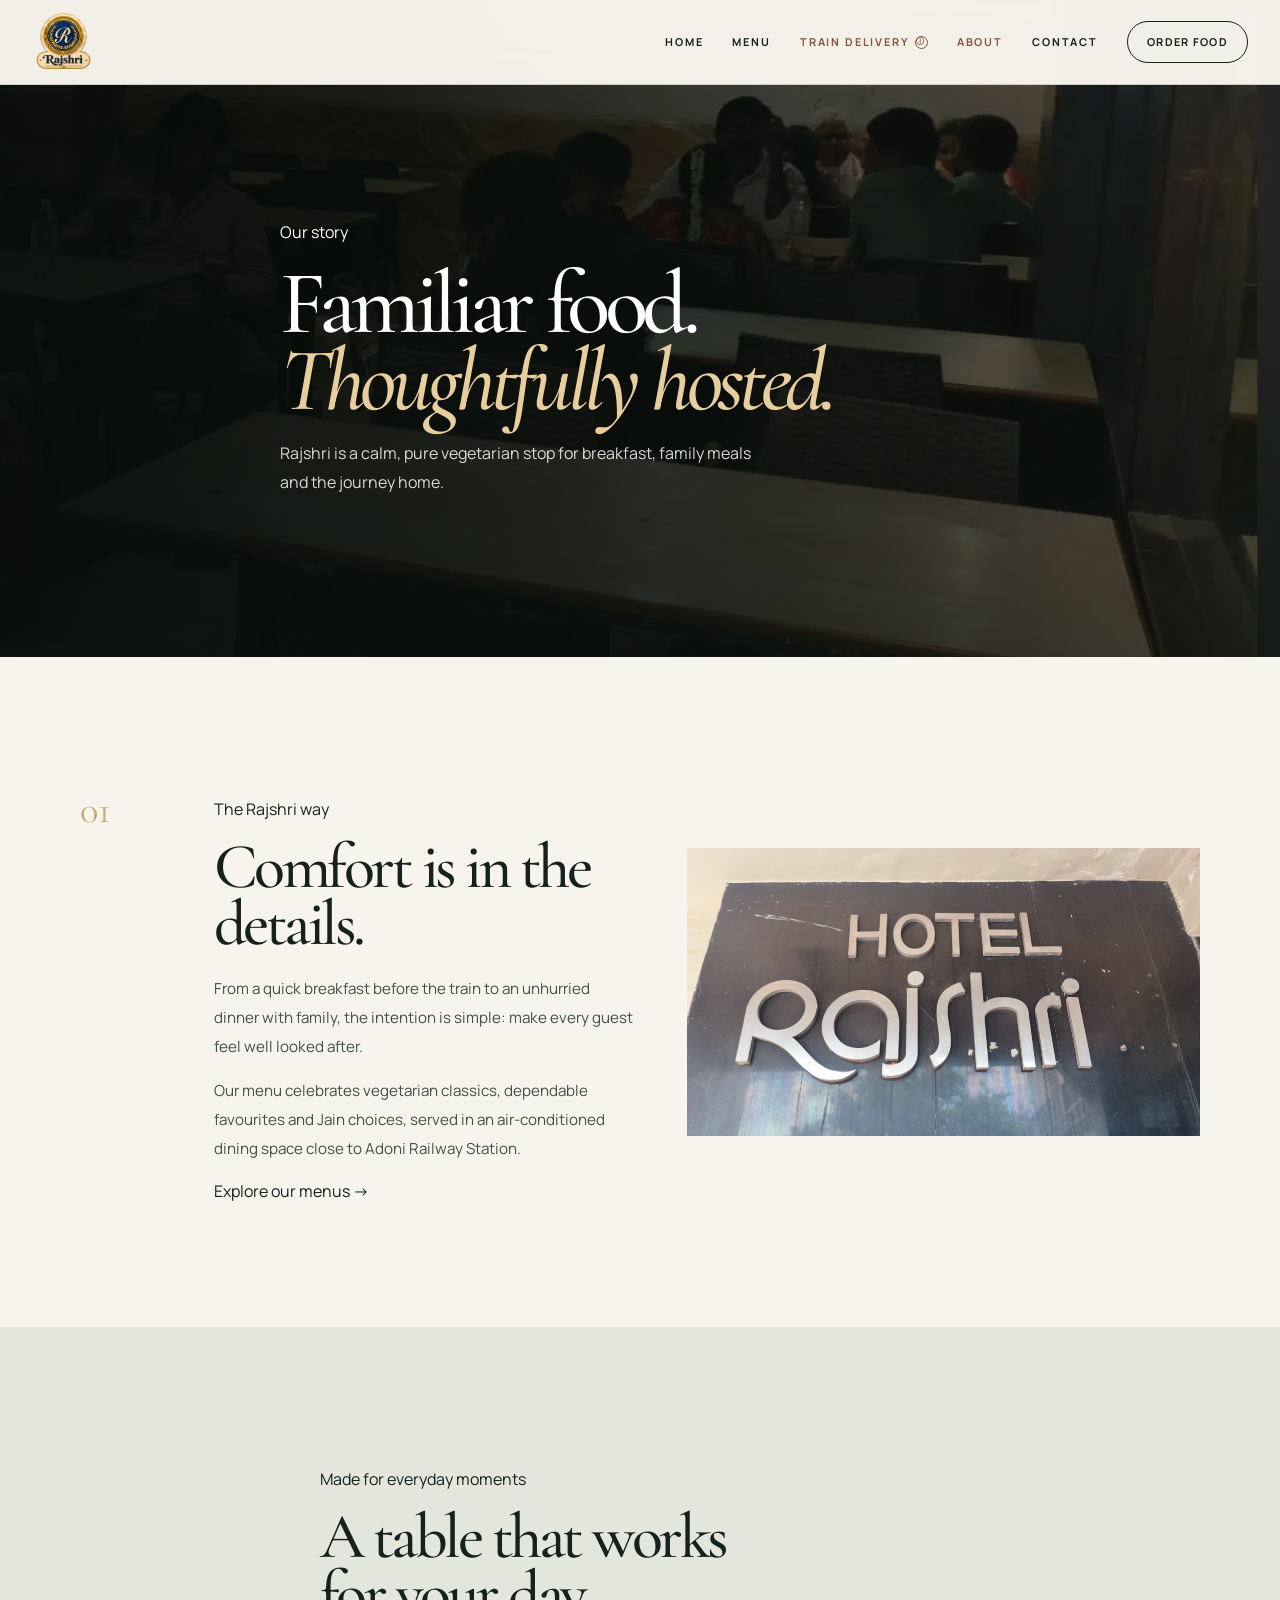
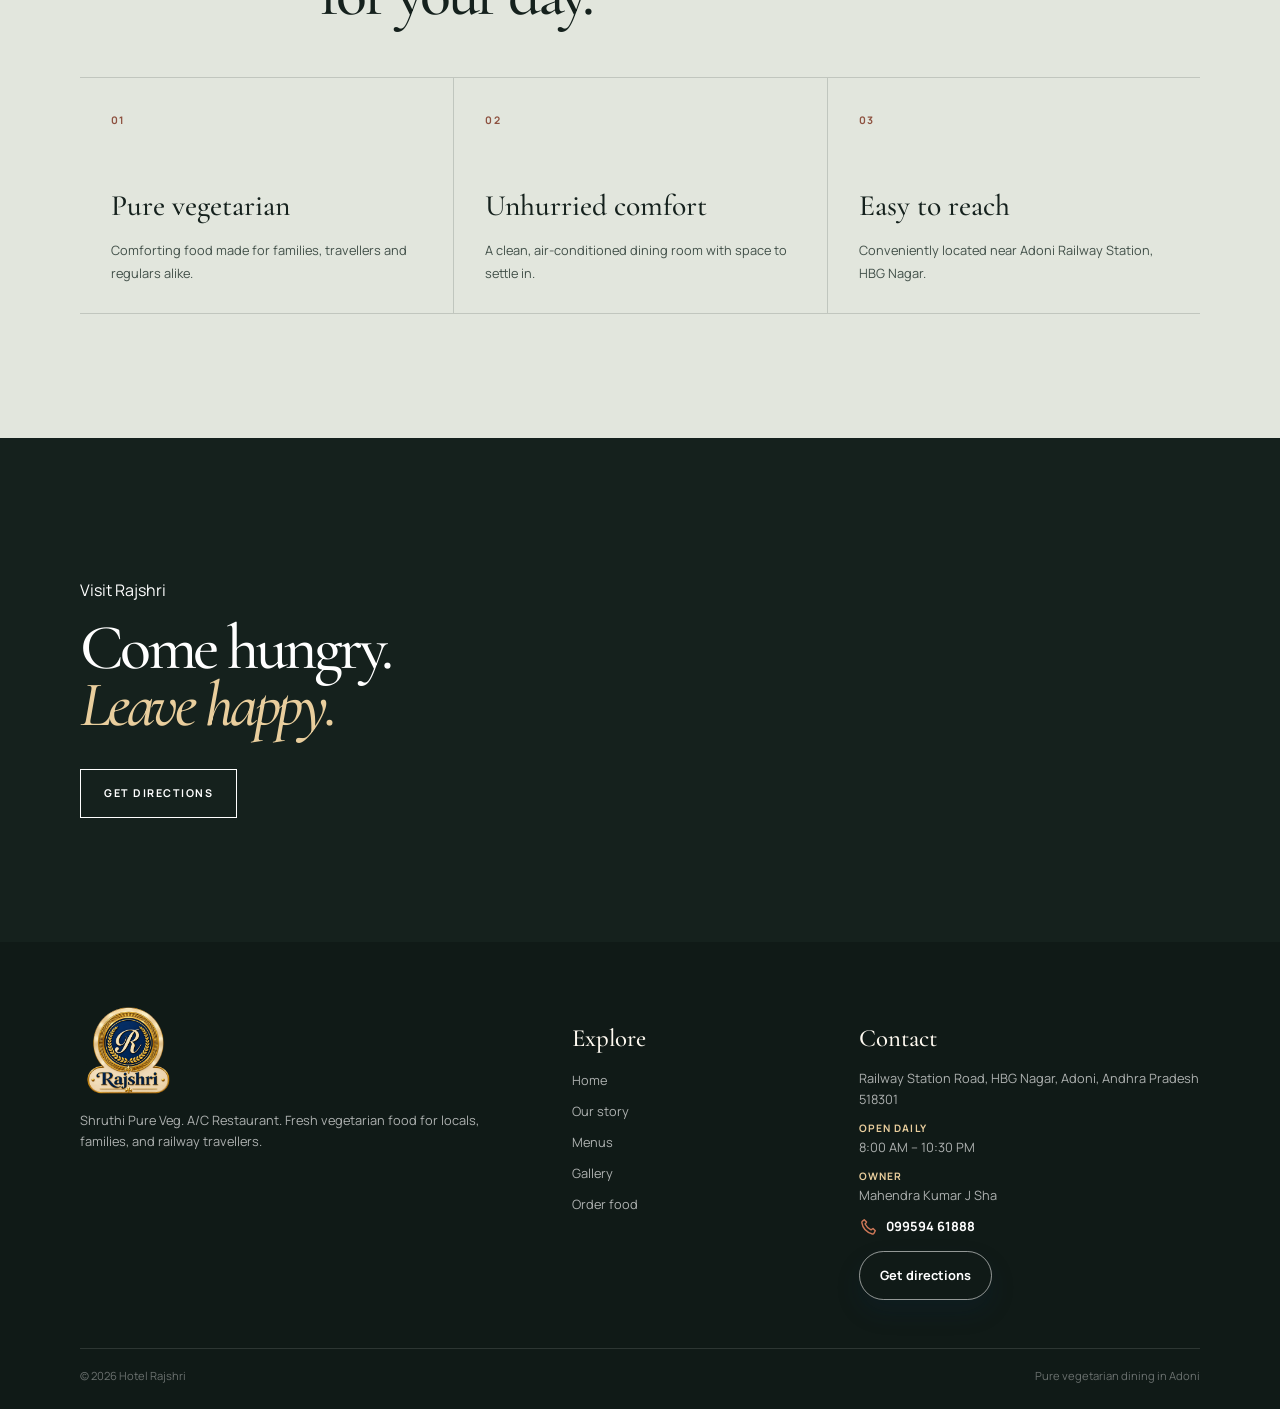
<file: about.html>
<!doctype html>
<html lang="en">
<head>
  <meta charset="utf-8">
  <meta name="viewport" content="width=device-width,initial-scale=1">
  <title>Our Story | Rajshri Pure Veg</title>
  <link rel="icon" type="image/png" href="assets/logo-cropped.png">
  <link rel="stylesheet" href="css/styles.css">
  <link rel="stylesheet" href="css/luxury.css">
</head>
<body class="luxury-page about-luxury">
  <div id="site-header"></div>
  <main>
    <section class="inner-hero inner-hero-about">
      <div class="container inner-hero-copy">
        <p class="lux-kicker">Our story</p>
        <h1>Familiar food.<br><em>Thoughtfully hosted.</em></h1>
        <p>Rajshri is a calm, pure vegetarian stop for breakfast, family meals and the journey home.</p>
      </div>
    </section>

    <section class="lux-section story-editorial">
      <div class="container editorial-grid">
        <div class="editorial-number" aria-hidden="true">01</div>
        <div class="editorial-copy">
          <p class="lux-kicker">The Rajshri way</p>
          <h2>Comfort is in the details.</h2>
          <p>From a quick breakfast before the train to an unhurried dinner with family, the intention is simple: make every guest feel well looked after.</p>
          <p>Our menu celebrates vegetarian classics, dependable favourites and Jain choices, served in an air-conditioned dining space close to Adoni Railway Station.</p>
          <a class="lux-text-link" href="menu.html">Explore our menus <span aria-hidden="true">&#8594;</span></a>
        </div>
        <figure class="editorial-photo editorial-photo-sign"><img src="assets/photos/interior-name-sign.jpeg" alt="Hotel Rajshri name sign" width="2048" height="1152" loading="lazy" decoding="async"></figure>
      </div>
    </section>

    <section class="lux-section lux-sage-section">
      <div class="container values-intro"><p class="lux-kicker">Made for everyday moments</p><h2>A table that works<br>for your day.</h2></div>
      <div class="container values-grid">
        <article><span>01</span><h3>Pure vegetarian</h3><p>Comforting food made for families, travellers and regulars alike.</p></article>
        <article><span>02</span><h3>Unhurried comfort</h3><p>A clean, air-conditioned dining room with space to settle in.</p></article>
        <article><span>03</span><h3>Easy to reach</h3><p>Conveniently located near Adoni Railway Station, HBG Nagar.</p></article>
      </div>
    </section>

    <section class="lux-section visit-strip"><div class="container"><p class="lux-kicker">Visit Rajshri</p><h2>Come hungry.<br><em>Leave happy.</em></h2><a class="lux-outline-button" href="https://www.google.com/maps/search/?api=1&amp;query=Rajshri%20Pure%20Veg%20Restaurant%2C%20Adoni" target="_blank" rel="noopener">Get directions</a></div></section>
  </main>
  <div id="site-footer"></div><div class="toast"></div>
  <script src="js/data.js"></script><script src="js/app.js"></script>
</body>
</html>
</file>
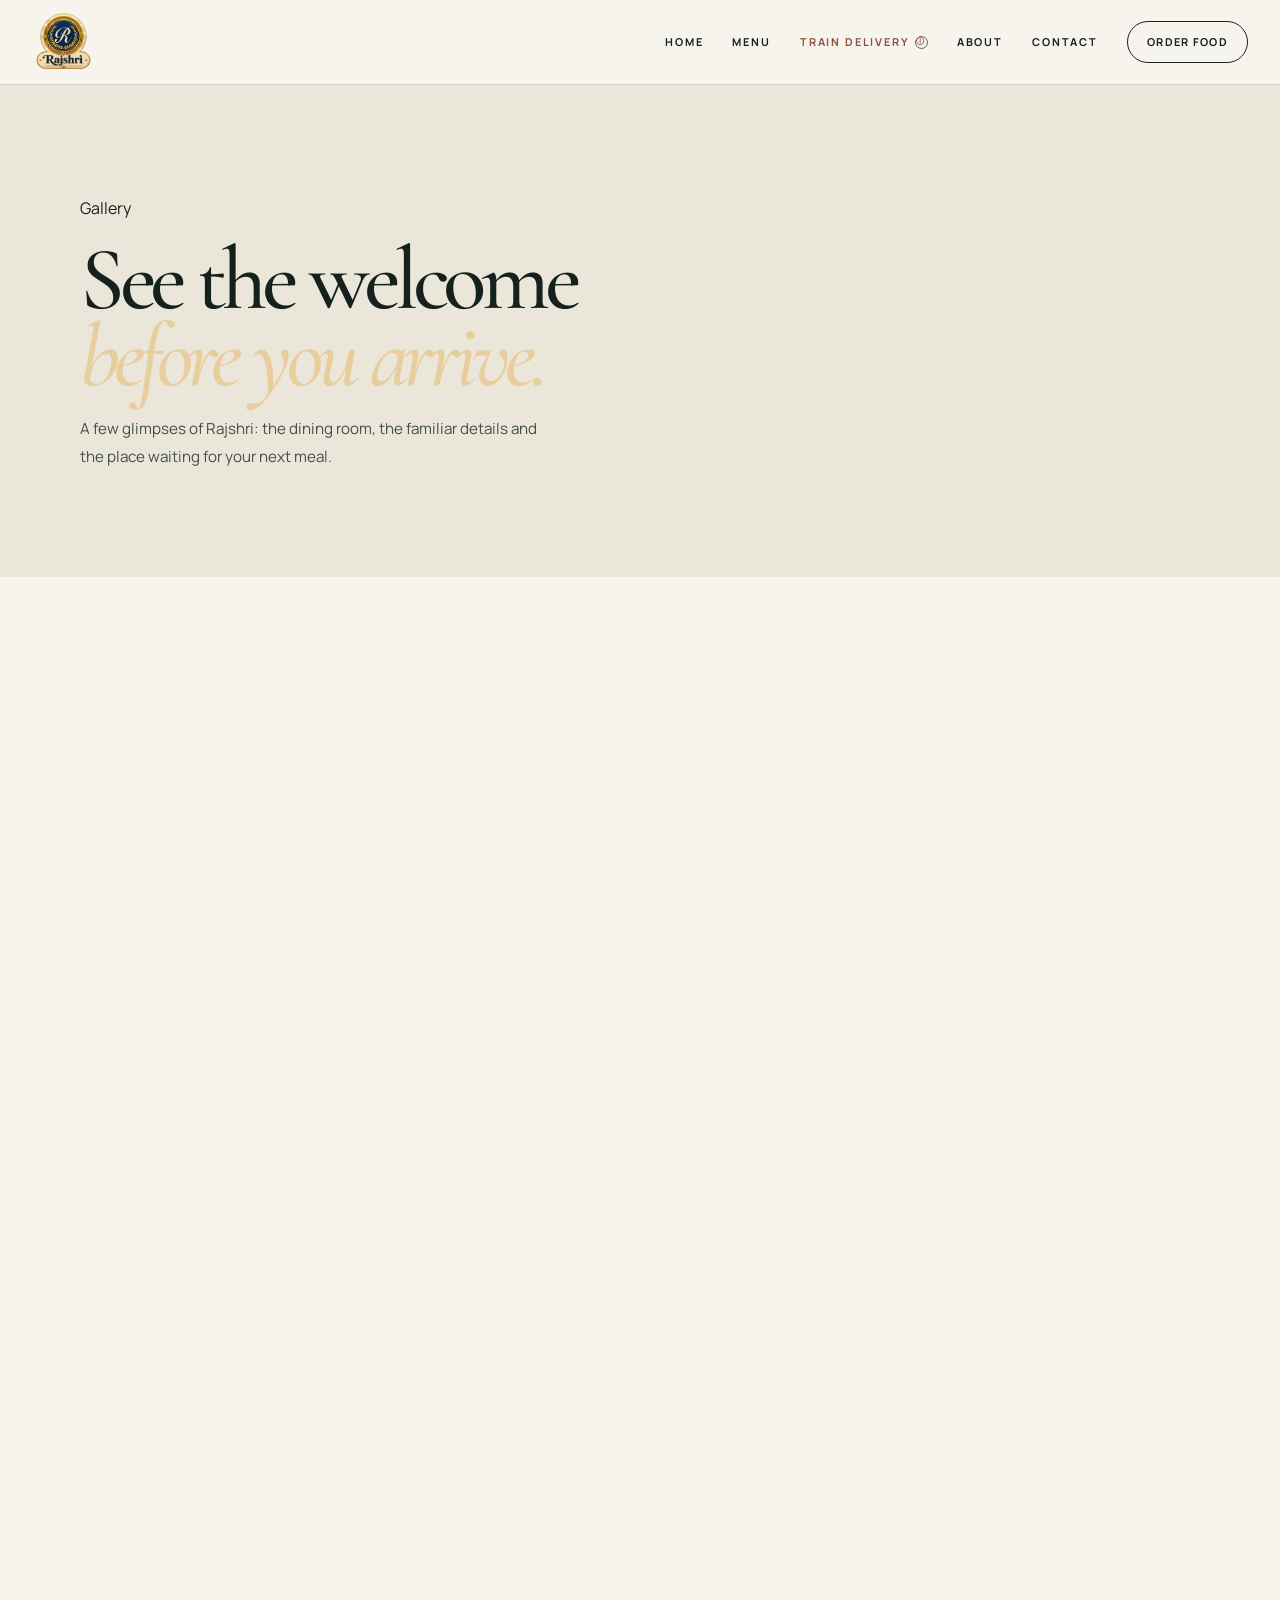
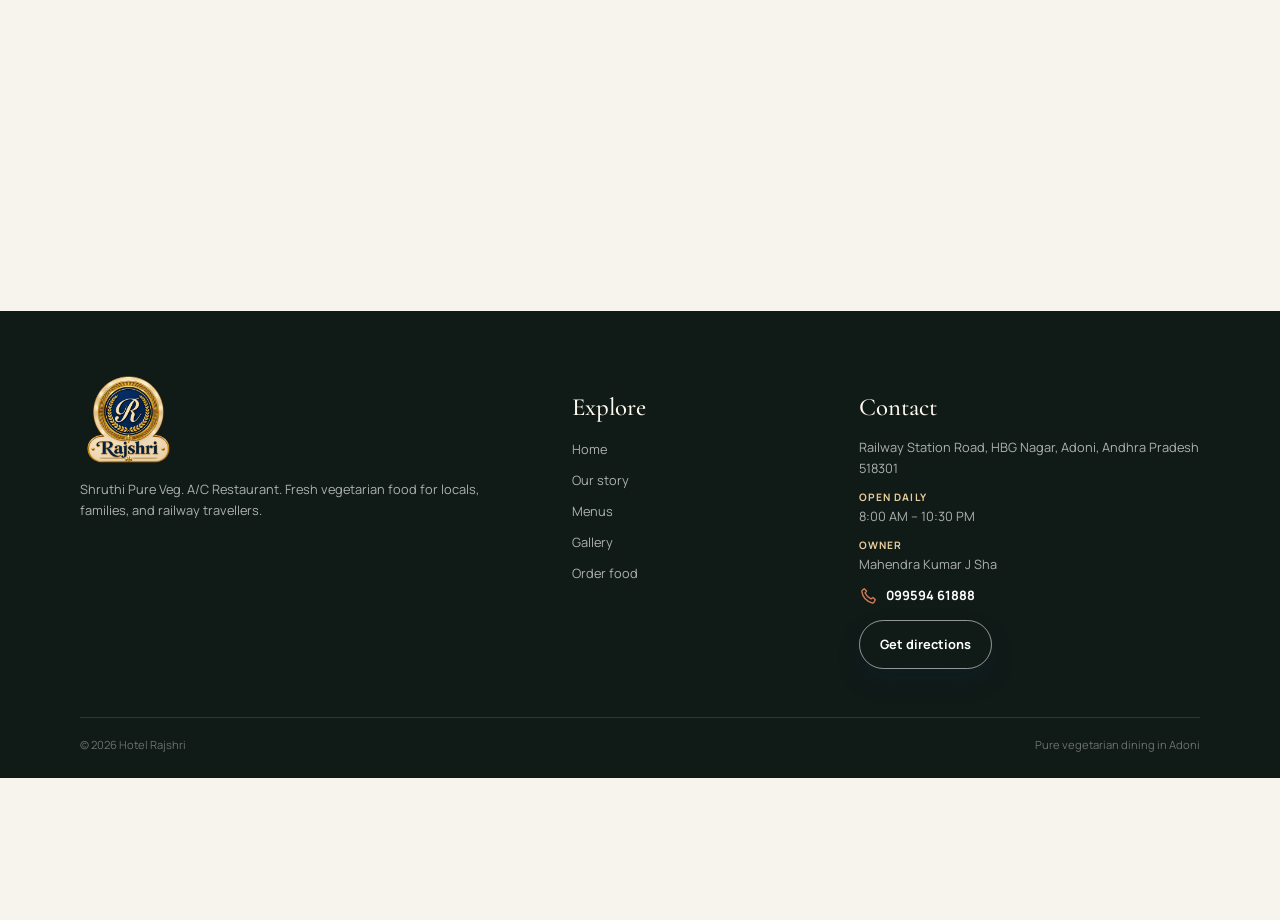
<file: gallery.html>
<!doctype html>
<html lang="en">
<head>
  <meta charset="utf-8">
  <meta name="viewport" content="width=device-width,initial-scale=1">
  <title>Gallery | Rajshri Pure Veg</title>
  <link rel="icon" type="image/png" href="assets/logo-cropped.png">
  <link rel="stylesheet" href="css/styles.css">
  <link rel="stylesheet" href="css/luxury.css">
</head>
<body class="luxury-page gallery-luxury">
  <div id="site-header"></div>
  <main>
    <section class="gallery-intro"><div class="container"><p class="lux-kicker">Gallery</p><h1>See the welcome<br><em>before you arrive.</em></h1><p>A few glimpses of Rajshri: the dining room, the familiar details and the place waiting for your next meal.</p></div></section>
    <section class="lux-gallery"><div class="container gallery-masonry">
      <a class="gallery-tile tile-wide" href="assets/photos/dining-area-customers.jpeg" target="_blank" rel="noopener"><img src="assets/photos/dining-area-customers.jpeg" alt="Guests dining at Rajshri" width="1200" height="900" loading="lazy" decoding="async"><span>Shared meals</span></a>
      <a class="gallery-tile tile-tall" href="assets/photos/restaurant-interior.webp" target="_blank" rel="noopener"><img src="assets/photos/restaurant-interior.webp" alt="Rajshri dining room" width="1600" height="1067" loading="lazy" decoding="async"><span>Dining room</span></a>
      <a class="gallery-tile" href="assets/photos/interior-seating-booths.jpeg" target="_blank" rel="noopener"><img src="assets/photos/interior-seating-booths.jpeg" alt="Booth seating at Rajshri" width="1200" height="900" loading="lazy" decoding="async"><span>A quiet corner</span></a>
      <a class="gallery-tile" href="assets/photos/sweets-display-counter.jpeg" target="_blank" rel="noopener"><img src="assets/photos/sweets-display-counter.jpeg" alt="Sweets display counter" width="1200" height="900" loading="lazy" decoding="async"><span>A little sweetness</span></a>
      <a class="gallery-tile tile-wide tile-signboard" href="assets/photos/exterior-signboard.jpeg" target="_blank" rel="noopener"><img src="assets/photos/exterior-signboard.jpeg" alt="Rajshri exterior signboard" width="1200" height="900" loading="lazy" decoding="async"><span>Find us in Adoni</span></a>
    </div></section>
  </main>
  <div id="site-footer"></div><div class="toast"></div>
  <script src="js/data.js"></script><script src="js/app.js"></script>
</body>
</html>
</file>
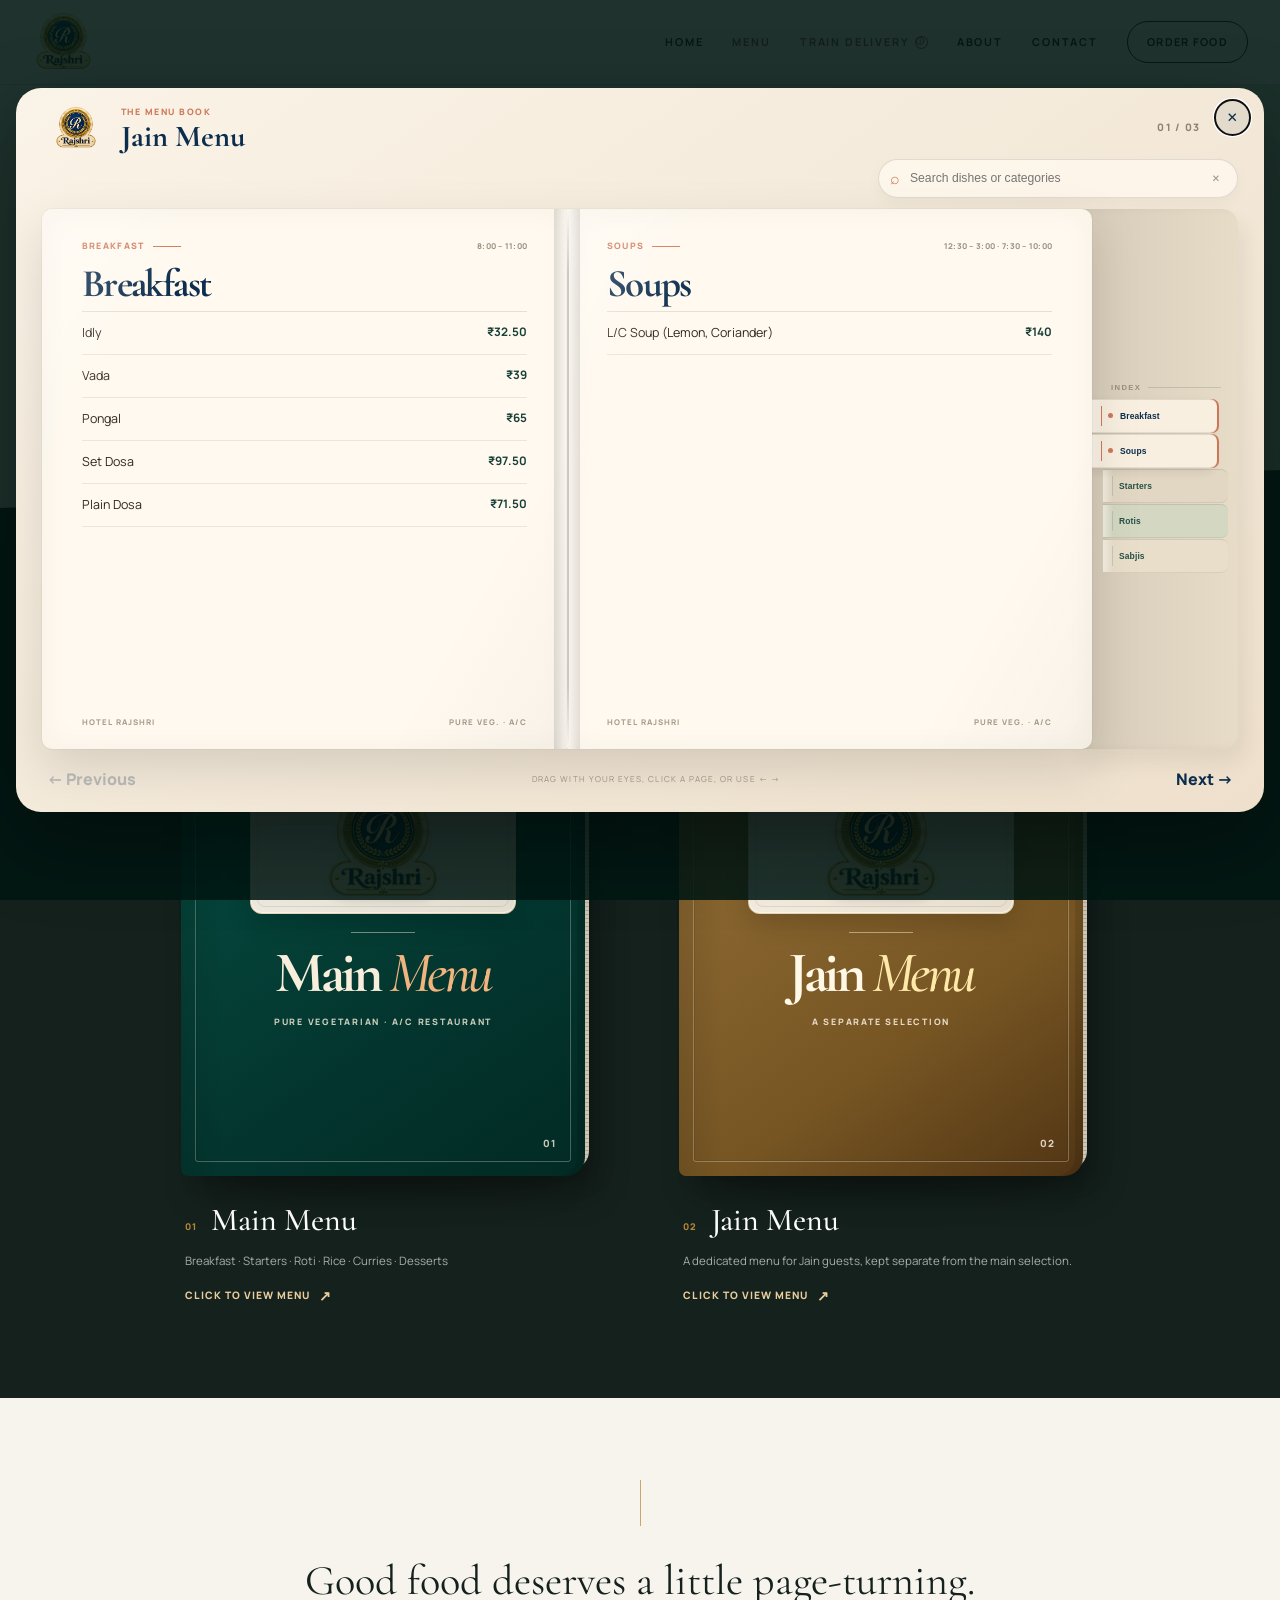
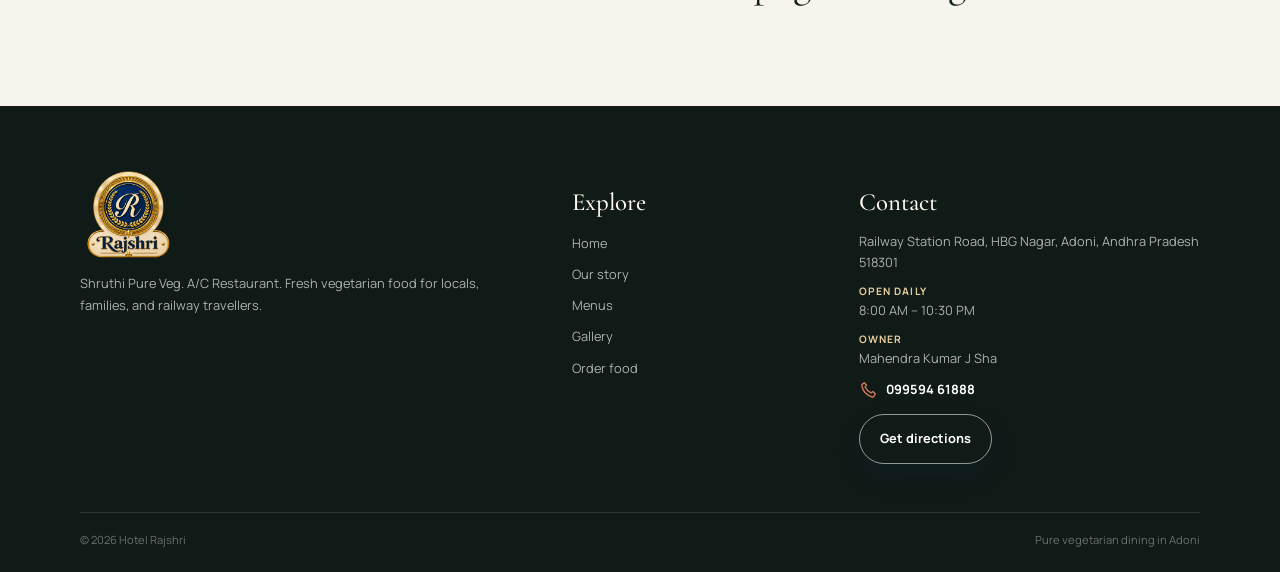
<file: jain-menu.html>
<!doctype html>
<html lang="en">
<head>
  <meta charset="utf-8">
  <meta name="viewport" content="width=device-width,initial-scale=1">
  <meta http-equiv="refresh" content="0; url=menu.html?book=jain">
  <title>Jain Menu · Hotel Rajshri</title>
  <link rel="icon" type="image/png" href="assets/logo-cropped.png">
  <link rel="stylesheet" href="css/styles.css">
</head>
<body>
  <script>window.location.replace('menu.html?book=jain');</script>
  <noscript><a href="menu.html?book=jain">Open Jain Menu</a></noscript>
</body>
</html>
</file>
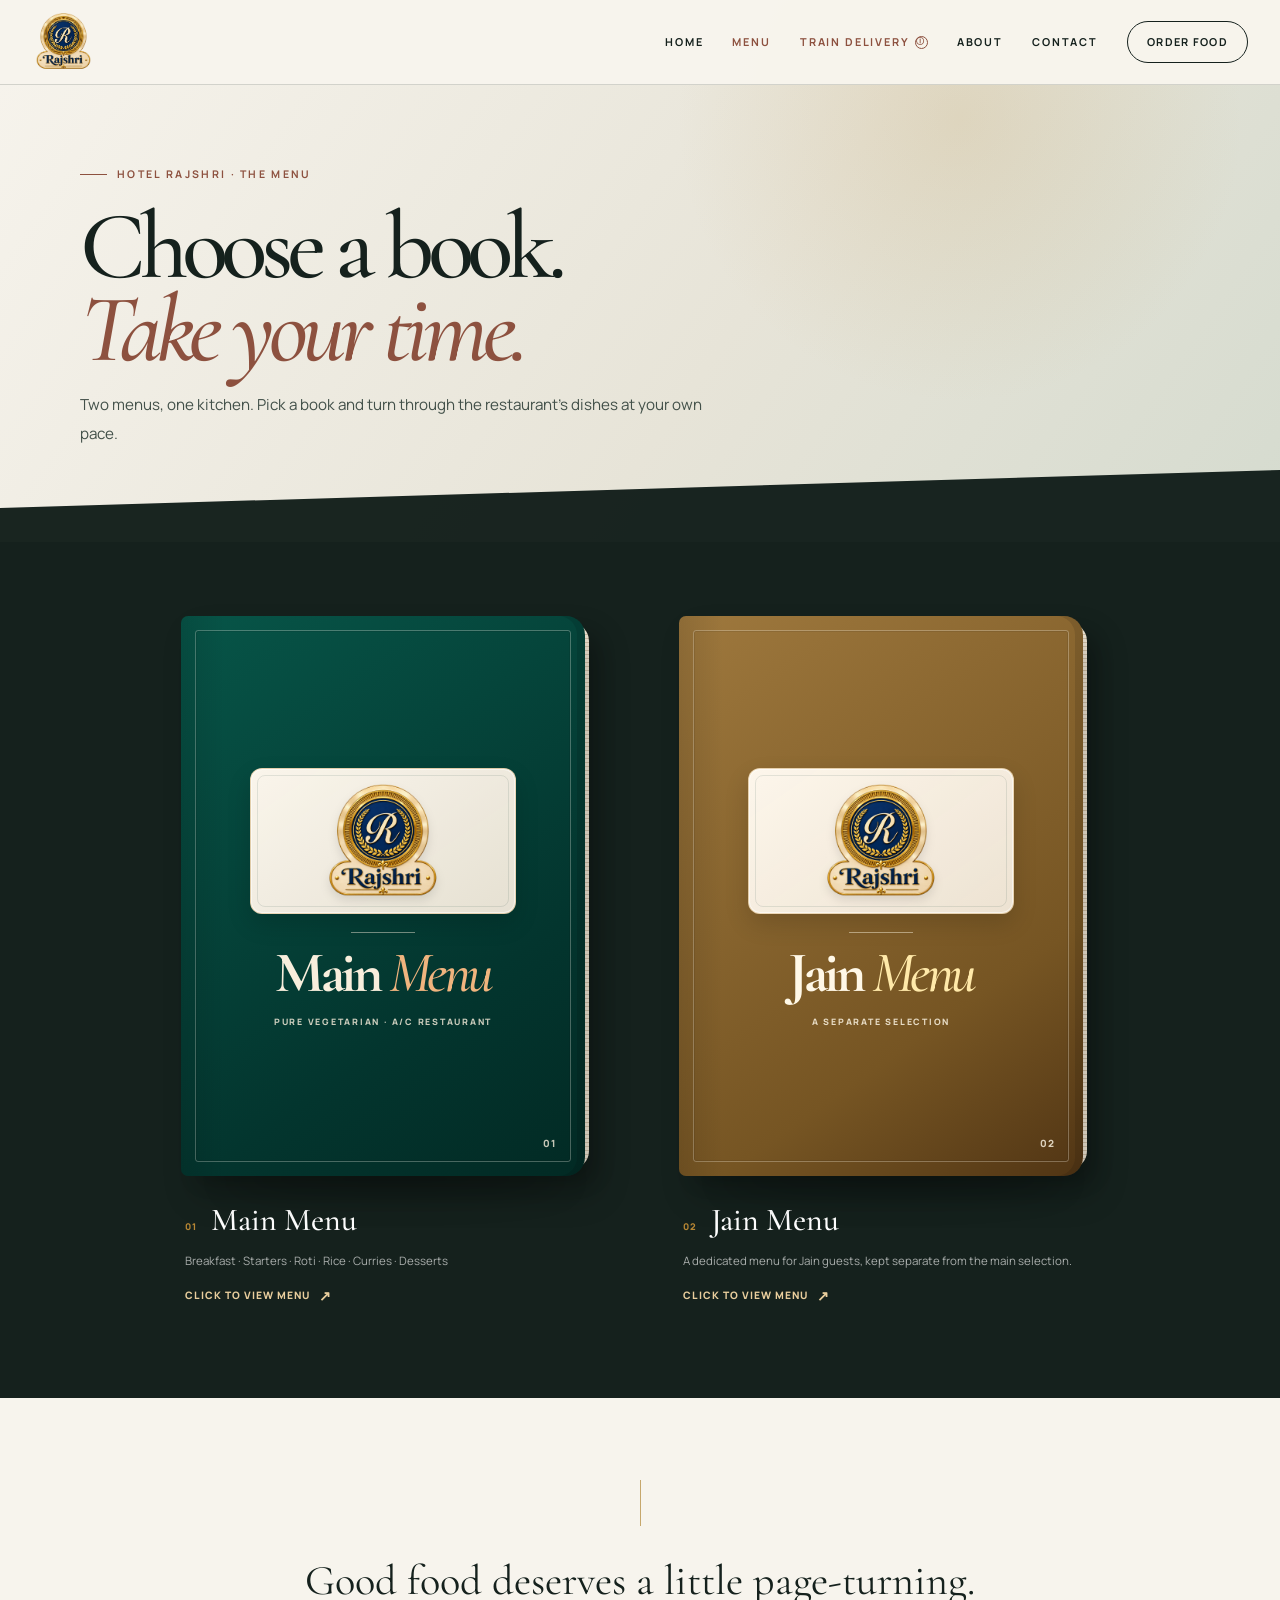
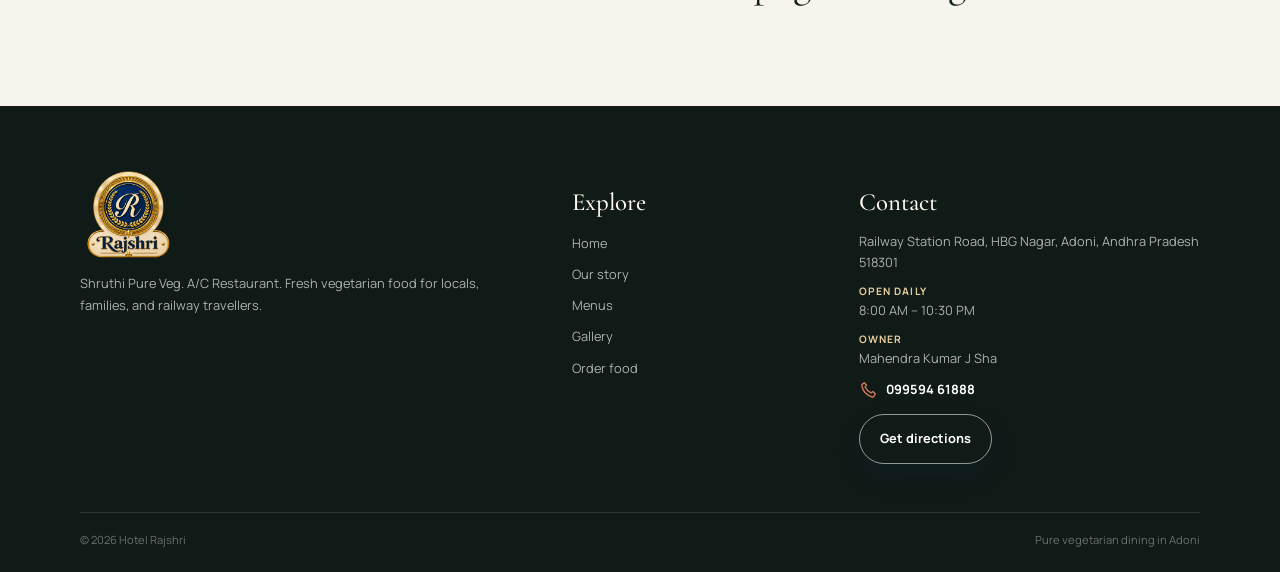
<file: menu.html>
<!doctype html>
<html lang="en">
<head>
  <meta charset="utf-8">
  <meta name="viewport" content="width=device-width,initial-scale=1">
  <title>Menus · Hotel Rajshri</title>
  <link rel="icon" type="image/png" href="assets/logo-cropped.png">
  <link rel="stylesheet" href="css/styles.css">
  <link rel="stylesheet" href="css/menu-books.css">
  <link rel="stylesheet" href="css/luxury.css">
</head>
<body class="menu-book-page luxury-page">
  <div id="site-header"></div>
  <main>
    <section class="menu-book-hero">
      <div class="menu-book-grain"></div>
      <div class="container menu-book-intro">
        <div class="eyebrow">Hotel Rajshri · The menu</div>
        <h1 class="serif">Choose a book.<br><em>Take your time.</em></h1>
        <p>Two menus, one kitchen. Pick a book and turn through the restaurant's dishes at your own pace.</p>
      </div>
    </section>

    <section class="menu-library section compact">
      <div class="container">
        <div class="book-shelf" aria-label="Restaurant menus">
          <article class="menu-book-card main-book" data-book="main" tabindex="0" role="button" aria-label="Open Main Menu">
            <div class="book-shadow"></div>
            <div class="book-object">
              <div class="book-pages-edge"></div>
              <div class="book-cover book-cover-main">
                <div class="cover-inner">
                  <div class="cover-logo-plaque"><img class="cover-logo" src="assets/logo-cropped.png" alt="Hotel Rajshri"></div>
                  <span class="cover-rule"></span>
                  <h2 class="serif">Main <em>Menu</em></h2>
                  <span class="cover-sub">PURE VEGETARIAN · A/C RESTAURANT</span>
                  <span class="cover-corner">01</span>
                </div>
              </div>
              <span class="book-ribbon">Open</span>
            </div>
            <div class="book-card-copy">
              <div><span class="book-number">01</span><h3>Main Menu</h3></div>
              <p>Breakfast · Starters · Roti · Rice · Curries · Desserts</p>
              <span class="book-open">Click to view menu <b>↗</b></span>
            </div>
          </article>

          <article class="menu-book-card jain-book" data-book="jain" tabindex="0" role="button" aria-label="Open Jain Menu">
            <div class="book-shadow"></div>
            <div class="book-object">
              <div class="book-pages-edge"></div>
              <div class="book-cover book-cover-jain">
                <div class="cover-inner">
                  <div class="cover-logo-plaque"><img class="cover-logo" src="assets/logo-cropped.png" alt="Hotel Rajshri"></div>
                  <span class="cover-rule"></span>
                  <h2 class="serif">Jain <em>Menu</em></h2>
                  <span class="cover-sub">A SEPARATE SELECTION</span>
                  <span class="cover-corner">02</span>
                </div>
              </div>
              <span class="book-ribbon">Open</span>
            </div>
            <div class="book-card-copy">
              <div><span class="book-number">02</span><h3>Jain Menu</h3></div>
              <p>A dedicated menu for Jain guests, kept separate from the main selection.</p>
              <span class="book-open">Click to view menu <b>↗</b></span>
            </div>
          </article>
        </div>
      </div>
    </section>

    <section class="menu-book-bottom">
      <div class="container">
        <div class="menu-bottom-line"></div>
        <p class="serif">Good food deserves a little page-turning.</p>
      </div>
    </section>
  </main>

  <div class="menu-reader" id="menu-reader" aria-hidden="true">
    <div class="reader-backdrop" data-close-reader></div>
    <div class="reader-shell" role="dialog" aria-modal="true" aria-labelledby="reader-title">
      <button class="reader-close" type="button" aria-label="Close menu">×</button>
      <div class="reader-topbar">
        <div class="reader-brand"><img src="assets/logo-cropped.png" alt="Hotel Rajshri"><div><span class="reader-kicker">THE MENU BOOK</span><h2 id="reader-title" class="serif">Main Menu</h2></div></div>
        <div class="reader-counter"><span id="reader-page">01</span> / <span id="reader-total">03</span></div>
      </div>

      <div class="reader-toolbar">
        <div class="reader-search-wrap">
          <span>⌕</span>
          <input id="reader-search" type="search" placeholder="Search dishes or categories" autocomplete="off">
          <button id="reader-search-clear" type="button" aria-label="Clear search">×</button>
        </div>
        <div class="reader-search-results" id="reader-search-results" hidden></div>
      </div>

      <div class="reader-book-stage">
        <div class="reader-book" id="reader-book">
          <div class="reader-spine"></div>
          <div class="reader-page reader-left" id="reader-left"></div>
          <div class="reader-page reader-right" id="reader-right"></div>
        </div>
        <aside class="reader-index" aria-label="Menu categories">
          <div class="reader-index-cap"><span>INDEX</span><i></i></div>
          <div class="reader-tabs" id="reader-tabs"></div>
        </aside>
      </div>

      <div class="reader-controls">
        <button class="reader-arrow" id="reader-prev" type="button" aria-label="Previous page">← <span>Previous</span></button>
        <div class="reader-hint">Drag with your eyes, click a page, or use ← →</div>
        <button class="reader-arrow" id="reader-next" type="button" aria-label="Next page"><span>Next</span> →</button>
      </div>
    </div>
  </div>

  <div id="site-footer"></div>
  <div class="toast"></div>
  <script src="js/data.js"></script>
  <script src="js/app.js"></script>
  <script src="js/menu-books.js"></script>
</body>
</html>
</file>
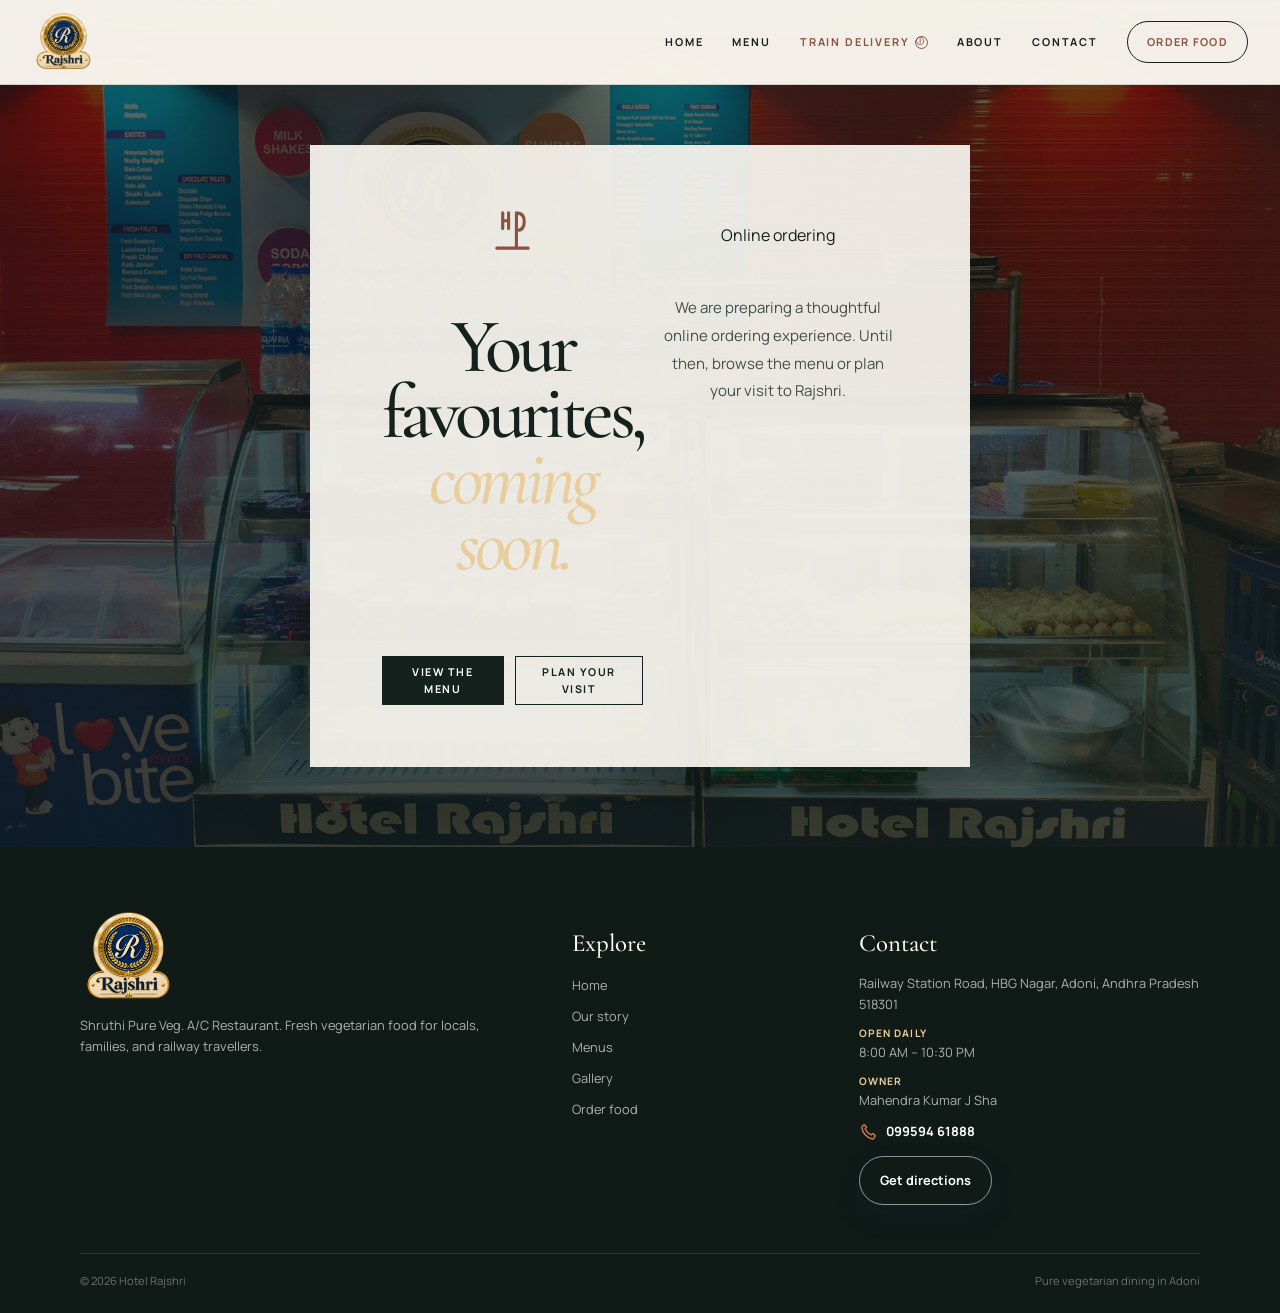
<file: order.html>
<!doctype html>
<html lang="en">
<head>
  <meta charset="utf-8">
  <meta name="viewport" content="width=device-width,initial-scale=1">
  <title>Order Food | Rajshri Pure Veg</title>
  <link rel="icon" type="image/png" href="assets/logo-cropped.png">
  <link rel="stylesheet" href="css/styles.css">
  <link rel="stylesheet" href="css/luxury.css">
</head>
<body class="luxury-page order-luxury">
  <div id="site-header"></div>
  <main><section class="order-hero"><div class="order-card"><div class="order-icon" aria-hidden="true"><svg viewBox="0 0 24 24"><path d="M7 3v8M10 3v8M7 7h3M14 3v18M14 3c3 0 4 2.2 4 4.5S17 12 14 12M4 21h16" fill="none" stroke="currentColor" stroke-linecap="round" stroke-linejoin="round" stroke-width="1.6"/></svg></div><p class="lux-kicker">Online ordering</p><h1>Your favourites,<br><em>coming soon.</em></h1><p>We are preparing a thoughtful online ordering experience. Until then, browse the menu or plan your visit to Rajshri.</p><div class="order-actions"><a class="lux-solid-button" href="menu.html">View the menu</a><a class="lux-outline-button" href="index.html#visit">Plan your visit</a></div></div></section></main>
  <div id="site-footer"></div>
  <script src="js/data.js"></script><script src="js/app.js"></script>
</body>
</html>
</file>
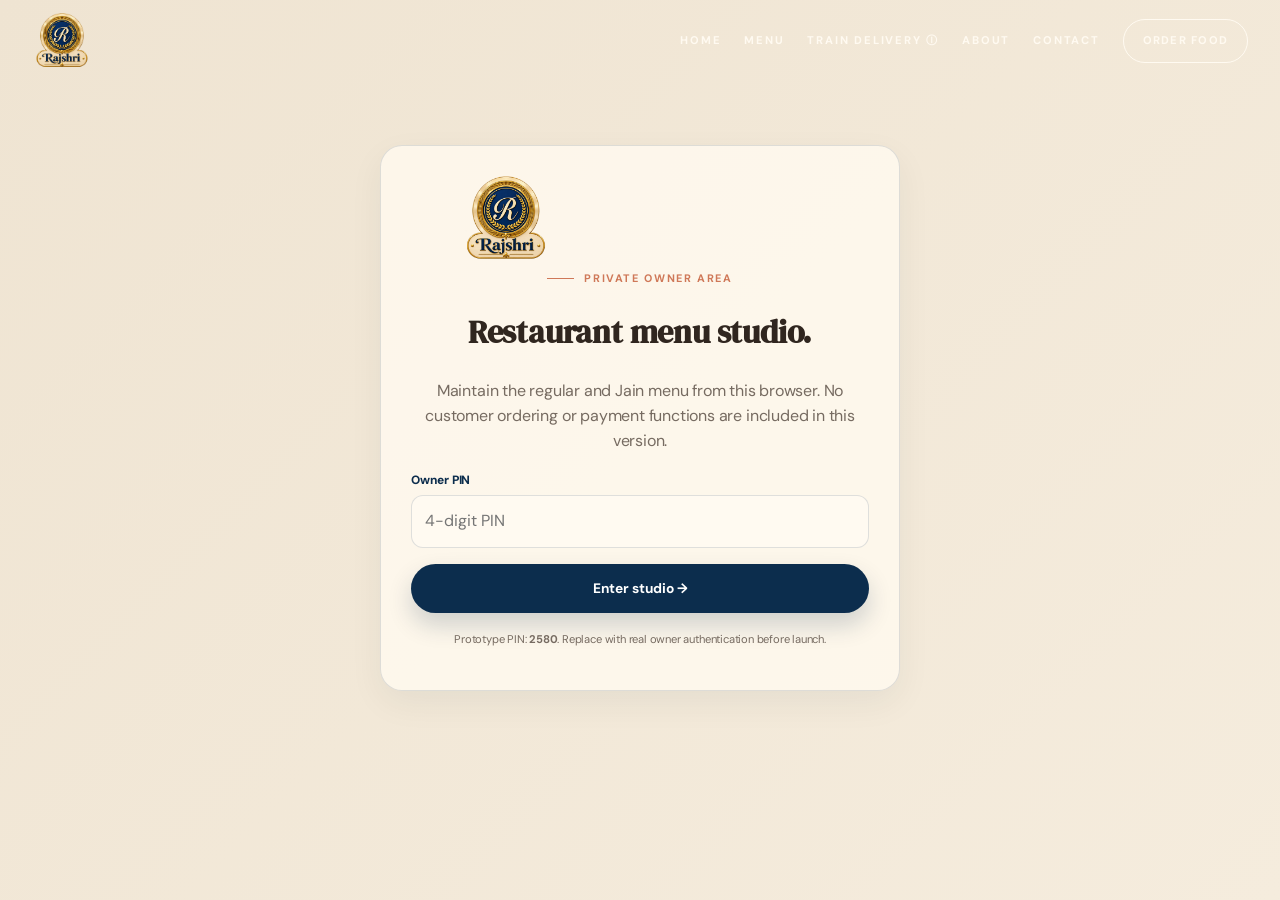
<file: owner.html>
<!doctype html><html lang="en"><head><meta charset="utf-8"><meta name="viewport" content="width=device-width,initial-scale=1"><title>Owner Menu Studio · Hotel Rajshri</title><link rel="stylesheet" href="css/styles.css"></head><body><div id="site-header"></div><main class="owner-shell"><div class="container"><div id="owner-login" class="panel owner-login"><img src="assets/logo-cropped.png" class="owner-login-logo" alt="Rajshri"><div class="eyebrow" style="justify-content:center">Private owner area</div><h1 class="serif">Restaurant menu studio.</h1><p class="muted">Maintain the regular and Jain menu from this browser. No customer ordering or payment functions are included in this version.</p><div class="field" style="text-align:left"><label>Owner PIN</label><input id="owner-pin" type="password" inputmode="numeric" maxlength="4" placeholder="4-digit PIN"></div><button class="btn btn-primary" id="owner-enter" style="width:100%;margin-top:16px">Enter studio →</button><p class="auth-note">Prototype PIN: <strong>2580</strong>. Replace with real owner authentication before launch.</p></div><div id="owner-app" hidden><div class="owner-grid"><aside class="owner-sidebar"><img class="owner-logo" src="assets/logo-cropped.png" alt="Rajshri"><div class="owner-nav"><button class="active" data-view="menu">Menu Studio</button><button data-view="jain">Jain Menu</button></div><button class="btn btn-gold" style="width:100%;margin-top:16px" id="owner-reset">Sign out</button></aside><section class="owner-main"><div id="owner-menu" class="owner-view"></div><div id="owner-jain" class="owner-view" hidden></div></section></div></div></div></main><script src="js/data.js"></script><script src="js/app.js"></script><script>
const pin=document.getElementById('owner-pin'),login=document.getElementById('owner-login'),app=document.getElementById('owner-app');
document.getElementById('owner-enter').onclick=()=>{if(pin.value!=='2580')return alert('Use prototype owner PIN 2580');sessionStorage.setItem('rajshri-owner','1');show()};document.getElementById('owner-reset').onclick=()=>{sessionStorage.removeItem('rajshri-owner');location.reload()};
const views={menu:document.getElementById('owner-menu'),jain:document.getElementById('owner-jain')};
function show(){login.hidden=true;app.hidden=false;renderMenuStudio();renderJain()}
let menuSearch='';
function filteredItems(){const q=menuSearch.trim().toLowerCase();return q?getMenu().filter(x=>x.name.toLowerCase().includes(q)||x.category.toLowerCase().includes(q)):getMenu()}
function renderMenuStudio(){const all=getMenu();const items=filteredItems().map(x=>({x,i:all.indexOf(x)}));views.menu.innerHTML=`<div class="owner-top"><div><div class="eyebrow">Menu Studio</div><h1 class="serif">Supply the menu.</h1><p class="muted">Add, edit or remove dishes without touching the customer pages. The public menu reads this browser's saved menu data.</p></div><div class="owner-actions"><button class="btn btn-light" onclick="exportMenu()">Export JSON</button><button class="btn btn-primary" onclick="addDish()">+ Add dish</button></div></div><div class="owner-panel"><div class="menu-studio-toolbar"><input id="owner-menu-search" placeholder="Search dish, category…" value="${esc(menuSearch)}" oninput="menuSearch=this.value;renderMenuStudio()"><button class="danger" onclick="resetMenu();localStorage.removeItem('rajshri-menu-v2');renderMenuStudio()">Reset supplied menu</button></div><div class="menu-editor-head"><span>Dish</span><span>Price</span><span>Category</span><span>Image URL</span><span></span></div><div class="menu-editor">${items.map(({x,i})=>{const img=imageFor(x);return `<div class="editor-row"><div class="editor-dish"><img loading="lazy" decoding="async" src="${esc(img.src)}" alt=""><input value="${esc(x.name)}" onchange="editDish(${i},'name',this.value)"></div><input type="number" step="0.5" value="${x.price}" onchange="editDish(${i},'price',this.value)"><select onchange="editDish(${i},'category',this.value)">${['Breakfast','Soups','Starters','Meals','Roti','Dal','North Indian Curries','Curd & Raita','Rice','Fried Rice','Noodles','Desserts'].map(c=>`<option ${c===x.category?'selected':''}>${c}</option>`).join('')}</select><input value="${esc(x.imageUrl||'')}" placeholder="https://… image URL" onchange="editDish(${i},'imageUrl',this.value)"><button class="danger" onclick="deleteDish(${i})" aria-label="Delete">×</button></div>`}).join('')}</div><p class="studio-note"><strong>Images:</strong> paste a direct image URL. For production, store optimized images on a CDN/object storage and keep only their URLs here.</p></div>`}
window.editDish=(i,k,v)=>{const m=getMenu();m[i][k]=k==='price'?Number(v):v;saveMenu(m);toast('Menu updated')};window.deleteDish=i=>{const m=getMenu();m.splice(i,1);saveMenu(m);renderMenuStudio()};window.addDish=()=>{const m=getMenu();m.push({category:'Starters',name:'New dish',price:0,image:'starter',imageUrl:'',imageSource:''});saveMenu(m);renderMenuStudio()};window.exportMenu=()=>{const blob=new Blob([JSON.stringify(getMenu(),null,2)],{type:'application/json'});const a=document.createElement('a');a.href=URL.createObjectURL(blob);a.download='rajshri-menu.json';a.click();setTimeout(()=>URL.revokeObjectURL(a.href),500)};
function renderJain(){views.jain.innerHTML=`<div class="owner-top"><div><div class="eyebrow">Jain Menu</div><h1 class="serif">Keep it separate.</h1><p class="muted">The Jain menu remains an independent source so it can be supplied and verified without changing the regular menu.</p></div></div><div class="owner-panel"><h2 class="serif" style="font-size:2rem;color:var(--deep);margin:0 0 8px">Jain menu source pending</h2><p class="muted">No Jain dishes are guessed here. Add the verified Jain sheet when it is supplied.</p></div>`}
$$('.owner-nav button').forEach(b=>b.onclick=()=>{$$('.owner-nav button').forEach(x=>x.classList.remove('active'));b.classList.add('active');Object.values(views).forEach(v=>v.hidden=true);views[b.dataset.view].hidden=false;if(b.dataset.view==='menu')renderMenuStudio()});
if(sessionStorage.getItem('rajshri-owner'))show();
</script></body></html>
</file>
<file: css/styles.css>
@import url('https://fonts.googleapis.com/css2?family=DM+Sans:opsz,wght@9..40,400;9..40,500;9..40,600;9..40,700&family=DM+Serif+Display:ital@0;1&display=swap');
:root{--green:#087C68;--deep:#06483D;--forest:#03352E;--cream:#F4EBDD;--ivory:#FFF9EF;--red:#C83B25;--terra:#D95C35;--gold:#C99A4A;--brown:#29231F;--gray:#756D63;--line:rgba(41,35,31,.12);--ease:cubic-bezier(.22,1,.36,1);--shadow:0 22px 60px rgba(3,53,46,.12)}
*{box-sizing:border-box}html{scroll-behavior:smooth}body{margin:0;background:var(--cream);color:var(--brown);font-family:Inter,ui-sans-serif,system-ui,-apple-system,BlinkMacSystemFont,'Segoe UI',sans-serif;line-height:1.55}body.no-scroll{overflow:hidden}a{color:inherit;text-decoration:none}button,input,textarea,select{font:inherit}.container{width:min(1180px,calc(100% - 42px));margin:auto}.serif{font-family:'Playfair Display',Georgia,serif}.muted{color:var(--gray)}.eyebrow{display:flex;align-items:center;gap:10px;text-transform:uppercase;letter-spacing:.17em;font-size:.68rem;font-weight:800;color:var(--terra)}.eyebrow:before{content:'';width:27px;height:1px;background:currentColor}
/* shared nav */
.site-header{position:fixed;inset:0 0 auto;z-index:100;padding:12px 0;transition:transform .55s var(--ease),opacity .4s}.site-header:after{content:'';position:absolute;left:18px;right:18px;top:8px;height:70px;border-radius:18px;background:rgba(255,249,239,.78);border:1px solid rgba(255,249,239,.5);box-shadow:0 16px 42px rgba(3,53,46,.12);backdrop-filter:blur(22px);z-index:-1;transition:background .45s,box-shadow .45s}.site-header.on-dark:after{background:rgba(3,53,46,.32);border-color:rgba(255,249,239,.17);box-shadow:0 18px 48px rgba(0,0,0,.18)}.site-header.on-dark .nav-links a{color:#fff}.site-header.on-dark .nav-links a:hover,.site-header.on-dark .nav-links a.active{background:rgba(255,249,239,.16)}.nav{height:64px;display:flex;align-items:center;justify-content:space-between;gap:20px;padding:0 18px}.brand-logo{display:block;width:146px;height:57px;object-fit:contain;object-position:left center}.nav-links{display:flex;align-items:center;gap:4px}.nav-links a{padding:10px 13px;border-radius:999px;font-weight:700;font-size:.88rem;color:var(--brown);transition:transform .3s var(--ease),background .3s,color .3s}.nav-links a:hover{transform:translateY(-2px)}.nav-links a.active{background:var(--forest);color:var(--ivory)}.nav-links .nav-order{background:var(--gold);color:var(--brown);padding-inline:20px;box-shadow:0 8px 22px rgba(201,154,74,.22)}.menu-toggle{display:none;border:0;background:rgba(255,249,239,.95);border-radius:12px;padding:9px 12px;color:var(--forest);font-size:1.2rem}
/* loader */
.loader{position:fixed;inset:0;background:var(--forest);display:grid;place-items:center;z-index:1000;transition:opacity .65s var(--ease),visibility .65s}.loader.hide{opacity:0;visibility:hidden}.loader img{width:190px;height:auto;filter:drop-shadow(0 14px 28px rgba(0,0,0,.22))}.loader p{color:#e9dbc2;text-align:center;text-transform:uppercase;letter-spacing:.2em;font-size:.65rem;margin:12px 0 0}
/* buttons */
.btn{display:inline-flex;align-items:center;justify-content:center;gap:9px;border:1px solid transparent;border-radius:999px;padding:12px 18px;font-weight:800;cursor:pointer;transition:transform .35s var(--ease),box-shadow .35s,background .35s}.btn:hover{transform:translateY(-3px)}.btn-primary{background:var(--green);color:#fff;box-shadow:0 12px 26px rgba(8,124,104,.2)}.btn-primary:hover{background:var(--deep)}.btn-gold{background:var(--gold);color:var(--brown);box-shadow:0 12px 26px rgba(201,154,74,.18)}.btn-light{background:rgba(255,249,239,.86);border-color:var(--line);color:var(--deep)}.btn-dark{background:var(--forest);color:var(--ivory)}
/* hero */
.hero{position:relative;min-height:820px;height:96vh;max-height:980px;overflow:hidden;color:var(--ivory);display:flex;align-items:flex-end}.hero-media{position:absolute;inset:0}.hero-media img{width:100%;height:100%;object-fit:cover;object-position:center;animation:heroDrift 18s ease-in-out infinite alternate}.hero:before{content:'';position:absolute;inset:0;background:linear-gradient(90deg,rgba(2,22,18,.92),rgba(2,22,18,.62) 42%,rgba(2,22,18,.10) 82%),linear-gradient(0deg,rgba(2,22,18,.72),transparent 52%);z-index:1}.hero:after{content:'';position:absolute;inset:0;background:radial-gradient(circle at 78% 30%,rgba(201,154,74,.13),transparent 26%),linear-gradient(120deg,transparent 35%,rgba(255,255,255,.04),transparent 70%);z-index:1;mix-blend-mode:screen}@keyframes heroDrift{from{transform:scale(1.01) translate3d(0,0,0)}to{transform:scale(1.055) translate3d(-1%,-.6%,0)}}.hero-content{position:relative;z-index:2;width:min(1180px,calc(100% - 42px));margin:auto;padding-bottom:92px}.hero-kicker{display:inline-flex;align-items:center;gap:9px;border:1px solid rgba(255,249,239,.28);background:rgba(255,249,239,.07);backdrop-filter:blur(10px);padding:8px 13px;border-radius:999px;text-transform:uppercase;letter-spacing:.13em;font-size:.68rem;font-weight:800}.dot{width:8px;height:8px;border-radius:50%;background:var(--gold);box-shadow:0 0 0 6px rgba(201,154,74,.08)}.hero h1{font-size:clamp(4rem,8vw,7.6rem);line-height:.86;letter-spacing:-.06em;margin:24px 0 18px;max-width:850px}.hero h1 em{font-weight:500;color:#f2b092}.hero-lead{font:500 clamp(1.2rem,2vw,1.65rem)/1.4 'Playfair Display',serif;max-width:590px}.hero-desc{max-width:570px;color:rgba(255,249,239,.76);font-size:1rem}.hero-actions{display:flex;gap:10px;margin:24px 0}.hero-meta{display:flex;gap:18px;flex-wrap:wrap;font-size:.82rem;font-weight:700;color:rgba(255,249,239,.84)}.hero-meta span{display:flex;gap:6px;align-items:center}.hero-scroll{position:absolute;right:30px;bottom:34px;z-index:3;writing-mode:vertical-rl;text-transform:uppercase;letter-spacing:.2em;font-size:.6rem;color:rgba(255,249,239,.65)}
/* reveals */
.reveal{opacity:0;transform:translateY(26px);transition:opacity .85s var(--ease),transform .85s var(--ease)}.reveal.visible{opacity:1;transform:none}.delay-1{transition-delay:.08s}.delay-2{transition-delay:.16s}.delay-3{transition-delay:.24s}
/* home sections */
.info-strip{background:var(--forest);color:var(--ivory)}.info-track{display:grid;grid-template-columns:repeat(4,1fr)}.info-item{padding:17px 20px;border-right:1px solid rgba(255,249,239,.11)}.info-item:last-child{border:0}.info-item small{display:block;color:#b9a98f;font-size:.66rem;text-transform:uppercase;letter-spacing:.13em}.info-item strong{font-size:.9rem}.section{padding:92px 0}.section.compact{padding:70px 0}.section-head{display:flex;justify-content:space-between;align-items:end;gap:30px;margin-bottom:26px}.section-head h2{font-size:clamp(2.5rem,4.8vw,4.8rem);line-height:.92;color:var(--deep);margin:8px 0 0}.section-head>p{max-width:420px;color:var(--gray);margin:0}.story-grid,.feature-grid,.map-grid{display:grid;grid-template-columns:1fr 1.12fr;gap:54px;align-items:center}.story-copy h2,.feature h2,.map-copy h2{font-size:clamp(2.7rem,5vw,5.1rem);line-height:.9;color:var(--deep);margin:10px 0 22px}.story-copy p,.feature p,.map-copy>p{color:var(--gray);max-width:560px}.story-image,.feature-image{position:relative}.story-image img,.feature-image img{width:100%;height:510px;object-fit:cover;border-radius:26px;box-shadow:var(--shadow)}.story-note{position:absolute;left:20px;bottom:20px;background:rgba(255,249,239,.9);backdrop-filter:blur(12px);border:1px solid rgba(255,255,255,.6);padding:13px 16px;border-radius:14px;box-shadow:0 14px 35px rgba(3,53,46,.12)}.story-note strong,.story-note span{display:block}.story-note span{font-size:.74rem;color:var(--gray);margin-top:2px}.meal-tabs{display:flex;flex-wrap:wrap;gap:8px}.meal-tab{padding:10px 14px;border:1px solid rgba(41,35,31,.12);border-radius:999px;background:rgba(255,249,239,.68);font-size:.78rem;font-weight:800;color:var(--deep);transition:.3s var(--ease)}.meal-tab:hover{transform:translateY(-2px);border-color:var(--green);color:var(--green)}.dish-grid{display:grid;grid-template-columns:repeat(3,1fr);gap:14px}.dish-card{background:var(--ivory);border:1px solid rgba(41,35,31,.08);border-radius:18px;overflow:hidden;box-shadow:0 10px 28px rgba(3,53,46,.05);transition:transform .4s var(--ease),box-shadow .4s}.dish-card:hover{transform:translateY(-6px);box-shadow:0 20px 45px rgba(3,53,46,.12)}.dish-photo{height:180px;overflow:hidden}.dish-photo img{width:100%;height:100%;object-fit:cover;transition:transform .8s var(--ease)}.dish-card:hover img{transform:scale(1.06)}.dish-body{padding:16px}.dish-top{display:flex;justify-content:space-between;gap:10px}.dish-name{font-weight:800;color:var(--deep)}.price{font-weight:900;color:var(--green);white-space:nowrap}.dish-body p{font-size:.75rem;color:var(--gray);margin:5px 0 14px}.dish-bottom{display:flex;justify-content:space-between;align-items:center}.tag{font-size:.65rem;background:rgba(8,124,104,.09);color:var(--green);padding:5px 8px;border-radius:999px;font-weight:800}.add-btn{border:0;background:var(--deep);color:#fff;border-radius:999px;padding:8px 12px;font-weight:800;cursor:pointer}.feature{background:var(--deep);color:var(--ivory);position:relative;overflow:hidden}.feature:before{content:'';position:absolute;inset:auto -10% -70% auto;width:520px;height:520px;border-radius:50%;background:rgba(201,154,74,.08)}.feature h2{color:var(--ivory)}.feature p{color:rgba(255,249,239,.72)}.feature-image img{height:420px}.detail-list{margin:24px 0}.detail{display:grid;grid-template-columns:34px 1fr;gap:11px;padding:14px 0;border-bottom:1px solid var(--line)}.detail:last-child{border:0}.detail-icon{width:30px;height:30px;border-radius:50%;background:rgba(8,124,104,.1);display:grid;place-items:center;color:var(--green)}.detail strong,.detail span{display:block}.detail span{font-size:.8rem;color:var(--gray);margin-top:2px}.map-shell{position:relative;border-radius:24px;overflow:hidden;background:#ddd;box-shadow:var(--shadow);border:6px solid rgba(255,249,239,.8)}.map-shell iframe{display:block;width:100%;height:480px;border:0}.map-footer{display:flex;align-items:center;justify-content:space-between;gap:12px;background:var(--forest);color:var(--ivory);padding:12px 14px}.map-footer small{opacity:.7}.gallery-grid{display:grid;grid-template-columns:1.3fr 1fr 1fr;grid-auto-rows:220px;gap:12px}.gallery-card{position:relative;overflow:hidden;border-radius:18px;background:#ddd}.gallery-card:first-child{grid-row:span 2}.gallery-card img{width:100%;height:100%;object-fit:cover;transition:transform .8s var(--ease),filter .6s}.gallery-card:hover img{transform:scale(1.05);filter:saturate(1.08)}.gallery-label{position:absolute;left:13px;bottom:12px;background:rgba(3,53,46,.72);backdrop-filter:blur(10px);color:#fff;padding:7px 10px;border-radius:999px;font-size:.68rem;font-weight:800}.final-cta{background:var(--forest);color:var(--ivory);padding:66px 0}.final-inner{display:flex;justify-content:space-between;align-items:center;gap:30px}.final-inner h2{font-size:clamp(3.2rem,6vw,6rem);line-height:.86;margin:10px 0}.final-inner p{color:rgba(255,249,239,.72);max-width:500px}
/* pages */
.page-hero{padding:155px 0 65px;background:linear-gradient(180deg,#e8dcc8,var(--cream));position:relative;overflow:hidden}.page-hero:after{content:'';position:absolute;width:500px;height:500px;border-radius:50%;background:rgba(8,124,104,.055);right:-160px;top:-220px}.page-hero h1{font-size:clamp(3.4rem,7vw,6.2rem);line-height:.9;color:var(--deep);margin:10px 0 18px}.page-hero h1 em{color:var(--terra);font-weight:500}.page-hero p{max-width:680px;color:var(--gray)}
/* menu */
.menu-tools{position:sticky;top:78px;z-index:40;background:rgba(244,235,221,.82);backdrop-filter:blur(18px);border-bottom:1px solid var(--line);padding:11px 0}.menu-tools-inner{display:flex;align-items:center;gap:12px}.search{flex:0 0 300px}.search input{width:100%;border:1px solid var(--line);background:rgba(255,249,239,.9);border-radius:13px;padding:11px 13px;outline:0}.category-scroll{display:flex;gap:7px;overflow:auto;scrollbar-width:none}.category-scroll::-webkit-scrollbar{display:none}.cat{border:1px solid rgba(41,35,31,.11);background:rgba(255,249,239,.72);padding:9px 12px;border-radius:999px;white-space:nowrap;cursor:pointer;font-size:.75rem;font-weight:800;color:var(--gray);transition:.3s var(--ease)}.cat.active,.cat:hover{background:var(--green);color:#fff;border-color:var(--green);transform:translateY(-1px)}.menu-section{padding:32px 0}.menu-section-head{display:flex;justify-content:space-between;align-items:end;border-bottom:1px solid var(--line);padding-bottom:11px;margin-bottom:13px}.menu-section-head>div{display:flex;align-items:baseline;gap:10px}.section-index{font-size:.64rem;letter-spacing:.16em;color:var(--terra);font-weight:900}.menu-section h2{font:600 2.1rem/1 'Playfair Display',serif;color:var(--deep);margin:0}.item-count{font-size:.7rem;color:var(--gray);font-weight:800}.menu-list{display:grid;grid-template-columns:repeat(2,minmax(0,1fr));gap:10px}.menu-row{display:grid;grid-template-columns:82px 1fr auto;gap:13px;align-items:center;background:rgba(255,249,239,.78);border:1px solid rgba(41,35,31,.07);border-radius:16px;padding:9px;transition:transform .35s var(--ease),box-shadow .35s,background .35s}.menu-row:hover{transform:translateY(-4px);background:#fffdf7;box-shadow:0 16px 34px rgba(3,53,46,.09)}.menu-thumb{width:82px;height:70px;border-radius:11px;overflow:hidden;background:#ddd}.menu-thumb img{width:100%;height:100%;object-fit:cover;transition:transform .7s var(--ease)}.menu-row:hover .menu-thumb img{transform:scale(1.08)}.menu-food h3{margin:0;color:var(--deep);font-size:.92rem}.menu-food p{margin:3px 0 0;font-size:.69rem;color:var(--gray)}.menu-price{font-weight:900;color:var(--green);white-space:nowrap;font-size:.88rem}.menu-add{border:0;background:var(--deep);color:#fff;border-radius:50%;width:32px;height:32px;cursor:pointer;font-weight:900;transition:.25s}.menu-add:hover{background:var(--terra);transform:scale(1.08)}.menu-source{font-size:.63rem;color:var(--gray);margin-top:4px}.menu-source a{text-decoration:underline}.empty{text-align:center;padding:55px 15px;color:var(--gray)}
/* auth */
.auth-page{min-height:100vh;display:grid;grid-template-columns:1.05fr .95fr;background:var(--cream)}.auth-image{position:relative;min-height:100vh;overflow:hidden}.auth-image:after{content:'';position:absolute;inset:0;background:linear-gradient(90deg,rgba(3,53,46,.9),rgba(3,53,46,.25)),linear-gradient(0deg,rgba(3,53,46,.7),transparent 55%)}.auth-image img{width:100%;height:100%;object-fit:cover;animation:heroDrift 16s ease-in-out infinite alternate}.auth-caption{position:absolute;z-index:2;left:8%;bottom:9%;color:#fff;max-width:500px}.auth-caption h1{font-size:clamp(3rem,6vw,6rem);line-height:.88;margin:12px 0}.auth-caption p{color:rgba(255,255,255,.76)}.auth-panel{display:grid;place-items:center;padding:40px}.auth-box{width:min(470px,100%)}.auth-logo{width:155px;height:78px;object-fit:contain;object-position:left center;margin-bottom:22px}.stepper{display:flex;gap:7px;margin:18px 0 28px}.stepper span{height:4px;flex:1;background:rgba(3,53,46,.1);border-radius:9px}.stepper span.active{background:var(--green)}.auth-box h2{font-size:2.5rem;line-height:.95;color:var(--deep);margin:0 0 10px}.auth-box>p{color:var(--gray)}.field{margin-top:17px}.field label{display:block;font-size:.75rem;font-weight:800;color:var(--deep)}.field input,.field textarea,.field select{width:100%;margin-top:6px;padding:13px;border:1px solid var(--line);border-radius:12px;background:var(--ivory);outline:0}.otp{display:flex;gap:8px}.otp input{text-align:center;font-size:1.3rem;font-weight:800}.auth-actions{display:flex;gap:9px;margin-top:20px}.auth-note{font-size:.7rem!important;color:var(--gray)!important;margin-top:18px}.choice-grid{display:grid;grid-template-columns:1fr 1fr;gap:10px}.choice{padding:15px;border:1px solid var(--line);background:var(--ivory);border-radius:14px;cursor:pointer}.choice.active{border-color:var(--green);box-shadow:0 0 0 3px rgba(8,124,104,.08)}.choice strong{display:block;color:var(--deep)}.choice span{font-size:.7rem;color:var(--gray)}
/* order */
.order-layout{display:grid;grid-template-columns:1.1fr .9fr;gap:20px;align-items:start}.panel{background:rgba(255,249,239,.84);border:1px solid var(--line);border-radius:20px;padding:22px;box-shadow:0 12px 34px rgba(3,53,46,.06)}.panel h2{font:600 1.8rem 'Playfair Display',serif;color:var(--deep);margin:0 0 17px}.cart-item{display:grid;grid-template-columns:1fr auto;gap:15px;padding:15px 0;border-bottom:1px solid var(--line)}.cart-item:last-child{border-bottom:0}.qty{display:flex;align-items:center;gap:8px}.qty button{width:30px;height:30px;border-radius:50%;border:1px solid var(--line);background:#fff;cursor:pointer}.order-form{display:grid;grid-template-columns:1fr 1fr;gap:11px}.order-form .full{grid-column:1/-1}.order-form label{font-size:.72rem;font-weight:800;color:var(--deep)}.order-form input,.order-form textarea,.order-form select{width:100%;margin-top:5px;padding:11px;border:1px solid var(--line);border-radius:11px;background:#fff;outline:0}.pay-options{display:grid;gap:8px;margin-top:8px}.pay-option{display:flex;gap:10px;align-items:center;padding:12px;border:1px solid var(--line);border-radius:12px;background:#fff;cursor:pointer}.summary-line,.summary-total{display:flex;justify-content:space-between;gap:12px}.summary-line{margin:9px 0;color:var(--gray);font-size:.85rem}.summary-total{border-top:1px solid var(--line);padding-top:15px;margin-top:15px;font-weight:900;color:var(--deep);font-size:1.1rem}
/* owner */
.owner-shell{min-height:100vh;background:linear-gradient(135deg,#efe4d2,var(--cream));padding:120px 0 60px}.owner-grid{display:grid;grid-template-columns:240px 1fr;gap:18px}.owner-sidebar{position:sticky;top:104px;height:max-content;background:var(--forest);color:#fff;border-radius:20px;padding:16px}.owner-logo{width:130px;height:60px;object-fit:contain;filter:brightness(0) invert(1);margin:4px 0 18px}.owner-nav{display:grid;gap:5px}.owner-nav button{border:0;background:transparent;color:rgba(255,255,255,.7);text-align:left;padding:11px;border-radius:10px;cursor:pointer;font-weight:700}.owner-nav button.active,.owner-nav button:hover{background:rgba(255,255,255,.1);color:#fff}.owner-main{min-width:0}.owner-top{display:flex;justify-content:space-between;align-items:end;gap:20px;margin-bottom:18px}.owner-top h1{font-size:clamp(2.8rem,5vw,5rem);line-height:.9;color:var(--deep);margin:8px 0}.metric-grid{display:grid;grid-template-columns:repeat(4,1fr);gap:10px;margin-bottom:18px}.metric{background:var(--ivory);border:1px solid var(--line);border-radius:16px;padding:16px}.metric small{color:var(--gray);font-size:.68rem;text-transform:uppercase;letter-spacing:.1em}.metric strong{display:block;font-size:1.5rem;color:var(--deep);margin-top:4px}.owner-panel{background:rgba(255,249,239,.88);border:1px solid var(--line);border-radius:20px;padding:20px;margin-bottom:18px}.order-card{display:grid;grid-template-columns:1fr auto;gap:15px;border-top:1px solid var(--line);padding:16px 0}.order-card:first-child{border-top:0}.status{display:inline-flex;padding:5px 8px;border-radius:999px;background:rgba(8,124,104,.09);color:var(--green);font-size:.65rem;font-weight:900}.menu-editor{display:grid;grid-template-columns:1fr 1fr;gap:10px}.editor-row{display:grid;grid-template-columns:1fr 100px 120px auto;gap:8px;align-items:end;padding:10px;border:1px solid var(--line);border-radius:12px;background:#fff}.editor-row input,.editor-row select{width:100%;padding:9px;border:1px solid var(--line);border-radius:9px;background:#fff}.danger{border:0;background:rgba(200,59,37,.1);color:var(--red);padding:9px;border-radius:9px;cursor:pointer}
/* success */
.success-page{min-height:100vh;display:grid;place-items:center;background:radial-gradient(circle at 50% 10%,rgba(8,124,104,.08),transparent 35%),var(--cream);padding:30px}.success-card{width:min(620px,100%);background:var(--ivory);border:1px solid var(--line);border-radius:28px;padding:48px;text-align:center;box-shadow:var(--shadow)}.success-mark{width:72px;height:72px;border-radius:50%;display:grid;place-items:center;background:var(--green);color:#fff;font-size:2rem;margin:0 auto 18px}.success-card h1{font-size:clamp(3rem,6vw,5rem);line-height:.9;color:var(--deep);margin:0 0 12px}.success-card p{color:var(--gray)}
/* cart */
.floating-cart{position:fixed;right:22px;bottom:22px;z-index:90;border:0;border-radius:999px;background:var(--terra);color:#fff;padding:13px 16px;font-weight:900;box-shadow:0 15px 34px rgba(217,92,53,.28);display:flex;gap:8px;align-items:center;cursor:pointer;transform:translateY(100px);opacity:0;transition:.5s var(--ease)}.floating-cart.show{transform:none;opacity:1}.cart-count{min-width:22px;height:22px;border-radius:50%;display:grid;place-items:center;background:#fff;color:var(--terra);font-size:.7rem}.toast{position:fixed;left:50%;bottom:25px;z-index:200;transform:translate(-50%,25px);opacity:0;background:var(--forest);color:#fff;padding:11px 16px;border-radius:999px;pointer-events:none;transition:.4s var(--ease);font-size:.78rem}.toast.show{opacity:1;transform:translate(-50%,0)}
@media(max-width:950px){.nav-links{display:none;position:absolute;top:74px;left:20px;right:20px;background:var(--ivory);padding:10px;border-radius:16px;box-shadow:var(--shadow);flex-direction:column;align-items:stretch}.nav-links.open{display:flex}.nav-links a{border-radius:11px}.menu-toggle{display:block}.story-grid,.feature-grid,.map-grid,.order-layout{grid-template-columns:1fr}.dish-grid{grid-template-columns:1fr 1fr}.menu-list{grid-template-columns:1fr}.owner-grid{grid-template-columns:1fr}.owner-sidebar{position:static}.metric-grid{grid-template-columns:1fr 1fr}.menu-tools-inner{flex-direction:column;align-items:stretch}.search{flex:auto;width:100%}.category-scroll{width:100%}.auth-page{grid-template-columns:1fr}.auth-image{display:none}.auth-panel{min-height:100vh}.editor-row{grid-template-columns:1fr 100px 120px auto}}
@media(max-width:620px){.container{width:calc(100% - 28px)}.site-header:after{left:8px;right:8px}.nav{padding:0 10px}.brand-logo{width:126px;height:54px}.hero{min-height:730px;height:auto}.hero-content{width:calc(100% - 28px);padding:165px 0 70px}.hero h1{font-size:clamp(3.3rem,18vw,5rem)}.hero-actions{flex-wrap:wrap}.hero-scroll{display:none}.info-track{grid-template-columns:1fr 1fr}.info-item{padding:14px}.section{padding:70px 0}.section-head{display:block}.section-head>p{margin-top:14px}.dish-grid{grid-template-columns:1fr}.gallery-grid{grid-template-columns:1fr;grid-auto-rows:200px}.gallery-card:first-child{grid-row:auto}.map-shell iframe{height:360px}.map-footer{display:block}.map-footer .btn{margin-top:8px;width:100%}.order-form{grid-template-columns:1fr}.order-form .full{grid-column:auto}.choice-grid{grid-template-columns:1fr}.owner-top{display:block}.metric-grid{grid-template-columns:1fr 1fr}.menu-row{grid-template-columns:70px 1fr auto}.menu-thumb{width:70px;height:62px}.success-card{padding:34px 22px}.menu-editor{grid-template-columns:1fr}.editor-row{grid-template-columns:1fr 90px auto}.editor-row select{grid-column:1/-1}}
@media(prefers-reduced-motion:reduce){*,*:before,*:after{animation:none!important;transition-duration:.01ms!important;scroll-behavior:auto!important}}
footer{background:var(--forest);color:var(--ivory);padding:54px 0 20px}.footer-grid{display:grid;grid-template-columns:1.35fr .8fr 1fr;gap:45px}.footer-brand{font-size:2rem}.footer-grid p,.footer-grid a{color:rgba(255,249,239,.65)}.footer-links a:hover{color:#fff}.footer-bottom{display:flex;justify-content:space-between;gap:20px;border-top:1px solid rgba(255,249,239,.1);margin-top:35px;padding-top:17px;color:rgba(255,249,239,.48);font-size:.72rem}
.hidden{display:none!important}

/* v10 refinements: lighter loading, compact checkout, real order tracking, lean menu images */
.loader{background:var(--cream);color:var(--deep)}.loader>div{width:min(360px,82vw);text-align:center;padding:28px 24px;border:1px solid rgba(41,35,31,.08);border-radius:28px;background:rgba(255,249,239,.72);box-shadow:0 24px 70px rgba(3,53,46,.12);animation:loaderLift .7s var(--ease) both}.loader img{width:210px;filter:none}.loader p{color:var(--terra);font-size:.64rem;margin-top:7px}.loader:after{content:'';position:absolute;bottom:0;left:0;height:3px;width:100%;background:linear-gradient(90deg,var(--terra),var(--gold),var(--green));transform-origin:left;animation:loaderBar .55s var(--ease) both}@keyframes loaderLift{from{opacity:0;transform:translateY(12px) scale(.98)}to{opacity:1;transform:none}}@keyframes loaderBar{from{transform:scaleX(0)}to{transform:scaleX(1)}}
.footer-logo{width:190px;height:78px;object-fit:contain;object-position:left center;margin-bottom:12px;filter:brightness(0) invert(1) opacity(.92)}
.brand-wrap{display:flex;align-items:center;min-width:146px}.site-header.on-dark .brand-logo{filter:brightness(0) invert(1) opacity(.98)}.site-header:not(.on-dark) .brand-logo{filter:none}.nav-links .my-orders-link{border:1px solid rgba(8,124,104,.13)}
.menu-action{display:flex;align-items:center;gap:9px}.menu-row{grid-template-columns:82px 1fr auto;min-height:88px}.menu-thumb{flex:none}.menu-thumb img{display:block}.menu-food p{font-size:.68rem}.menu-source{display:none!important}.menu-row:hover{transform:translateY(-3px)}
.checkout-head{padding:132px 0 34px;background:linear-gradient(180deg,#e9decc,var(--cream))}.checkout-title{display:flex;justify-content:space-between;align-items:end;gap:30px}.checkout-title h1{font-size:clamp(3.2rem,6vw,5.8rem);line-height:.88;color:var(--deep);margin:10px 0}.checkout-title p{margin:0;color:var(--gray);max-width:620px}.back-menu{font-weight:800;color:var(--green);white-space:nowrap}.checkout-section{padding-top:30px}.order-layout-new{grid-template-columns:1.08fr .92fr;gap:16px}.cart-panel,.checkout-panel{padding:20px}.panel-kicker{display:flex;align-items:center;gap:9px;color:var(--terra);font-size:.68rem;font-weight:900;text-transform:uppercase;letter-spacing:.15em;margin-bottom:7px}.panel-kicker span{display:grid;place-items:center;width:25px;height:25px;border-radius:50%;background:rgba(217,92,53,.09);font-size:.62rem}.panel-title-row{display:flex;justify-content:space-between;align-items:center}.panel-title-row a{font-size:.75rem;font-weight:800;color:var(--green)}.checkout-panel h2,.cart-panel h2{font-size:1.8rem;margin:0 0 13px}.cart-item{grid-template-columns:58px 1fr auto auto;align-items:center;gap:11px;padding:12px 0}.cart-thumb{width:58px;height:52px;border-radius:11px;object-fit:cover;background:#eee}.cart-main{min-width:0}.cart-main strong{display:block;color:var(--deep);font-size:.88rem}.cart-line-total{font-size:.82rem;color:var(--green);min-width:60px;text-align:right}.qty{gap:5px}.qty button{width:28px;height:28px}.order-summary{background:rgba(8,124,104,.045);border:1px solid rgba(8,124,104,.09);border-radius:14px;padding:10px 13px}.payment-heading{display:flex;justify-content:space-between;gap:12px;align-items:end}.payment-heading strong{color:var(--deep)}.payment-heading span{font-size:.67rem;color:var(--gray);text-align:right}.pay-option{transition:border-color .25s,background .25s,transform .25s}.pay-option:hover{transform:translateY(-1px);border-color:rgba(8,124,104,.3)}.pay-option span{display:grid;gap:2px}.pay-option small{font-size:.65rem;color:var(--gray);font-weight:500}.pay-option input{accent-color:var(--green)}.pay-option[hidden]{display:none}.checkout-submit{width:100%;justify-content:space-between;padding:14px 18px}.checkout-secure{font-size:.65rem;color:var(--gray);text-align:center;margin:8px 0 0}.success-card-new{padding:40px;max-width:680px}.success-order{display:grid;grid-template-columns:repeat(3,1fr);gap:8px;margin:22px 0}.success-order>div{background:rgba(8,124,104,.05);border:1px solid rgba(8,124,104,.08);border-radius:13px;padding:11px}.success-order span,.success-order strong{display:block}.success-order span{font-size:.62rem;text-transform:uppercase;letter-spacing:.1em;color:var(--gray)}.success-order strong{margin-top:3px;color:var(--deep)}.success-actions{display:flex;justify-content:center;gap:9px;flex-wrap:wrap}
.track-page-hero{padding-bottom:58px}.track-grid{max-width:930px;margin:auto}.track-hero{display:flex;justify-content:space-between;align-items:end;gap:20px;padding:20px 0 22px}.track-hero h1{font-size:clamp(3rem,6vw,5.4rem);line-height:.88;color:var(--deep);margin:8px 0}.track-hero h1 span{color:var(--terra)}.track-hero p{margin:0;color:var(--gray);font-size:.78rem}.track-status-pill{padding:10px 14px;border-radius:999px;background:rgba(8,124,104,.09);color:var(--green);font-weight:900;font-size:.75rem}.track-card{background:var(--ivory);border:1px solid var(--line);border-radius:22px;padding:22px;box-shadow:0 16px 42px rgba(3,53,46,.07)}.track-card-head{display:flex;justify-content:space-between;gap:15px;padding-bottom:16px;border-bottom:1px solid var(--line)}.track-card-head small{color:var(--gray);font-size:.65rem;text-transform:uppercase;letter-spacing:.12em}.track-card-head h2{font:600 2rem 'Playfair Display',serif;color:var(--deep);margin:4px 0 0}.track-card-head>strong{color:var(--green);font-size:1.1rem}.track-line{display:grid;grid-template-columns:repeat(5,1fr);gap:0;padding:24px 5px 18px}.track-step{position:relative;text-align:center;color:#a39b91}.track-step:before{content:'';position:absolute;top:13px;left:-50%;width:100%;height:2px;background:#ded6c9}.track-step:first-child:before{display:none}.track-step.done{color:var(--green)}.track-step.done:before{background:var(--green)}.track-step.current{color:var(--deep)}.track-dot{position:relative;z-index:1;margin:auto;display:grid;place-items:center;width:27px;height:27px;border-radius:50%;background:var(--cream);border:2px solid currentColor;font-size:.7rem;font-weight:900}.track-step.current .track-dot{box-shadow:0 0 0 6px rgba(8,124,104,.08)}.track-step strong,.track-step small{display:block}.track-step strong{font-size:.7rem;margin-top:7px}.track-step small{font-size:.58rem;color:var(--gray);line-height:1.35;margin-top:3px}.track-items{border-top:1px solid var(--line);padding-top:12px;display:grid;gap:6px}.track-items>div{display:flex;justify-content:space-between;gap:12px;font-size:.78rem}.track-items strong{color:var(--green)}.track-footer{display:flex;justify-content:space-between;align-items:center;gap:15px;margin-top:14px;padding-top:13px;border-top:1px solid var(--line);font-size:.72rem;color:var(--gray)}.past-orders{margin-top:42px}.past-orders h2{font-size:clamp(2.3rem,4vw,3.8rem);line-height:.9;color:var(--deep);margin:8px 0 16px}.past-order{display:flex;justify-content:space-between;gap:15px;padding:13px 0;border-bottom:1px solid var(--line)}.past-order>div span{display:block;color:var(--gray);font-size:.68rem;margin-top:2px}.past-order>strong{color:var(--green)}.track-empty{text-align:center;padding:50px 20px;background:var(--ivory);border:1px solid var(--line);border-radius:22px}.track-empty-mark{width:60px;height:60px;display:grid;place-items:center;margin:0 auto 14px;border-radius:50%;background:rgba(8,124,104,.08);color:var(--green);font-size:2rem}.track-empty h2{font-size:2.8rem;line-height:.9;color:var(--deep);margin:0 0 10px}.track-empty p{color:var(--gray)}
.owner-login{max-width:520px;margin:25px auto;text-align:center;padding:30px}.owner-login-logo{width:190px;height:86px;object-fit:contain;margin-bottom:8px}.owner-panel-head{display:flex;justify-content:space-between;align-items:end;gap:20px}.owner-panel-head h2{font-size:2.2rem;color:var(--deep);margin:5px 0 0}.owner-live{font-size:.68rem;color:var(--green);font-weight:800}.order-card-top{display:flex;gap:8px;align-items:center}.order-customer{margin:6px 0;color:var(--gray);font-size:.78rem}.order-items{display:grid;gap:3px;font-size:.8rem}.order-note{font-size:.67rem;color:var(--gray);margin:8px 0 0}.order-card-side{text-align:right;min-width:150px}.order-card-side>strong{font-size:1.15rem;color:var(--green)}.order-card-side select{display:block;margin:10px 0 0 auto;padding:8px 9px;border:1px solid var(--line);border-radius:9px;background:#fff}.owner-actions{display:flex;gap:8px}.menu-studio-toolbar{display:flex;justify-content:space-between;gap:10px;margin-bottom:12px}.menu-studio-toolbar input{flex:1;padding:11px 13px;border:1px solid var(--line);border-radius:11px;background:#fff}.menu-editor-head{display:grid;grid-template-columns:1.4fr 100px 150px 1.2fr 30px;gap:8px;padding:0 10px 7px;color:var(--gray);font-size:.62rem;text-transform:uppercase;letter-spacing:.1em}.menu-editor{display:grid;gap:7px}.editor-row{display:grid;grid-template-columns:1.4fr 100px 150px 1.2fr 30px;gap:8px;align-items:center;padding:8px;border:1px solid var(--line);border-radius:11px;background:#fff}.editor-dish{display:grid;grid-template-columns:42px 1fr;gap:7px;align-items:center}.editor-dish img{width:42px;height:36px;object-fit:cover;border-radius:7px;background:#eee}.editor-row input,.editor-row select{width:100%;padding:8px;border:1px solid var(--line);border-radius:8px;background:#fff;font-size:.74rem}.studio-note{font-size:.68rem;color:var(--gray);margin:14px 0 0;padding-top:12px;border-top:1px solid var(--line)}
@media(max-width:950px){.order-layout-new{grid-template-columns:1fr}.track-line{grid-template-columns:1fr}.track-step{display:grid;grid-template-columns:34px 1fr;text-align:left;gap:9px;margin-bottom:9px}.track-step:before{left:13px;top:-10px;width:2px;height:100%}.track-step:first-child:before{display:none}.track-dot{margin:0}.track-step strong{margin-top:2px}.track-step small{margin-top:1px}.menu-editor-head{display:none}.editor-row{grid-template-columns:1fr 90px 120px 1fr 30px}.editor-dish{grid-column:1/3}.editor-row input[type=number]{grid-column:3}.editor-row select{grid-column:4}.editor-row input[placeholder]{grid-column:1/5}.editor-row .danger{grid-column:5;grid-row:1/3}}
@media(max-width:620px){.loader>div{padding:22px 15px}.loader img{width:175px}.footer-logo{width:155px;height:70px}.checkout-head{padding-top:112px}.checkout-title,.track-hero,.track-footer{display:block}.back-menu{display:inline-block;margin-top:13px}.cart-item{grid-template-columns:48px 1fr auto}.cart-thumb{width:48px;height:45px}.cart-line-total{grid-column:2/4;text-align:left}.success-order{grid-template-columns:1fr}.success-card-new{padding:30px 20px}.payment-heading{display:block}.payment-heading span{display:block;text-align:left;margin-top:4px}.owner-actions{margin-top:12px}.menu-studio-toolbar{display:block}.menu-studio-toolbar .danger{margin-top:8px}.editor-row{grid-template-columns:1fr 86px 30px}.editor-dish{grid-column:1/3}.editor-row input[type=number]{grid-column:1/2}.editor-row select{grid-column:2/3}.editor-row input[placeholder]{grid-column:1/3}.editor-row .danger{grid-column:3;grid-row:1/4}.order-card{grid-template-columns:1fr}.order-card-side{text-align:left}.order-card-side select{margin-left:0}.success-actions .btn{width:100%}}
.menu-filter-stack{min-width:0;display:grid;gap:7px;flex:1}.meal-filter .cat{background:rgba(217,92,53,.06);border-color:rgba(217,92,53,.12);color:var(--terra)}.meal-filter .cat.active{background:var(--terra);color:#fff;border-color:var(--terra)}
@media(max-width:950px){.menu-filter-stack{width:100%}}

/* v13 home rhythm: tighter hero, lighter information rail, faster arrival into the restaurant story */
.hero{min-height:760px;height:90vh;max-height:900px}
.hero-content{padding-bottom:78px}
.hero h1{font-size:clamp(3.8rem,7.2vw,6.8rem);max-width:780px}
.hero-lead{max-width:560px}
.info-strip{border-top:1px solid rgba(255,249,239,.08);border-bottom:1px solid rgba(255,249,239,.06)}
.info-item{padding:14px 20px}
.section{padding:82px 0}
.story-grid{gap:48px}
.story-image img{height:470px}
@media(max-width:620px){.hero{min-height:700px;height:auto}.hero-content{padding:150px 0 64px}.hero h1{font-size:clamp(3.2rem,16vw,5rem)}.info-item{padding:13px 14px}.section{padding:68px 0}.story-image img{height:390px}}

/* v14 redesign: logo-led palette, stronger mobile flow, lighter customer journey */
:root{
  --green:#146b56;
  --deep:#0d382f;
  --forest:#082a24;
  --cream:#f3eadc;
  --ivory:#fffaf2;
  --terra:#cb6844;
  --gold:#bc8f47;
  --brown:#241d18;
  --gray:#6e6457;
  --line:rgba(36,29,24,.10);
  --shadow:0 22px 55px rgba(13,56,47,.10);
}
body{
  background:
    radial-gradient(circle at top left, rgba(188,143,71,.11), transparent 26%),
    linear-gradient(180deg, #f7f0e5 0%, var(--cream) 26%, #efe2cf 100%);
  color:var(--brown);
}
img,iframe{max-width:100%;display:block}
.site-header{padding:10px 0}
.site-header:after{height:74px;border-radius:22px;background:rgba(255,250,242,.84)}
.nav{height:66px;gap:18px}
.brand-wrap{gap:12px}
.brand-logo{width:154px;height:58px}
.nav-links{gap:6px}
.nav-links a{font-size:.84rem;letter-spacing:.02em}
.menu-toggle{box-shadow:0 10px 24px rgba(13,56,47,.08)}
.hero{min-height:720px;height:min(92vh,880px);align-items:flex-end}
.hero:before{background:linear-gradient(90deg,rgba(4,24,20,.90),rgba(4,24,20,.62) 44%,rgba(4,24,20,.16) 84%),linear-gradient(0deg,rgba(4,24,20,.72),transparent 55%)}
.hero-content{padding-bottom:74px}
.hero-kicker{background:rgba(255,250,242,.10);border-color:rgba(255,250,242,.24)}
.hero h1{font-size:clamp(3.6rem,7vw,6.4rem);max-width:740px;margin-bottom:16px}
.hero h1 em{color:#f2b47f}
.hero-lead{max-width:610px;font-size:clamp(1.12rem,1.9vw,1.45rem)}
.hero-desc{max-width:620px;font-size:.98rem;color:rgba(255,250,242,.80)}
.hero-actions{gap:12px;flex-wrap:wrap}
.hero-secondary{background:rgba(255,250,242,.14);color:#fff;border-color:rgba(255,250,242,.24)}
.hero-secondary:hover{background:rgba(255,250,242,.20)}
.hero-meta{gap:10px}
.hero-meta span{padding:8px 12px;border-radius:999px;background:rgba(255,250,242,.10);border:1px solid rgba(255,250,242,.10)}
.info-strip{background:rgba(8,42,36,.96);backdrop-filter:blur(10px)}
.info-track{gap:1px;background:rgba(255,250,242,.08)}
.info-item{background:transparent;border-right:0}
.section{padding:78px 0}
.section.compact{padding:60px 0}
.section-head{margin-bottom:28px}
.section-head h2{font-size:clamp(2.3rem,4.5vw,4.2rem)}
.story-grid,.feature-grid,.map-grid{gap:40px}
.story-copy p,.feature p,.map-copy>p,.section-head>p{font-size:.98rem}
.story-image img,.feature-image img{border-radius:28px}
.story-note{border-radius:18px}
.meal-tabs{gap:10px}
.meal-tab{padding:11px 16px;background:rgba(255,250,242,.82);border-color:rgba(20,107,86,.10)}
.dish-grid{gap:18px}
.dish-card{border-radius:22px;background:rgba(255,250,242,.88);box-shadow:0 12px 28px rgba(13,56,47,.06)}
.dish-photo{height:190px}
.dish-body{padding:18px}
.dish-name{font-size:1rem}
.feature{background:linear-gradient(135deg,#0a342c,#10493d 58%,#0a3028)}
.map-shell{border:1px solid rgba(255,250,242,.7);box-shadow:0 22px 55px rgba(13,56,47,.10)}
.gallery-grid{gap:14px}
.gallery-card,.panel{border-radius:22px}
.final-cta{background:linear-gradient(135deg,#082a24,#124538)}
.final-inner{align-items:flex-end}
.highlights-section{padding-top:10px}
.highlights-grid{display:grid;grid-template-columns:repeat(3,1fr);gap:16px}
.highlight-card{padding:24px 22px;border:1px solid rgba(20,107,86,.10);border-radius:22px;background:rgba(255,250,242,.84);box-shadow:0 12px 28px rgba(13,56,47,.05)}
.highlight-card h3{margin:12px 0 8px;color:var(--deep);font-size:1.18rem}
.highlight-card p{margin:0;color:var(--gray);font-size:.9rem}
.highlight-index{display:inline-flex;align-items:center;justify-content:center;width:38px;height:38px;border-radius:50%;background:rgba(188,143,71,.12);color:var(--terra);font-size:.72rem;font-weight:900}
.page-hero{padding:148px 0 58px;background:linear-gradient(180deg,#eadfcd,var(--cream))}
footer{background:linear-gradient(180deg,#0c312a,#082722)}
.footer-grid{align-items:start}
.footer-bottom{font-size:.7rem}
@media(max-width:950px){
  .site-header:after{left:14px;right:14px}
  .nav-links{
    position:fixed;
    top:88px;left:14px;right:14px;
    padding:12px;
    border-radius:20px;
    background:rgba(255,250,242,.98);
    box-shadow:0 24px 56px rgba(13,56,47,.18);
    border:1px solid rgba(20,107,86,.08);
  }
  .nav-links a{padding:12px 14px}
  .hero{height:auto;min-height:720px}
  .hero-content{padding-top:160px}
  .section-head,.final-inner{display:block}
  .section-head>p,.final-inner .btn{margin-top:16px}
  .highlights-grid,.dish-grid{grid-template-columns:1fr 1fr}
  .info-track{grid-template-columns:repeat(2,1fr)}
}
@media(max-width:620px){
  body.no-scroll{overflow:hidden}
  .site-header:after{left:8px;right:8px;top:6px;height:68px;border-radius:18px}
  .nav{height:60px;padding:0 8px}
  .brand-logo{width:132px;height:52px}
  .menu-toggle{padding:8px 11px}
  .hero{min-height:auto}
  .hero-content{padding:132px 0 56px;width:calc(100% - 24px)}
  .hero h1{font-size:clamp(3rem,14vw,4.4rem);line-height:.92}
  .hero-lead{font-size:1rem}
  .hero-desc{font-size:.92rem}
  .hero-actions .btn{width:100%}
  .hero-meta{display:grid;grid-template-columns:1fr;gap:8px}
  .hero-meta span{justify-content:center}
  .info-track{grid-template-columns:1fr 1fr}
  .section{padding:64px 0}
  .section.compact{padding:52px 0}
  .story-grid,.feature-grid,.map-grid,.highlights-grid,.dish-grid{grid-template-columns:1fr}
  .story-image img,.feature-image img{height:360px}
  .gallery-grid{grid-template-columns:1fr;grid-auto-rows:190px}
  .highlight-card{padding:20px 18px}
  .map-shell iframe{height:320px}
  .final-inner h2{font-size:clamp(2.8rem,14vw,4.3rem)}
  .footer-grid,.footer-bottom{grid-template-columns:1fr;display:grid;gap:20px}
}

/* v15 Rajshri identity: an ivory, navy, gold and coral system taken from the emblem. */
:root{
  --green:#173f38;
  --deep:#0c2d4d;
  --forest:#0c2d4d;
  --cream:#f5ecdd;
  --ivory:#fffaf1;
  --terra:#cf7858;
  --gold:#b88734;
  --brown:#30261f;
  --gray:#766b61;
  --line:rgba(12,45,77,.13);
  --shadow:0 24px 60px rgba(12,45,77,.12);
}
body{font-family:'DM Sans',ui-sans-serif,system-ui,sans-serif;letter-spacing:-.012em;background:linear-gradient(135deg,#f8f0e4 0%,#f4eadb 48%,#eee0cd 100%)}
.serif,.hero-lead,.menu-section h2,.panel h2,.track-card-head h2{font-family:'DM Serif Display',Georgia,serif}
.container{width:min(1160px,calc(100% - 48px))}
.eyebrow{letter-spacing:.15em;font-weight:700;color:var(--terra)}
.btn{padding:13px 20px;font-size:.86rem;font-weight:700;letter-spacing:0}
.btn-primary{background:var(--deep);box-shadow:0 12px 25px rgba(12,45,77,.19)}
.btn-primary:hover{background:#174668}
.btn-gold{background:var(--gold);color:#fff}
.site-header:after{background:rgba(255,250,241,.92);border-color:rgba(12,45,77,.08);box-shadow:0 14px 38px rgba(12,45,77,.12)}
.site-header.on-dark:after{background:rgba(12,45,77,.88);border-color:rgba(255,250,241,.18)}
.brand-wrap{min-width:0;padding:3px 7px;background:#fffaf1;border-radius:12px}
.brand-logo,.site-header.on-dark .brand-logo{filter:none;width:auto;height:58px}
.nav-links a{color:var(--deep);font-weight:600}
.site-header.on-dark .nav-links a{color:#fffaf1}
.nav-links a.active{background:var(--deep);color:#fffaf1}
.site-header.on-dark .nav-links a.active{background:rgba(255,250,241,.18)}
.menu-toggle{color:var(--deep);background:#fffaf1}
.hero{min-height:680px;height:min(88vh,820px)}
.hero:before{background:linear-gradient(90deg,rgba(7,25,39,.91) 0%,rgba(7,25,39,.69) 43%,rgba(7,25,39,.12) 82%),linear-gradient(0deg,rgba(7,25,39,.72),transparent 54%)}
.hero:after{background:radial-gradient(circle at 80% 24%,rgba(207,120,88,.18),transparent 29%)}
.hero-content{padding-bottom:68px}
.hero-kicker{font-size:.63rem;letter-spacing:.16em}
.hero h1{font-size:clamp(4.4rem,7.2vw,7rem);line-height:.9;letter-spacing:-.055em;max-width:760px}
.hero h1 em{color:#e6b36e}
.hero-lead{font-size:clamp(1.25rem,1.9vw,1.55rem);line-height:1.34;max-width:530px}
.hero-desc{max-width:530px;line-height:1.65}
.hero-meta span{font-size:.76rem;background:rgba(255,250,241,.09);border-color:rgba(255,250,241,.16)}
.info-strip{padding:0 0 30px;background:transparent;color:#fffaf1;border:0}
.info-track{overflow:hidden;gap:0;background:var(--deep);border-radius:0 0 20px 20px;box-shadow:0 18px 38px rgba(12,45,77,.14)}
.info-item{position:relative;padding:18px 22px;background:transparent}
.info-item:not(:last-child):after{content:'';position:absolute;right:0;top:18px;bottom:18px;width:1px;background:rgba(255,250,241,.18)}
.info-item small{color:#e7c681;font-weight:600;letter-spacing:.12em}
.info-item strong{font-size:.88rem;font-weight:600}
.section{padding:88px 0}
.section.compact{padding:66px 0}
.section-head h2,.story-copy h2,.feature h2,.map-copy h2{letter-spacing:-.04em;line-height:.98}
.story-grid{grid-template-columns:.92fr 1.08fr;gap:68px}
.story-copy p,.feature p,.map-copy>p,.section-head>p{line-height:1.72}
.story-image img{height:500px;border-radius:4px 34px 4px 34px}
.story-note{left:-18px;bottom:22px;border-radius:4px 16px 4px 16px;background:#fffaf1;padding:15px 18px}
.highlights-section{padding-top:20px}
.highlight-card{min-height:205px;padding:28px 25px;border-radius:4px 22px 4px 22px;background:rgba(255,250,241,.75);box-shadow:none;border-color:rgba(12,45,77,.10)}
.highlight-card h3{font-family:'DM Serif Display',Georgia,serif;font-size:1.45rem;font-weight:400}
.highlight-card p{line-height:1.65}
.highlight-index{border-radius:3px;background:#f0dcae;color:var(--deep)}
.meal-tab{border-radius:5px;background:rgba(255,250,241,.82);font-weight:600}
.dish-card{border-radius:4px 20px 4px 20px}
.feature{background:linear-gradient(130deg,#0c2d4d,#173f52)}
.feature-image img{border-radius:4px 30px 4px 30px}
.final-cta{background:var(--deep)}
footer{padding:58px 0 20px;background:#fffaf1;color:var(--deep);border-top:1px solid rgba(12,45,77,.09)}
.footer-grid{grid-template-columns:1.35fr .72fr 1.08fr;gap:64px}
.footer-logo{width:204px;height:92px;margin:-8px 0 10px;filter:none}
.footer-grid strong{font-family:'DM Serif Display',Georgia,serif;font-size:1.22rem;font-weight:400}
.footer-grid p,.footer-grid a{color:#62594f;line-height:1.65}
.footer-links{display:grid;gap:8px;margin-top:12px}
.footer-links a:hover{color:var(--terra)}
.footer-bottom{margin-top:38px;padding-top:18px;color:#82766b;border-color:rgba(12,45,77,.1)}
@media(max-width:950px){
  .container{width:min(100% - 36px,720px)}
  .nav-links{top:86px;left:18px;right:18px;gap:3px;border-radius:14px;background:#fffaf1}
  .nav-links a,.site-header.on-dark .nav-links a{color:var(--deep)}
  .nav-links a.active,.site-header.on-dark .nav-links a.active{background:var(--deep);color:#fffaf1}
  .info-track{border-radius:0 0 16px 16px}
  .story-grid{gap:38px}
}
@media(max-width:620px){
  .container{width:calc(100% - 28px)}
  .brand-wrap{padding:2px 5px}
  .brand-logo,.site-header.on-dark .brand-logo{width:auto;height:50px}
  .hero-content{padding:126px 0 54px}
  .hero h1{font-size:clamp(3.7rem,17vw,5.25rem);line-height:.91}
  .hero-lead{font-size:1.15rem}
  .hero-desc{font-size:.9rem;line-height:1.6}
  .hero-meta{grid-template-columns:1fr 1fr}
  .hero-meta span{padding:8px 9px;font-size:.67rem}
  .info-strip{padding-bottom:16px}
  .info-track{border-radius:0 0 14px 14px}
  .info-item{padding:15px 14px}
  .info-item:not(:last-child):after{top:12px;bottom:12px}
  .info-item strong{font-size:.78rem;line-height:1.35}
  .info-item small{font-size:.58rem}
  .section{padding:64px 0}
  .section.compact{padding:52px 0}
  .section-head h2,.story-copy h2,.feature h2,.map-copy h2{font-size:clamp(2.8rem,13vw,4.1rem)}
  .story-image img,.feature-image img{height:340px;border-radius:3px 22px 3px 22px}
  .story-note{left:12px;bottom:12px;padding:11px 13px}
  .highlight-card{min-height:0;padding:22px 19px}
  .footer-grid{gap:30px}
  .footer-logo{width:185px;height:82px}
  .footer-bottom{display:flex;gap:8px;margin-top:30px}
}

/* The shared image reset makes images block-level; explicitly center the loader mark. */
.loader>div{display:grid;justify-items:center}
.loader img{display:block;width:auto;height:195px;margin-inline:auto}
.loader p{width:100%;text-align:center}
@media(max-width:620px){.loader img{width:auto;height:165px}}

/* v16 home composition: one alignment system, calmer scale, no logo tile. */
.container,.nav,.hero-content{width:min(1240px,calc(100% - 64px))}
.site-header{padding:0;background:rgba(255,250,241,.94);border-bottom:1px solid rgba(12,45,77,.08)}
.site-header:after{display:none}
.nav{height:80px;padding:0;gap:26px}
.brand-wrap{padding:0;background:transparent;border-radius:0}
.brand-logo,.site-header.on-dark .brand-logo{height:62px;width:auto}
.site-header.on-dark{background:rgba(255,250,241,.94)}
.site-header.on-dark .nav-links a{color:var(--deep)}
.site-header.on-dark .nav-links a.active{background:var(--deep);color:#fffaf1}
.nav-links{gap:8px}
.nav-links a{padding:10px 15px;font-size:.85rem}
.hero{min-height:650px;height:min(84vh,760px);padding-top:80px;align-items:center}
.hero-media img{object-position:center 48%}
.hero:before{background:linear-gradient(90deg,rgba(7,25,39,.93) 0%,rgba(7,25,39,.76) 42%,rgba(7,25,39,.24) 73%,rgba(7,25,39,.08) 100%),linear-gradient(0deg,rgba(7,25,39,.54),transparent 55%)}
.hero-content{margin:0 auto;padding:48px 0 42px}
.hero-kicker{padding:8px 12px;font-size:.61rem;letter-spacing:.14em}
.hero h1{max-width:700px;margin:17px 0 15px;font-size:clamp(3.8rem,6.2vw,6.15rem);line-height:.91;letter-spacing:-.055em}
.hero-lead{max-width:590px;font-size:clamp(1.14rem,1.55vw,1.38rem);line-height:1.38}
.hero-desc{max-width:550px;margin:14px 0 0;font-size:.94rem;line-height:1.65}
.hero-actions{margin:22px 0}
.hero-meta{gap:8px}
.hero-meta span{padding:7px 10px;font-size:.7rem}
.hero-scroll{right:max(32px,calc((100vw - 1240px) / 2));bottom:26px}
.info-strip{padding:0;background:#f7efe4}
.info-strip>.container{position:relative;margin-top:-1px}
.info-track{border-radius:0 0 18px 18px;box-shadow:0 15px 30px rgba(12,45,77,.13)}
.info-item{padding:16px 20px}
.specialities-strip + .section{padding-top:98px}
.story-grid,.feature-grid,.map-grid{gap:70px}
.section-head{align-items:end}
.section-head h2{max-width:610px}
.story-copy h2{font-size:clamp(3rem,4.6vw,4.8rem)}
.story-copy p{max-width:490px}
.highlights-grid{gap:18px}
@media(max-width:950px){
  .container,.nav,.hero-content{width:min(720px,calc(100% - 36px))}
  .nav{height:74px}
  .brand-logo,.site-header.on-dark .brand-logo{height:56px}
  .nav-links{top:74px;left:18px;right:18px}
  .hero{min-height:660px;padding-top:74px}
  .hero-content{padding-top:50px}
  .hero-scroll{display:none}
  .story-grid,.feature-grid,.map-grid{gap:40px}
}
@media(max-width:620px){
  .container,.nav,.hero-content{width:calc(100% - 28px)}
  .nav{height:68px}
  .brand-logo,.site-header.on-dark .brand-logo{height:52px}
  .hero{min-height:625px;height:auto;padding-top:68px;align-items:flex-end}
  .hero-content{padding:68px 0 44px}
  .hero h1{font-size:clamp(3.35rem,15vw,4.65rem);margin:16px 0 14px}
  .hero-lead{font-size:1.08rem;line-height:1.38}
  .hero-desc{font-size:.88rem}
  .hero-actions{margin:20px 0}
  .hero-meta{grid-template-columns:1fr;gap:6px}
  .hero-meta span{justify-content:flex-start}
  .info-item{padding:15px 12px}
  .specialities-strip + .section{padding-top:68px}
  .story-copy h2{font-size:clamp(2.75rem,12vw,3.8rem)}
}

/* Home-page editorial sections. */
.welcome-section{padding:104px 0 82px;background:linear-gradient(180deg,#f7efe4,#f3e6d4)}
.welcome-layout{display:grid;grid-template-columns:1.04fr .96fr;gap:92px;align-items:center}
.welcome-photos{position:relative;min-height:490px;padding:0 68px 58px 0}
.welcome-main-photo{display:block;width:100%;height:440px;object-fit:cover;border-radius:3px 34px 3px 34px;box-shadow:0 24px 48px rgba(12,45,77,.14)}
.welcome-detail-photo{position:absolute;right:0;bottom:0;width:43%;height:205px;object-fit:cover;border:8px solid #f3e6d4;border-radius:3px 22px 3px 22px}
.welcome-copy h2{margin:10px 0 20px;color:var(--deep);font-size:clamp(3.25rem,4.7vw,5rem);line-height:.96;letter-spacing:-.045em}
.welcome-copy>p{max-width:485px;margin:0;color:var(--gray);line-height:1.78}
.welcome-note{display:grid;gap:3px;margin:26px 0;padding:16px 18px;border-left:3px solid var(--gold);background:rgba(255,250,241,.65)}
.welcome-note strong{color:var(--deep);font-size:.88rem}
.welcome-note span{color:var(--gray);font-size:.82rem}
.text-link{display:inline-flex;gap:9px;align-items:center;color:var(--deep);font-size:.88rem;font-weight:700;border-bottom:1px solid currentColor;padding-bottom:4px}
.text-link span{color:var(--terra);font-size:1.1rem}
.menu-path-section{background:var(--deep);color:#fffaf1;padding:88px 0}
.menu-path-heading{display:flex;justify-content:space-between;align-items:end;gap:40px;margin-bottom:34px}
.menu-path-heading h2{margin:10px 0 0;font-size:clamp(3rem,4.5vw,4.8rem);line-height:.95;letter-spacing:-.045em}
.menu-path-heading>p{max-width:360px;margin:0;color:rgba(255,250,241,.7);line-height:1.7}
.menu-path-grid{display:grid;grid-template-columns:repeat(3,1fr);border-top:1px solid rgba(255,250,241,.24);border-bottom:1px solid rgba(255,250,241,.24)}
.menu-path{min-height:245px;padding:28px 28px 24px;color:#fffaf1;display:flex;flex-direction:column;border-left:1px solid rgba(255,250,241,.24);transition:background .3s var(--ease),transform .3s var(--ease)}
.menu-path:first-child{border-left:0}.menu-path:hover{background:rgba(255,250,241,.09)}
.menu-path-number{color:#e4bd70;font-size:.7rem;letter-spacing:.14em;font-weight:700}
.menu-path h3{margin:34px 0 8px;font-family:'DM Serif Display',Georgia,serif;font-size:2rem;font-weight:400;line-height:1}
.menu-path p{max-width:260px;margin:0;color:rgba(255,250,241,.72);font-size:.87rem;line-height:1.65}
.menu-path-link{margin-top:auto;padding-top:22px;color:#e4bd70;font-weight:700;font-size:.8rem}
.detail-icon{width:auto;height:auto;min-width:58px;padding-top:2px;border-radius:0;background:none;color:var(--terra);font-size:.62rem;font-weight:800;text-transform:uppercase;letter-spacing:.08em;place-items:initial}
.detail{grid-template-columns:70px 1fr;gap:12px}
.map-shell{border:0;border-radius:3px 30px 3px 30px}
.map-footer{background:var(--deep);padding:14px 16px}.map-footer .btn-gold{color:#fffaf1}
footer{background:#fffaf1;border-top:2px solid var(--deep)}
.footer-grid{padding-top:5px}.footer-grid .btn-primary{color:#fffaf1!important;background:var(--deep)}
.footer-grid .btn-primary:hover{color:#fffaf1!important;background:#174668}
.footer-bottom{color:#756b61}
.footer-contact{display:grid;align-content:start;gap:10px}.footer-contact p{margin:0}.footer-contact p span{display:block;color:var(--terra);font-size:.64rem;font-weight:700;letter-spacing:.11em;text-transform:uppercase}.footer-contact .footer-phone{width:max-content;display:inline-flex;align-items:center;gap:8px;color:var(--deep);font-size:1rem;font-weight:700}.footer-phone svg{width:19px;height:19px;color:var(--terra)}.footer-contact .btn{margin-top:4px;width:max-content}
.nav-links .nav-order{background:var(--deep);color:#fffaf1;padding-inline:17px;box-shadow:none}.nav-links .nav-order:hover{background:#174668;color:#fffaf1}
.coming-soon-page{min-height:calc(100vh - 80px);display:grid;place-items:center;padding:150px 24px 80px;background:radial-gradient(circle at 50% 25%,rgba(226,230,221,.92),transparent 37%),linear-gradient(135deg,#fbf5ea,#f1e2cf)}
.coming-soon-shell{width:min(700px,100%);text-align:center;padding:54px 28px;border:1px solid rgba(12,45,77,.12);border-radius:4px 34px 4px 34px;background:rgba(255,250,241,.72);box-shadow:0 25px 60px rgba(12,45,77,.1)}
.coming-soon-mark{width:52px;height:52px;display:grid;place-items:center;margin:0 auto 21px;border-radius:50%;background:var(--deep);color:#e2e6dd}.coming-soon-mark svg{width:25px;height:25px}.coming-soon-shell .eyebrow{justify-content:center}.coming-soon-shell h1{margin:13px 0 16px;color:var(--deep);font-size:clamp(3rem,6vw,5.3rem);line-height:.91;letter-spacing:-.05em}.coming-soon-shell h1 em{color:var(--terra);font-weight:400}.coming-soon-shell p{max-width:480px;margin:0 auto;color:var(--gray);line-height:1.72}.coming-soon-actions{display:flex;justify-content:center;gap:10px;flex-wrap:wrap;margin-top:27px}
@media(max-width:620px){.coming-soon-page{padding:120px 14px 54px}.coming-soon-shell{padding:42px 19px}.coming-soon-actions .btn{width:100%}}
@media(max-width:950px){
  .welcome-layout{grid-template-columns:1fr;gap:42px}.welcome-photos{max-width:640px}
  .menu-path-heading{display:block}.menu-path-heading>p{margin-top:15px}
}
@media(max-width:620px){
  .welcome-section{padding:70px 0 58px}.welcome-layout{gap:34px}.welcome-photos{min-height:350px;padding:0 38px 38px 0}
  .welcome-main-photo{height:315px;border-radius:3px 24px 3px 24px}.welcome-detail-photo{height:145px;border-width:5px}
  .welcome-copy h2{font-size:clamp(2.8rem,12vw,3.8rem)}
  .menu-path-section{padding:64px 0}.menu-path-heading h2{font-size:clamp(2.8rem,12vw,3.8rem)}
  .menu-path-grid{grid-template-columns:1fr}.menu-path{min-height:0;padding:23px 0;border-left:0;border-top:1px solid rgba(255,250,241,.24)}.menu-path:first-child{border-top:0}
  .menu-path h3{margin:14px 0 7px;font-size:1.75rem}.menu-path-link{margin-top:0;padding-top:14px}
}

/* One compact component for Rajshri's dining benefits and daily hours. */
.specialities-strip{position:relative;z-index:3;margin-top:-1px;padding:0 0 34px;background:#f7efe4}
.specialities-board{display:grid;grid-template-columns:1.35fr repeat(3,1fr) 2fr;overflow:hidden;background:var(--deep);color:#fffaf1;border-radius:0 0 18px 18px;box-shadow:0 16px 32px rgba(12,45,77,.14)}
.specialities-intro,.speciality{min-height:118px;padding:21px 20px;display:grid;align-content:center;gap:6px;border-left:1px solid rgba(255,250,241,.18)}
.specialities-intro{border-left:0;background:rgba(255,250,241,.06)}
.specialities-intro span,.speciality span{color:#e5bd71;font-size:.62rem;font-weight:700;letter-spacing:.13em;text-transform:uppercase}
.specialities-intro strong{font-family:'DM Serif Display',Georgia,serif;font-size:1.4rem;font-weight:400;line-height:1.02}
.speciality strong{font-size:.8rem;font-weight:600;line-height:1.45}
.speciality-hours{background:rgba(255,250,241,.04)}
@media(max-width:950px){
  .specialities-board{grid-template-columns:1fr 1fr 1fr}.specialities-intro{grid-column:1/-1;min-height:auto;border-bottom:1px solid rgba(255,250,241,.18)}
  .specialities-intro strong br{display:none}.speciality:nth-child(2){border-left:0}.speciality-hours{grid-column:1/-1;border-left:0;border-top:1px solid rgba(255,250,241,.18);min-height:auto}
}
@media(max-width:620px){
  .specialities-strip{padding-bottom:18px}.specialities-board{grid-template-columns:1fr 1fr;border-radius:0 0 14px 14px}.specialities-intro,.speciality{min-height:92px;padding:15px 13px}
  .specialities-intro strong{font-size:1.18rem}.speciality strong{font-size:.72rem}.speciality:nth-child(3){border-left:0}.speciality:nth-child(4){border-top:1px solid rgba(255,250,241,.18)}
  .speciality-hours{grid-column:1/-1;min-height:72px}.speciality-hours strong{font-size:.72rem}
}

/* Softer logo-led surfaces: navy stays an accent, not the page background. */
.menu-path-section{background:#e2e6dd;color:var(--deep)}
.menu-path-heading>p{color:var(--gray)}
.menu-path-grid{border-color:rgba(12,45,77,.22)}
.menu-path{border:0;border-left:1px solid rgba(12,45,77,.22);background:transparent;color:var(--deep);font:inherit;text-align:left}
.menu-path-choice{cursor:pointer}.menu-path:hover{background:rgba(255,250,241,.5)}
.menu-path-number,.menu-path-link{color:var(--terra)}.menu-path p{color:var(--gray)}
.specialities-board{background:#e2e6dd;color:var(--deep);box-shadow:0 16px 32px rgba(12,45,77,.10)}
.specialities-intro,.speciality{border-left-color:rgba(12,45,77,.16)}.specialities-intro{background:rgba(255,250,241,.36)}
.specialities-intro span,.speciality span{color:var(--terra)}.speciality-hours{background:rgba(255,250,241,.28)}
.menu-choice-dialog{width:min(450px,calc(100% - 32px));border:0;border-radius:18px;padding:30px;background:#fffaf1;color:var(--deep);box-shadow:0 28px 70px rgba(12,45,77,.24)}
.menu-choice-dialog::backdrop{background:rgba(12,45,77,.48);backdrop-filter:blur(3px)}
.menu-choice-dialog h2{margin:10px 0;font-size:2.5rem;line-height:.98}.menu-choice-dialog p{margin:0;color:var(--gray);line-height:1.65}
.menu-choice-close{position:absolute;top:11px;right:13px;border:0;background:transparent;color:var(--deep);font-size:1.65rem;cursor:pointer}
.menu-choice-actions{display:grid;gap:9px;margin-top:23px}.menu-choice-actions button{display:flex;align-items:center;justify-content:space-between;border:1px solid rgba(12,45,77,.15);background:#f5ecdd;color:var(--deep);border-radius:10px;padding:14px 16px;font-weight:700;cursor:pointer}.menu-choice-actions button:hover{background:var(--deep);color:#fffaf1}.menu-choice-actions span{color:var(--terra)}
@media(max-width:950px){.specialities-intro{border-bottom-color:rgba(12,45,77,.16)}.speciality-hours{border-top-color:rgba(12,45,77,.16)}}
@media(max-width:620px){.menu-path{border-top-color:rgba(12,45,77,.22)}.speciality:nth-child(4){border-top-color:rgba(12,45,77,.16)}}

/* A brighter arrival: the food room stays visible instead of sitting behind a dark wall. */
.hero{color:var(--deep);background:#f6ede0}
.hero-media img{filter:saturate(.9) brightness(1.03);object-position:center}
.hero:before{background:linear-gradient(90deg,rgba(250,245,235,.94) 0%,rgba(250,245,235,.88) 37%,rgba(250,245,235,.56) 54%,rgba(250,245,235,.08) 78%,transparent 100%)}
.hero:after{background:radial-gradient(circle at 18% 18%,rgba(226,184,111,.16),transparent 26%)}
.hero-kicker{color:var(--deep);border-color:rgba(12,45,77,.18);background:rgba(255,250,241,.72)}
.hero h1{color:var(--deep)}.hero h1 em{color:var(--terra)}
.hero-lead{color:#183a58}.hero-desc{color:#5e5b55}.hero-secondary{background:rgba(255,250,241,.78);border-color:rgba(12,45,77,.2);color:var(--deep)}.hero-secondary:hover{background:#fffaf1}
.hero-scroll{color:rgba(12,45,77,.7)}
.loader>div{overflow:hidden}.loader p{margin:10px 0 0;color:var(--deep);font-family:'DM Serif Display',Georgia,serif;font-size:1.65rem;letter-spacing:-.025em;text-transform:none;animation:loaderWelcome .62s .15s var(--ease) both}.loader p strong{color:var(--terra);font-weight:400}.loader-tagline{display:block;margin-top:5px;color:var(--terra);font-size:.57rem;font-weight:700;letter-spacing:.15em;text-transform:uppercase;animation:loaderWelcome .62s .28s var(--ease) both}.loader img{animation:loaderLogo .68s var(--ease) both}@keyframes loaderLogo{from{opacity:0;transform:translateY(14px) scale(.9)}to{opacity:1;transform:none}}@keyframes loaderWelcome{from{opacity:0;transform:translateY(12px)}to{opacity:1;transform:none}}
@media(max-width:620px){.hero:before{background:linear-gradient(90deg,rgba(250,245,235,.93),rgba(250,245,235,.67) 68%,rgba(250,245,235,.16))}.hero h1{font-size:clamp(3.25rem,14vw,4.35rem)}.loader p{font-size:1.45rem}}

/* v17: quiet editorial rhythm inspired by the supplied restaurant reference. */
.site-header{background:rgba(255,253,248,.98);border-bottom:1px solid rgba(12,45,77,.1)}
.nav{height:82px}.brand-logo,.site-header.on-dark .brand-logo{height:56px}
.nav-links{gap:23px}.nav-links a{padding:8px 0;border-radius:0;color:var(--deep);font-size:.7rem;font-weight:700;letter-spacing:.16em;text-transform:uppercase}
.nav-links a.active,.site-header.on-dark .nav-links a.active{background:transparent;color:var(--terra)}
.nav-links .nav-order{padding:12px 19px;border:1px solid var(--deep);border-radius:999px;background:transparent;color:var(--deep);letter-spacing:.11em}
.nav-links .nav-order:hover{background:var(--deep);color:#fffaf1}
.hero{min-height:690px;height:min(87vh,820px);padding-top:82px;color:#fffaf1;background:#132220}
.hero-media img{filter:saturate(.78) brightness(.75);object-position:center 48%}
.hero:before{background:linear-gradient(90deg,rgba(8,20,19,.78) 0%,rgba(8,20,19,.66) 40%,rgba(8,20,19,.28) 72%,rgba(8,20,19,.18) 100%)}
.hero:after{background:linear-gradient(0deg,rgba(8,20,19,.44),transparent 48%)}
.hero-content{padding:86px 0 68px}.hero-kicker{color:#fffaf1;background:transparent;border-color:rgba(255,250,241,.4);padding:8px 13px}
.hero h1{max-width:690px;margin:21px 0 17px;color:#fffaf1;font-size:clamp(4rem,6.4vw,6.7rem);line-height:.89}.hero h1 em{color:#e5bc74}
.hero-lead{max-width:535px;color:#fffaf1;font-size:clamp(1.15rem,1.7vw,1.45rem)}.hero-desc{max-width:525px;color:rgba(255,250,241,.75)}
.hero-secondary{background:transparent;border-color:rgba(255,250,241,.55);color:#fffaf1}.hero-secondary:hover{background:rgba(255,250,241,.13)}.hero-scroll{color:rgba(255,250,241,.68)}
.specialities-strip{margin-top:0;padding:0;background:#fffaf1}.specialities-board{border-radius:0;background:#e2e6dd;box-shadow:none}.specialities-intro,.speciality{min-height:112px}.specialities-intro{background:rgba(255,250,241,.45)}
.welcome-section{padding:122px 0 110px;background:#fffaf1}.welcome-layout{gap:110px}.welcome-photos{padding:0;min-height:490px}.welcome-main-photo{height:490px;border-radius:0;box-shadow:none}.welcome-detail-photo{right:-54px;bottom:32px;width:39%;height:190px;border-color:#fffaf1;border-radius:0}
.welcome-copy h2{font-size:clamp(3.4rem,4.8vw,5.2rem)}.welcome-note{background:#f3f0e8;border-left-width:2px}.text-link{letter-spacing:.08em;text-transform:uppercase;font-size:.7rem}
.menu-path-section{padding:112px 0;background:#f1f0ea}.menu-path-heading{margin-bottom:45px}.menu-path-heading h2{font-size:clamp(3.3rem,4.6vw,5.1rem)}.menu-path-grid{background:#fffaf1}.menu-path{min-height:270px;padding:32px 30px}.menu-path h3{font-size:2.2rem}.menu-path:hover{background:#e2e6dd}
.feature{background:#1b302b}.feature-image img{border-radius:0}.feature h2{font-size:clamp(3.2rem,4.7vw,5rem)}
.final-cta{padding:86px 0;background:#f1f0ea;color:var(--deep);border-top:1px solid rgba(12,45,77,.12)}.final-inner p{color:var(--gray)}.final-inner .eyebrow{color:var(--terra)!important}.final-inner h2{font-size:clamp(3.4rem,5vw,5.6rem)}
footer{background:#14231f;color:#fffaf1;border-top:0}.footer-grid p,.footer-grid a{color:rgba(255,250,241,.68)}.footer-grid strong{color:#fffaf1}.footer-contact .footer-phone{color:#fffaf1}.footer-bottom{color:rgba(255,250,241,.48);border-color:rgba(255,250,241,.13)}.footer-grid .btn-primary{background:#e5bc74;color:#14231f!important}.footer-grid .btn-primary:hover{background:#f2d38e;color:#14231f!important}
@media(max-width:950px){.nav-links{gap:3px}.nav-links a{letter-spacing:.08em}.welcome-layout{gap:54px}.welcome-detail-photo{right:0}.hero{padding-top:74px}.hero-content{padding-top:76px}.nav{height:74px}}
@media(max-width:620px){.nav{height:68px}.nav-links a{letter-spacing:.09em}.nav-links .nav-order{padding:12px 14px}.hero{min-height:650px;padding-top:68px}.hero:before{background:linear-gradient(90deg,rgba(8,20,19,.79),rgba(8,20,19,.53) 73%,rgba(8,20,19,.28))}.hero-content{padding:72px 0 48px}.hero h1{font-size:clamp(3.6rem,15vw,4.8rem)}.specialities-strip{padding-bottom:0}.welcome-section{padding:76px 0}.welcome-photos{min-height:360px}.welcome-main-photo{height:340px}.welcome-detail-photo{width:43%;height:145px;bottom:0}.menu-path-section{padding:74px 0}.menu-path{min-height:0}.final-cta{padding:70px 0}}

/* Cinematic luxury hero composition. */
.site-header.on-dark{background:transparent;border-color:transparent}.site-header.on-dark .nav-links a{color:#fffaf1}.site-header.on-dark .nav-links a.active{color:#e5bc74}.site-header.on-dark .nav-links .nav-order{border-color:#fffaf1;color:#fffaf1}.site-header.on-dark .nav-links .nav-order:hover{background:#fffaf1;color:var(--deep)}
.hero{height:min(100vh,920px);min-height:760px;padding-top:0;align-items:center}.hero-media img{filter:saturate(.82) brightness(.68);object-position:center center}
.hero:before{background:linear-gradient(90deg,rgba(5,12,12,.61),rgba(5,12,12,.39) 50%,rgba(5,12,12,.49)),linear-gradient(0deg,rgba(5,12,12,.52),rgba(5,12,12,.08) 55%,rgba(5,12,12,.32))}
.hero-content{display:flex;flex-direction:column;align-items:center;justify-content:center;width:min(1040px,calc(100% - 64px));margin:auto;padding:126px 0 54px;text-align:center}
.hero-kicker{margin:0;color:#fffaf1;border:0;background:transparent;font-size:.72rem;letter-spacing:.23em}.hero-kicker .dot{display:none}
.hero h1{max-width:1000px;margin:44px 0 26px;font-size:clamp(4.4rem,6.8vw,7.5rem);line-height:.96;letter-spacing:-.055em}.hero h1 em{color:#fffaf1;font-weight:400}
.hero-lead{max-width:720px;color:#fffaf1;font-family:'DM Sans',ui-sans-serif,sans-serif;font-size:clamp(1.05rem,1.5vw,1.35rem);font-weight:500;line-height:1.6}.hero-desc{max-width:670px;margin-top:9px;color:rgba(255,250,241,.78);font-size:.94rem}
.hero-actions{margin:35px 0 49px;gap:12px}.hero-actions .btn{min-width:204px;padding:15px 23px;border-radius:999px;text-transform:uppercase;letter-spacing:.13em;font-size:.7rem}.hero-secondary{background:rgba(255,250,241,.04);border-color:rgba(255,250,241,.7);color:#fffaf1}.hero-secondary:hover{background:rgba(255,250,241,.16);transform:translateY(-2px)}
.hero-meta{justify-content:center;gap:0;color:#fffaf1;font-size:.7rem;letter-spacing:.16em;text-transform:uppercase}.hero-meta span{padding:0 21px;border:0;background:transparent;font-weight:700}.hero-meta span+span{border-left:1px solid rgba(255,250,241,.46)}.hero-scroll{right:26px;bottom:54px;color:rgba(255,250,241,.72)}
@media(max-width:950px){.hero{min-height:720px}.hero-content{width:min(760px,calc(100% - 40px));padding-top:120px}.hero h1{font-size:clamp(4rem,8.5vw,6rem)}.hero-scroll{display:none}}
@media(max-width:620px){.site-header.on-dark{background:rgba(7,17,17,.52);backdrop-filter:blur(13px)}.hero{min-height:690px;height:auto}.hero:before{background:linear-gradient(90deg,rgba(5,12,12,.67),rgba(5,12,12,.44)),linear-gradient(0deg,rgba(5,12,12,.62),rgba(5,12,12,.15))}.hero-content{width:calc(100% - 30px);padding:132px 0 49px}.hero-kicker{font-size:.59rem;letter-spacing:.16em}.hero h1{margin:28px 0 19px;font-size:clamp(3.35rem,14.5vw,4.75rem);line-height:.96}.hero-lead{font-size:1rem}.hero-desc{font-size:.86rem}.hero-actions{width:100%;margin:27px 0 32px;display:grid;grid-template-columns:1fr;gap:9px}.hero-actions .btn{width:100%;min-width:0}.hero-meta{display:flex;flex-wrap:wrap;gap:9px;line-height:1.4}.hero-meta span{padding:0 8px;font-size:.58rem}.hero-meta span+span{border-left:0}}

/* A brief, branded welcome instead of a static loading card. */
.loader{background:radial-gradient(circle at 50% 42%,rgba(226,184,111,.19),transparent 22%),linear-gradient(135deg,#faf4e9,#efe3d1)}
.loader:before{content:'';position:absolute;width:min(510px,90vw);aspect-ratio:1;border-radius:50%;border:1px solid rgba(184,135,52,.25);box-shadow:0 0 0 22px rgba(184,135,52,.06),0 0 0 54px rgba(184,135,52,.035);animation:loaderHalo 1.35s var(--ease) both}
.loader:after{height:2px;background:linear-gradient(90deg,var(--terra),var(--gold),var(--deep));animation:loaderBar 1.12s var(--ease) both}
.loader>div{position:relative;z-index:1;background:rgba(255,250,241,.78);border-color:rgba(184,135,52,.16);box-shadow:0 25px 65px rgba(12,45,77,.11);animation:loaderCard .8s var(--ease) both}
.loader img{filter:drop-shadow(0 14px 15px rgba(12,45,77,.16));animation:loaderLogo .72s .08s var(--ease) both}
.loader p{animation:loaderWelcome .62s .36s var(--ease) both}.loader-tagline{animation:loaderWelcome .62s .5s var(--ease) both}
@keyframes loaderHalo{from{opacity:0;transform:scale(.76)}to{opacity:1;transform:scale(1)}}@keyframes loaderCard{from{opacity:0;transform:translateY(22px) scale(.96)}to{opacity:1;transform:none}}

/* A calm editorial veil lift replaces the previous split-screen transition. */
.loader{background:transparent;overflow:hidden;transition:none}.loader:before{content:'';position:absolute;inset:0;width:auto;height:auto;border:0;border-radius:0;background:radial-gradient(circle at 50% 42%,rgba(198,167,108,.18),transparent 24%),linear-gradient(145deg,#faf8f2,#e6e9df);box-shadow:none;opacity:1;animation:none}.loader:after{content:'';position:absolute;z-index:2;left:50%;bottom:calc(50% - 132px);width:0;height:1px;border:0;border-radius:0;background:var(--lux-gold,#c6a76c);box-shadow:none;opacity:.82;transform:translateX(-50%);animation:loaderLineIn .72s .22s cubic-bezier(.16,1,.3,1) both}.loader>div{position:relative;z-index:3;background:transparent;border:0;border-radius:0;box-shadow:none}.loader.hide{opacity:1;visibility:visible;pointer-events:none;animation:loaderFinish .01s .82s forwards}.loader.hide:before{animation:loaderVeilLift .82s cubic-bezier(.77,0,.18,1) forwards}.loader.hide:after{animation:loaderLineOut .34s cubic-bezier(.55,0,1,1) forwards}.loader.hide>div{animation:loaderContentOut .3s cubic-bezier(.55,0,1,1) forwards}@keyframes loaderLineIn{from{width:0;opacity:0}to{width:min(186px,46vw);opacity:.82}}@keyframes loaderVeilLift{to{transform:translateY(-101%)}}@keyframes loaderLineOut{to{opacity:0;transform:translateX(-50%) scaleX(.35)}}@keyframes loaderContentOut{to{opacity:0;transform:translateY(-12px) scale(.98)}}@keyframes loaderFinish{to{opacity:0;visibility:hidden}}
@media(prefers-reduced-motion:reduce){.loader.hide,.loader.hide:before,.loader.hide:after,.loader.hide>div{animation-duration:.01ms!important}}

/* Keep the mobile welcome as one complete surface; no partial page reveal. */
@media(max-width:620px){.loader{background:radial-gradient(circle at 50% 42%,rgba(198,167,108,.18),transparent 24%),linear-gradient(145deg,#faf8f2,#e6e9df)}.loader:before{display:none}.loader img{height:142px}.loader p{font-size:1.35rem}.loader-tagline{font-size:.52rem}.loader:after{bottom:calc(50% - 108px)}.loader.hide{animation:loaderMobileFade .32s .08s ease forwards}.loader.hide:before{display:none}.loader.hide:after{animation:loaderLineOut .2s ease forwards}.loader.hide>div{animation:loaderMobileContentOut .22s ease forwards}@keyframes loaderMobileFade{to{opacity:0;visibility:hidden}}@keyframes loaderMobileContentOut{to{opacity:0;transform:translateY(-6px) scale(.99)}}}

/* Shared non-luxury and owner-area phone safeguards. */
@media(max-width:620px){
  html,body{max-width:100%;overflow-x:hidden}.menu-toggle{min-width:44px;min-height:44px;display:grid;place-items:center}.nav-links{max-height:calc(100svh - 84px);overflow:auto}.owner-shell{padding:96px 0 42px}.owner-login{margin:0 auto;padding:24px 18px}.owner-login-logo{width:165px;height:74px}.owner-sidebar{padding:12px;border-radius:14px}.owner-logo{width:112px;height:48px;margin:0 0 8px}.owner-nav{grid-template-columns:1fr 1fr;gap:5px}.owner-nav button{text-align:center;padding:10px 7px;font-size:.76rem}.owner-panel{padding:14px;border-radius:14px}.owner-top h1{font-size:2.65rem}.owner-actions{display:grid;grid-template-columns:1fr 1fr}.owner-actions .btn{padding-inline:10px;font-size:.74rem}.menu-studio-toolbar{display:grid;grid-template-columns:1fr}.menu-studio-toolbar .danger{margin:0}.editor-row{gap:7px}.editor-row input,.editor-row select{min-width:0}.auth-panel{padding:92px 20px 32px}.auth-actions{display:grid}.auth-actions .btn{width:100%}
}
</file>
<file: css/luxury.css>
@import url('https://fonts.googleapis.com/css2?family=Cormorant+Garamond:ital,wght@0,500;0,600;1,500;1,600&family=Manrope:wght@400;500;600;700&display=swap');

:root{--lux-ink:#15211d;--lux-ink-soft:#425049;--lux-paper:#f7f4ed;--lux-sand:#ebe6da;--lux-sage:#e2e6dd;--lux-gold:#c6a76c;--lux-wine:#8d513f;--lux-line:rgba(21,33,29,.16)}
.luxury-page{background:var(--lux-paper);color:var(--lux-ink);font-family:Manrope,ui-sans-serif,sans-serif;letter-spacing:0}.luxury-page .serif,.luxury-page h1,.luxury-page h2,.luxury-page h3{font-family:'Cormorant Garamond',Georgia,serif}.luxury-page .container,.luxury-wrap{width:min(1120px,calc(100% - 64px));margin-inline:auto}
.luxury-page .site-header{padding:0;background:rgba(247,244,237,.98);border:0;border-bottom:1px solid var(--lux-line);box-shadow:none}.luxury-page .site-header:after{display:none}.luxury-page .nav{height:84px;width:min(1240px,calc(100% - 64px));padding:0}.luxury-page .brand-wrap{padding:0;background:none}.luxury-page .brand-logo{width:auto;height:58px}.luxury-page .nav-links{gap:29px}.luxury-page .nav-links a{padding:6px 0;border-radius:0;color:var(--lux-ink);font-size:.68rem;font-weight:700;letter-spacing:.17em;text-transform:uppercase}.luxury-page .nav-links a.active{background:none;color:var(--lux-wine)}.luxury-page .nav-links .nav-order{padding:12px 19px;border:1px solid var(--lux-ink);border-radius:999px;background:transparent;color:var(--lux-ink);letter-spacing:.12em}.luxury-page .nav-links .nav-order:hover{background:var(--lux-ink);color:#fff}.luxury-page .menu-toggle{background:transparent;color:var(--lux-ink);box-shadow:none}
.luxury-page .nav-links .nav-train{display:inline-flex;align-items:center;gap:5px;color:var(--lux-wine)}.luxury-page .nav-links .nav-train span{display:inline-grid;place-items:center;width:13px;height:13px;border:1px solid currentColor;border-radius:50%;font-size:.48rem;font-style:normal;line-height:1}
.luxury-page .site-header.on-dark{background:transparent;border-color:transparent}.luxury-page .site-header.on-dark .nav-links a{color:#fff}.luxury-page .site-header.on-dark .nav-links a.active{color:#e9ce9d}.luxury-page .site-header.on-dark .nav-links .nav-order{border-color:#fff;color:#fff}.luxury-page .site-header.on-dark .nav-links .nav-order:hover{background:#fff;color:var(--lux-ink)}
.luxury-hero{position:relative;display:grid;min-height:100vh;overflow:hidden;place-items:center;background:#121b17;color:#fff}.luxury-hero-image,.luxury-hero-shade{position:absolute;inset:0;width:100%;height:100%}.luxury-hero-image{object-fit:cover;object-position:center 58%;filter:saturate(.7) brightness(.66)}.luxury-hero-shade{background:linear-gradient(90deg,rgba(5,11,9,.63),rgba(5,11,9,.28) 51%,rgba(5,11,9,.55)),linear-gradient(0deg,rgba(5,11,9,.54),transparent 54%,rgba(5,11,9,.24))}.luxury-hero-content{position:relative;z-index:1;max-width:950px;padding:132px 24px 76px;text-align:center}.luxury-kicker{margin:0;color:var(--lux-gold);font-size:.67rem;font-weight:700;letter-spacing:.23em;text-transform:uppercase}.luxury-kicker.dark{color:var(--lux-wine)}.luxury-hero h1{margin:37px 0 22px;font-size:clamp(4.2rem,7vw,7.5rem);font-weight:500;line-height:.88;letter-spacing:-.055em}.luxury-hero h1 em{font-weight:500}.luxury-hero-copy{max-width:650px;margin:auto;color:rgba(255,255,255,.84);font-size:clamp(1rem,1.5vw,1.25rem);line-height:1.75}.luxury-hero-actions{display:flex;justify-content:center;gap:13px;margin:34px 0 46px}.luxury-button{display:inline-flex;align-items:center;justify-content:center;min-height:51px;padding:0 23px;border:1px solid transparent;border-radius:999px;font-size:.67rem;font-weight:700;letter-spacing:.15em;text-transform:uppercase;transition:background .3s,color .3s,transform .3s}.luxury-button:hover{transform:translateY(-2px)}.luxury-button.light{border-color:rgba(255,255,255,.76);color:#fff;background:rgba(255,255,255,.03)}.luxury-button.light:hover{background:#fff;color:var(--lux-ink)}.luxury-button.dark{background:var(--lux-ink);color:#fff}.luxury-button.dark:hover{background:var(--lux-wine)}.luxury-hero-notes{display:flex;justify-content:center;color:rgba(255,255,255,.9);font-size:.66rem;font-weight:700;letter-spacing:.16em;text-transform:uppercase}.luxury-hero-notes span{padding:0 20px}.luxury-hero-notes span+span{border-left:1px solid rgba(255,255,255,.38)}.hero-down{position:absolute;right:29px;bottom:43px;z-index:2;writing-mode:vertical-rl;color:rgba(255,255,255,.72);font-size:.6rem;font-weight:700;letter-spacing:.22em;text-transform:uppercase}
.luxury-intro{padding:130px 0;background:var(--lux-paper)}.intro-grid{display:grid;grid-template-columns:1.08fr .92fr;gap:110px;align-items:center}.intro-image{position:relative}.intro-image:after{content:'';position:absolute;right:-27px;bottom:-27px;width:35%;height:36%;border:1px solid var(--lux-gold);z-index:-1}.intro-image img{display:block;width:100%;height:590px;object-fit:cover;filter:saturate(.84)}.intro-copy h2,.luxury-heading h2,.experience-top h2,.visit-copy h2{margin:14px 0 23px;font-size:clamp(3.35rem,5vw,5.4rem);font-weight:500;line-height:.88;letter-spacing:-.055em}.intro-copy h2 em,.luxury-heading h2 em,.experience-top h2 em,.visit-copy h2 em{color:var(--lux-wine);font-weight:500}.intro-copy>p:not(.luxury-kicker){color:var(--lux-ink-soft);font-size:.98rem;line-height:1.9}.luxury-text-link{display:inline-flex;gap:9px;margin-top:25px;padding-bottom:5px;border-bottom:1px solid var(--lux-ink);color:var(--lux-ink);font-size:.68rem;font-weight:700;letter-spacing:.13em;text-transform:uppercase}.luxury-text-link span{color:var(--lux-wine);font-size:1rem;line-height:.5}
.luxury-menu-section{padding:118px 0;background:var(--lux-sand)}.luxury-heading{display:flex;justify-content:space-between;align-items:end;gap:50px;margin-bottom:48px}.luxury-heading h2{margin-bottom:0}.luxury-heading>p:last-child{max-width:330px;margin:0;color:var(--lux-ink-soft);font-size:.91rem;line-height:1.8}.luxury-course-grid{display:grid;grid-template-columns:repeat(3,1fr);border-top:1px solid var(--lux-line);border-bottom:1px solid var(--lux-line);background:rgba(255,255,255,.26)}.luxury-course{min-height:278px;padding:32px 30px 28px;border:0;border-left:1px solid var(--lux-line);background:none;color:var(--lux-ink);font:inherit;text-align:left;cursor:pointer;display:flex;flex-direction:column;transition:background .28s}.luxury-course:first-child{border-left:0}.luxury-course:hover{background:rgba(255,255,255,.58)}.luxury-course>span{color:var(--lux-wine);font-size:.65rem;font-weight:700;letter-spacing:.15em}.luxury-course h3{margin:32px 0 9px;font-size:2.35rem;font-weight:500;line-height:1}.luxury-course p{max-width:250px;margin:0;color:var(--lux-ink-soft);font-size:.82rem;line-height:1.75}.luxury-course b{margin-top:auto;padding-top:20px;color:var(--lux-wine);font-size:.66rem;letter-spacing:.1em;text-transform:uppercase}
.luxury-dishes{padding:126px 0;background:#fbfaf6}.luxury-heading.centered{display:block;margin-bottom:45px;text-align:center}.luxury-heading.centered>p:last-child{margin:18px auto 0}.luxury-dish-grid{display:grid;grid-template-columns:repeat(3,1fr);gap:24px}.luxury-dish-grid .dish-card{overflow:hidden;border:0;border-radius:0;background:transparent;box-shadow:none}.luxury-dish-grid .dish-photo{height:245px}.luxury-dish-grid .dish-photo img{filter:saturate(.8);transition:transform .6s ease}.luxury-dish-grid .dish-card:hover .dish-photo img{transform:scale(1.04)}.luxury-dish-grid .dish-body{padding:17px 0 0}.luxury-dish-grid .dish-name{font-family:'Cormorant Garamond',Georgia,serif;color:var(--lux-ink);font-size:1.7rem;font-weight:600}.luxury-dish-grid .price{color:var(--lux-wine);font-family:'Cormorant Garamond',Georgia,serif;font-size:1.45rem;font-weight:600}.luxury-dish-grid .dish-body p{margin:4px 0;color:var(--lux-ink-soft);font-size:.72rem}.luxury-dish-grid .tag{display:none}.center-action{text-align:center;margin-top:47px}
.luxury-experience{padding:120px 0;background:var(--lux-ink);color:#fff}.experience-top{max-width:520px;margin-bottom:47px}.experience-top h2{color:#fff}.experience-top h2 em{color:#e9ce9d}.experience-top>p:last-child{color:rgba(255,255,255,.7);line-height:1.85}.experience-grid{display:grid;grid-template-columns:repeat(3,1fr);gap:25px}.experience-card img{display:block;width:100%;height:292px;object-fit:cover;filter:saturate(.72) brightness(.86)}.experience-card h3{margin:18px 0 6px;font-size:2rem;font-weight:500}.experience-card p{max-width:290px;margin:0;color:rgba(255,255,255,.68);font-size:.82rem;line-height:1.75}
.luxury-visit{padding:130px 0;background:var(--lux-paper)}.visit-grid{display:grid;grid-template-columns:.83fr 1.17fr;gap:100px;align-items:center}.visit-copy dl{display:grid;gap:19px;margin:32px 0}.visit-copy dl>div{display:grid;grid-template-columns:92px 1fr;gap:14px;padding-bottom:17px;border-bottom:1px solid var(--lux-line)}.visit-copy dt{color:var(--lux-wine);font-size:.62rem;font-weight:700;letter-spacing:.14em;text-transform:uppercase}.visit-copy dd{margin:0;color:var(--lux-ink-soft);font-size:.85rem;line-height:1.65}.visit-copy dd a{color:var(--lux-ink);font-weight:700}.visit-map{height:430px}.visit-map iframe{width:100%;height:100%;border:0;filter:grayscale(.75) contrast(.9)}
.luxury-train{padding:88px 0;background:linear-gradient(110deg,#e1e6dd,#f6f3ec)}.train-grid{display:grid;grid-template-columns:92px 1fr auto;gap:35px;align-items:center}.train-mark{width:70px;height:70px;display:grid;place-items:center;border:1px solid rgba(141,81,63,.35);border-radius:50%;color:var(--lux-wine);background:rgba(255,255,255,.35)}.train-mark svg{width:34px;height:34px}.train-grid h2{margin:11px 0 13px;font-size:clamp(3rem,4.8vw,4.8rem);font-weight:500;line-height:.9;letter-spacing:-.055em}.train-grid h2 em{color:var(--lux-wine)}.train-grid p:not(.luxury-kicker){max-width:510px;margin:0;color:var(--lux-ink-soft);font-size:.9rem;line-height:1.8}.train-action{display:grid;justify-items:end;gap:12px}.train-caution{position:relative;display:inline-flex;align-items:center;gap:7px;color:var(--lux-wine);font-size:.64rem;font-weight:700;letter-spacing:.1em;text-transform:uppercase;cursor:help}.train-caution b{display:inline-grid;place-items:center;width:15px;height:15px;border:1px solid currentColor;border-radius:50%;font-size:.58rem;font-family:Georgia,serif}.train-caution:after{content:attr(data-tooltip);position:absolute;z-index:10;right:0;bottom:calc(100% + 10px);width:235px;padding:10px 12px;background:var(--lux-ink);color:#fff;font-size:.68rem;font-weight:500;letter-spacing:0;line-height:1.5;text-transform:none;opacity:0;pointer-events:none;transform:translateY(4px);transition:opacity .2s ease,transform .2s ease}.train-caution:hover:after,.train-caution:focus:after{opacity:1;transform:none}.train-hero{min-height:78vh;display:grid;place-items:center;padding:150px 0 90px;text-align:center;background:radial-gradient(circle at 50% 39%,rgba(198,167,108,.22),transparent 24%),linear-gradient(145deg,#f7f4ed,#e2e6dd)}.train-hero-copy{max-width:750px}.train-rail-mark{display:block;margin:22px 0 10px;color:var(--lux-wine);font-size:2.3rem}.train-hero h1{margin:0 0 20px;font-size:clamp(4.2rem,7vw,7rem);font-weight:500;line-height:.86;letter-spacing:-.06em}.train-hero h1 em{color:var(--lux-wine)}.train-hero-copy>p:last-of-type{max-width:470px;margin:0 auto;color:var(--lux-ink-soft);font-size:1rem;line-height:1.85}.train-hero-actions{display:flex;align-items:center;justify-content:center;gap:22px;margin-top:32px}.train-hero-actions .lux-solid-button{margin-top:0}.train-hero-actions .train-caution:after{left:50%;right:auto;transform:translate(-50%,4px)}.train-hero-actions .train-caution:hover:after,.train-hero-actions .train-caution:focus:after{transform:translate(-50%,0)}
.train-coming-soon{gap:9px;cursor:not-allowed;opacity:.78}.train-coming-soon span{padding-left:9px;border-left:1px solid rgba(255,255,255,.4);font-size:.58rem;letter-spacing:.12em;text-transform:uppercase}
.train-order-dialog{width:min(570px,calc(100% - 32px));margin:auto;padding:46px 58px 43px;border:1px solid rgba(198,167,108,.38);background:radial-gradient(circle at 50% 14%,rgba(198,167,108,.12),transparent 28%),var(--lux-paper);color:var(--lux-ink);text-align:center;box-shadow:0 28px 90px rgba(0,0,0,.3)}.train-order-dialog::backdrop{background:rgba(10,20,17,.68);backdrop-filter:blur(4px)}.train-order-close{position:absolute;top:13px;right:14px;width:38px;height:38px;border:1px solid var(--lux-line);border-radius:50%;background:transparent;color:var(--lux-ink);font-size:1.45rem;line-height:1;cursor:pointer}.train-order-icon{width:58px;height:58px;display:grid;place-items:center;margin:0 auto 16px;border:1px solid rgba(141,81,63,.35);border-radius:50%;color:var(--lux-wine);background:rgba(255,255,255,.42)}.train-order-icon svg{width:31px;height:31px}.train-order-dialog h2{margin:14px 0 17px;font-size:clamp(3.25rem,6vw,4.9rem);font-weight:500;line-height:.86;letter-spacing:-.06em}.train-order-dialog h2 em{color:var(--lux-wine)}.train-order-dialog>p:not(.lux-kicker){max-width:410px;margin:0 auto;color:var(--lux-ink-soft);font-size:.93rem;line-height:1.85}.train-order-dialog .train-caution{display:inline-flex;margin:24px auto 14px}.train-order-dialog .train-caution:after{left:50%;right:auto;transform:translate(-50%,4px)}.train-order-dialog .train-caution:hover:after,.train-order-dialog .train-caution:focus:after{transform:translate(-50%,0)}.train-order-dialog .train-coming-soon{display:flex;width:min(100%,320px);min-height:52px;margin:0 auto;justify-content:center}
.luxury-page footer{padding:72px 0 24px;background:#101a17;color:#fff}.luxury-page .footer-grid{grid-template-columns:1.2fr .6fr 1fr;gap:82px}.luxury-page .footer-logo{width:auto;height:90px;margin:-12px 0 7px;filter:none}.luxury-page .footer-grid strong{font-family:'Cormorant Garamond',Georgia,serif;font-size:1.55rem;font-weight:500}.luxury-page .footer-grid p,.luxury-page .footer-grid a{color:rgba(255,255,255,.66);font-size:.8rem}.luxury-page .footer-links{gap:10px}.luxury-page .footer-contact .footer-phone{color:#fff}.luxury-page .footer-contact p span{color:#e9ce9d}.luxury-page .footer-grid .btn-primary{background:transparent;border:1px solid rgba(255,255,255,.55);color:#fff!important}.luxury-page .footer-grid .btn-primary:hover{background:#fff;color:var(--lux-ink)!important}.luxury-page .footer-bottom{margin-top:48px;color:rgba(255,255,255,.38);border-color:rgba(255,255,255,.12)}
.luxury-page .menu-choice-dialog{font-family:Manrope,ui-sans-serif,sans-serif;background:var(--lux-paper);color:var(--lux-ink);border-radius:0}.luxury-page .menu-choice-dialog h2{font-family:'Cormorant Garamond',Georgia,serif;font-size:3rem;font-weight:500}.luxury-page .menu-choice-actions button{border-radius:0;background:var(--lux-sand)}
@media(max-width:950px){.luxury-page .container,.luxury-wrap{width:min(720px,calc(100% - 40px))}.luxury-page .nav{width:min(720px,calc(100% - 40px));height:74px}.luxury-page .nav-links{top:74px;left:20px;right:20px;padding:11px;background:var(--lux-paper);box-shadow:0 18px 45px rgba(0,0,0,.12)}.luxury-page .site-header.on-dark .nav-links a{color:var(--lux-ink)}.luxury-page .site-header.on-dark .nav-links .nav-order{border-color:var(--lux-ink);color:var(--lux-ink)}.intro-grid,.visit-grid{grid-template-columns:1fr;gap:55px}.intro-image{max-width:620px}.intro-image:after{right:-15px}.luxury-heading{display:block}.luxury-heading>p:last-child{margin-top:16px}.visit-map{height:400px}.luxury-page .footer-grid{gap:35px}}
@media(max-width:620px){.luxury-page .container,.luxury-wrap{width:calc(100% - 30px)}.luxury-page .nav{width:calc(100% - 30px);height:68px}.luxury-page .brand-logo{height:50px}.luxury-page .site-header.on-dark{background:rgba(10,17,14,.57);backdrop-filter:blur(12px)}.luxury-hero{min-height:710px}.luxury-hero-image{object-position:58% center}.luxury-hero-content{padding:122px 18px 54px}.luxury-hero h1{margin:27px 0 20px;font-size:clamp(3.55rem,15vw,4.85rem)}.luxury-hero-copy{font-size:.94rem}.luxury-hero-actions{display:grid;gap:9px;margin:30px 0}.luxury-hero-actions .luxury-button{width:100%}.luxury-hero-notes{flex-wrap:wrap;gap:8px}.luxury-hero-notes span{padding:0 8px;font-size:.55rem}.luxury-hero-notes span+span{border:0}.hero-down{display:none}.luxury-intro,.luxury-dishes,.luxury-visit{padding:78px 0}.intro-image img{height:365px}.intro-image:after{display:none}.intro-copy h2,.luxury-heading h2,.experience-top h2,.visit-copy h2{font-size:clamp(3rem,13.5vw,4.2rem)}.luxury-menu-section,.luxury-experience{padding:78px 0}.luxury-course-grid,.experience-grid,.luxury-dish-grid{grid-template-columns:1fr}.luxury-course{min-height:0;padding:25px 0;border-left:0;border-top:1px solid var(--lux-line)}.luxury-course:first-child{border-top:0}.luxury-course h3{margin:14px 0 8px}.luxury-course b{margin-top:0}.luxury-dish-grid{gap:35px}.luxury-dish-grid .dish-photo{height:265px}.experience-card img{height:250px}.visit-grid{gap:42px}.visit-map{height:330px}.visit-copy dl>div{grid-template-columns:74px 1fr}.luxury-page .footer-grid{grid-template-columns:1fr;gap:31px}.luxury-page .footer-bottom{display:grid;gap:8px}}

/* Shared editorial layouts for the public pages, separate from the menu books. */
.inner-hero{min-height:73vh;display:flex;align-items:end;padding:150px 0 90px;color:#fff;background:#16221e center/cover no-repeat;position:relative}.inner-hero:before{content:'';position:absolute;inset:0;background:linear-gradient(90deg,rgba(8,15,12,.76),rgba(8,15,12,.24)),linear-gradient(0deg,rgba(8,15,12,.55),transparent 65%)}.inner-hero-about{background-image:url('../assets/photos/restaurant-interior.webp')}.inner-hero-copy{position:relative;z-index:1;max-width:720px}.inner-hero h1,.gallery-intro h1,.order-card h1{margin:20px 0;font-size:clamp(4rem,7vw,7rem);font-weight:500;line-height:.86;letter-spacing:-.06em}.inner-hero h1 em,.gallery-intro h1 em,.order-card h1 em{color:#e9ce9d}.inner-hero-copy>p:last-child{max-width:490px;color:rgba(255,255,255,.83);font-size:1rem;line-height:1.8}.lux-section{padding:124px 0}.story-editorial{background:var(--lux-paper)}.editorial-grid{display:grid;grid-template-columns:80px .9fr 1.1fr;gap:54px;align-items:center}.editorial-number{align-self:start;color:var(--lux-gold);font-family:'Cormorant Garamond',Georgia,serif;font-size:2.4rem}.editorial-copy h2,.values-intro h2,.visit-strip h2{margin:15px 0 22px;font-size:clamp(3.25rem,5vw,5.3rem);font-weight:500;line-height:.9;letter-spacing:-.055em}.editorial-copy p:not(.lux-kicker){color:var(--lux-ink-soft);font-size:.95rem;line-height:1.9}.editorial-photo{margin:0}.editorial-photo img{display:block;width:100%;height:535px;object-fit:cover;filter:saturate(.78)}.lux-sage-section{background:var(--lux-sage)}.values-intro{max-width:640px;margin-bottom:54px}.values-grid{display:grid;grid-template-columns:repeat(3,1fr);border-top:1px solid var(--lux-line);border-bottom:1px solid var(--lux-line)}.values-grid article{min-height:235px;padding:28px 31px;border-left:1px solid var(--lux-line)}.values-grid article:first-child{border:0}.values-grid span{color:var(--lux-wine);font-size:.65rem;font-weight:700;letter-spacing:.13em}.values-grid h3{margin:52px 0 10px;font-size:1.85rem;font-weight:500}.values-grid p{margin:0;color:var(--lux-ink-soft);font-size:.8rem;line-height:1.8}.visit-strip{background:var(--lux-ink);color:#fff}.visit-strip h2{color:#fff}.visit-strip h2 em{color:#e9ce9d}.lux-outline-button,.lux-solid-button{display:inline-flex;align-items:center;justify-content:center;min-height:49px;margin-top:13px;padding:0 23px;border:1px solid currentColor;font-size:.67rem;font-weight:700;letter-spacing:.14em;text-transform:uppercase;transition:.28s}.lux-outline-button{color:inherit}.lux-outline-button:hover{background:currentColor;color:var(--lux-ink)}.lux-solid-button{background:var(--lux-ink);border-color:var(--lux-ink);color:#fff}.lux-solid-button:hover{background:var(--lux-wine);border-color:var(--lux-wine)}
.gallery-intro{padding:180px 0 91px;background:var(--lux-sand)}.gallery-intro h1{color:var(--lux-ink)}.gallery-intro>div>p:last-child{max-width:470px;color:var(--lux-ink-soft);font-size:.95rem;line-height:1.85}.lux-gallery{padding:0 0 124px;background:var(--lux-paper)}.gallery-masonry{display:grid;grid-template-columns:1.1fr .9fr;grid-auto-rows:320px;gap:24px}.gallery-tile{position:relative;display:block;overflow:hidden;background:var(--lux-ink);color:#fff}.gallery-tile.tile-wide{grid-column:span 2}.gallery-tile.tile-tall{grid-row:span 2}.gallery-tile img{display:block;width:100%;height:100%;object-fit:cover;filter:saturate(.77);transition:transform .7s ease,filter .7s ease}.gallery-tile:after{content:'';position:absolute;inset:0;background:linear-gradient(0deg,rgba(4,10,7,.58),transparent 47%)}.gallery-tile span{position:absolute;z-index:1;left:22px;bottom:18px;font-family:'Cormorant Garamond',Georgia,serif;font-size:1.75rem}.gallery-tile:hover img{filter:saturate(1);transform:scale(1.045)}
.gallery-tile.tile-signboard{background:#e6e3da}.gallery-tile.tile-signboard img{object-fit:contain;filter:saturate(.88)}.gallery-tile.tile-signboard:hover img{transform:none}.gallery-tile.tile-signboard:after{background:linear-gradient(0deg,rgba(4,10,7,.56),transparent 42%)}
.order-hero{min-height:78vh;display:grid;place-items:center;padding:145px 20px 80px;background:linear-gradient(rgba(12,23,19,.62),rgba(12,23,19,.75)),url('../assets/photos/sweets-display-counter.jpeg') center/cover}.order-card{max-width:660px;padding:62px 72px;background:rgba(247,244,237,.94);text-align:center;box-shadow:0 24px 80px rgba(0,0,0,.22)}.order-icon{width:47px;height:47px;margin:0 auto 25px;color:var(--lux-wine)}.order-icon svg{width:100%;height:100%}.order-card h1{color:var(--lux-ink);font-size:clamp(3.3rem,6vw,5.5rem)}.order-card>p:last-of-type{margin:0 auto;color:var(--lux-ink-soft);font-size:.94rem;line-height:1.85;max-width:430px}.order-actions{display:flex;justify-content:center;gap:11px;margin-top:30px}.order-actions .lux-outline-button{color:var(--lux-ink)}
@media(max-width:950px){.editorial-grid{grid-template-columns:55px 1fr;gap:32px}.editorial-photo{grid-column:2}.values-grid{grid-template-columns:1fr}.values-grid article{min-height:0;padding:27px 0;border-left:0;border-top:1px solid var(--lux-line)}.values-grid article:first-child{border-top:0}.values-grid h3{margin:17px 0 7px}.gallery-masonry{grid-auto-rows:265px}.order-card{padding:48px 42px}}
@media(max-width:620px){.inner-hero{min-height:620px;padding:126px 0 58px}.inner-hero h1,.gallery-intro h1,.order-card h1{font-size:clamp(3.5rem,14.5vw,4.65rem)}.lux-section{padding:78px 0}.editorial-grid{grid-template-columns:1fr;gap:24px}.editorial-number{display:none}.editorial-photo{grid-column:auto}.editorial-photo img{height:370px}.values-intro{margin-bottom:35px}.editorial-copy h2,.values-intro h2,.visit-strip h2{font-size:clamp(3rem,13vw,4.1rem)}.gallery-intro{padding:132px 0 60px}.lux-gallery{padding:0 0 75px}.gallery-masonry{grid-template-columns:1fr;grid-auto-rows:255px;gap:15px}.gallery-tile.tile-wide,.gallery-tile.tile-tall{grid-column:auto;grid-row:auto}.order-hero{min-height:660px;padding:105px 15px 55px}.order-card{padding:43px 24px}.order-actions{display:grid}.order-actions a{width:100%}}

/* Menu landing shares the luxury shell while the interactive book reader stays isolated. */
.luxury-page.menu-book-page{background:var(--lux-paper);color:var(--lux-ink)}.luxury-page .menu-book-hero{min-height:480px;padding:166px 0 94px;background:radial-gradient(circle at 75% 22%,rgba(198,167,108,.23),transparent 27%),linear-gradient(125deg,#f7f4ed 0%,#e7e4d8 58%,#d5dbcf 100%)}.luxury-page .menu-book-hero:after{height:142px;bottom:-89px;background:var(--lux-ink);transform:rotate(-1.7deg)}.luxury-page .menu-book-intro{max-width:1120px}.luxury-page .menu-book-intro .eyebrow{color:var(--lux-wine);font-size:.66rem;letter-spacing:.22em}.luxury-page .menu-book-intro h1{margin:24px 0 20px;color:var(--lux-ink);font-family:'Cormorant Garamond',Georgia,serif;font-size:clamp(4.4rem,7.5vw,7.3rem);font-weight:500;line-height:.86}.luxury-page .menu-book-intro h1 em{color:var(--lux-wine)}.luxury-page .menu-book-intro p{color:var(--lux-ink-soft);font-size:.95rem;line-height:1.85}.luxury-page .menu-library{padding:74px 0 91px;background:var(--lux-ink)}.luxury-page .book-shelf{gap:78px}.luxury-page .book-card-copy{color:#fff}.luxury-page .book-card-copy h3{font-family:'Cormorant Garamond',Georgia,serif;font-size:2rem}.luxury-page .book-card-copy p{color:rgba(255,255,255,.63)}.luxury-page .book-open{color:#e9ce9d}.luxury-page .menu-book-bottom{padding:82px 0 92px;background:var(--lux-paper)}.luxury-page .menu-bottom-line{background:var(--lux-gold)}.luxury-page .menu-book-bottom p{color:var(--lux-ink);font-family:'Cormorant Garamond',Georgia,serif;font-size:clamp(2rem,3.3vw,3rem)}.editorial-photo-sign{display:grid;place-items:center;background:#e8e5dc}.editorial-photo-sign img{height:auto;max-height:535px;object-fit:contain;object-position:center center;filter:saturate(.75)}
@media(max-width:780px){.luxury-page .menu-book-hero{min-height:405px;padding:124px 0 66px}.luxury-page .book-shelf{gap:42px}.editorial-photo-sign img{height:auto;max-height:none}}

/* Final compact-phone pass: keeps the public pages comfortable at 320-430px. */
@media(max-width:620px){
  .luxury-page{overflow-x:hidden}.luxury-page .menu-toggle{min-width:44px;min-height:44px;padding:9px;font-size:1.1rem}.luxury-page .nav-links{left:15px;right:15px;top:68px;padding:10px;gap:2px}.luxury-page .nav-links a{min-height:43px;display:flex;align-items:center;padding:10px 12px;font-size:.68rem;letter-spacing:.12em}.luxury-page .nav-links .nav-order{justify-content:center;margin-top:4px;padding:12px}
  .luxury-hero{min-height:100svh}.luxury-hero-content{width:100%;padding-inline:25px}.luxury-hero h1{font-size:clamp(3.25rem,14.2vw,4.45rem);line-height:.91}.luxury-hero-copy{max-width:31ch}.luxury-kicker{font-size:.58rem;letter-spacing:.18em}.luxury-hero-notes{max-width:315px;margin-inline:auto}.luxury-button{min-height:52px}
  .intro-copy>p:not(.luxury-kicker),.inner-hero-copy>p:last-child,.gallery-intro>div>p:last-child,.editorial-copy p:not(.lux-kicker),.order-card>p:last-of-type{font-size:.9rem;line-height:1.75}.luxury-heading>p:last-child{font-size:.86rem}.luxury-heading.centered{margin-bottom:34px}.luxury-dish-grid .dish-photo{height:230px}.luxury-dish-grid .dish-name{font-size:1.62rem}.experience-card h3{font-size:1.8rem}.visit-copy dl{gap:14px;margin:24px 0}.visit-copy dl>div{grid-template-columns:66px 1fr;gap:10px;padding-bottom:14px}.visit-map{height:295px}
  .inner-hero{min-height:570px;padding-top:112px}.inner-hero-copy{padding-bottom:4px}.inner-hero h1{font-size:clamp(3.25rem,14.2vw,4.4rem)}.editorial-photo img{height:330px}.editorial-photo-sign img{height:auto}.values-grid article{padding:23px 0}.values-grid p{font-size:.78rem}.visit-strip .lux-outline-button{width:100%;margin-top:6px}
  .gallery-tile span{left:16px;bottom:14px;font-size:1.55rem}.gallery-masonry{grid-auto-rows:230px}.order-card{width:100%;padding:37px 20px}.order-icon{width:42px;height:42px;margin-bottom:20px}.order-actions{margin-top:24px}.order-actions .lux-outline-button,.order-actions .lux-solid-button{min-height:52px;margin-top:0}
  .luxury-page footer{padding:56px 0 22px}.luxury-page .footer-logo{height:76px;margin:-10px 0 2px}.luxury-page .footer-grid{gap:26px}.luxury-page .footer-grid strong{font-size:1.4rem}.luxury-page .footer-grid p,.luxury-page .footer-grid a{font-size:.78rem}.luxury-page .footer-grid .btn-primary{width:100%;min-height:48px;justify-content:center}.luxury-page .footer-bottom{margin-top:34px;font-size:.67rem}
  .luxury-page .menu-book-hero{min-height:350px;padding:109px 0 53px}.luxury-page .menu-book-intro h1{font-size:clamp(3.35rem,14.2vw,4.25rem);line-height:.89}.luxury-page .menu-book-intro p{font-size:.86rem}.luxury-page .menu-library{padding:48px 0 62px}.luxury-page .book-shelf{width:min(100%,330px);gap:38px}.luxury-page .book-object{height:420px}.luxury-page .book-card-copy h3{font-size:1.72rem}.luxury-page .menu-book-bottom{padding:62px 0 68px}.luxury-page .menu-bottom-line{height:37px;margin-bottom:17px}
}
@media(max-width:360px){.luxury-page .brand-logo{height:45px}.luxury-hero h1,.inner-hero h1,.gallery-intro h1,.order-card h1{font-size:3.15rem}.luxury-page .book-object{height:390px}.luxury-page .book-shelf{width:min(100%,300px)}}

/* Mobile navigation becomes one immersive layer instead of a detached dropdown. */
@media(max-width:950px){
  .luxury-page .site-header.menu-open{height:100dvh;background:linear-gradient(145deg,rgba(12,25,20,.76),rgba(20,34,29,.86));border:0;backdrop-filter:blur(13px) saturate(.82)}.luxury-page .site-header.menu-open:before{content:'';position:absolute;inset:18px;border:1px solid rgba(233,206,157,.18);pointer-events:none}.luxury-page .site-header.menu-open .nav{position:relative;z-index:2}.luxury-page .site-header.menu-open .brand-logo{filter:none}.luxury-page .site-header.menu-open .menu-toggle{color:#fff}.luxury-page .site-header.menu-open .nav-links{position:fixed;inset:74px 0 0;display:flex!important;align-items:stretch;justify-content:center;gap:5px;padding:clamp(32px,8vh,72px) max(28px,calc((100vw - 620px)/2));background:transparent;box-shadow:none;overflow:auto}.luxury-page .site-header.menu-open .nav-links a,.luxury-page .site-header.menu-open .nav-links a.active{min-height:0;padding:13px 0;border:0;background:transparent;color:rgba(255,255,255,.92);font-family:'Cormorant Garamond',Georgia,serif;font-size:clamp(2rem,8vw,3.15rem);font-weight:500;letter-spacing:-.025em;line-height:1;text-transform:none}.luxury-page .site-header.menu-open .nav-links a:hover,.luxury-page .site-header.menu-open .nav-links a.active{color:#e9ce9d}.luxury-page .site-header.menu-open .nav-links .nav-order{margin-top:19px;padding:16px 20px;border:1px solid rgba(233,206,157,.75);border-radius:0;color:#fff;font-family:Manrope,ui-sans-serif,sans-serif;font-size:.68rem;font-weight:700;letter-spacing:.16em;text-align:center;text-transform:uppercase}.luxury-page .site-header.menu-open .nav-links .nav-order:hover{background:#e9ce9d;color:var(--lux-ink)}
}
@media(max-width:620px){.luxury-page .site-header.menu-open .nav-links{inset:68px 0 0;padding:clamp(30px,7vh,55px) 30px}.luxury-page .site-header.menu-open .nav-links a,.luxury-page .site-header.menu-open .nav-links a.active{font-size:clamp(2rem,10vw,2.8rem);padding:11px 0}.luxury-page .site-header.menu-open .nav-links .nav-order{margin-top:15px;padding:15px}}

/* Compact mobile menu: an integrated extension of the header, not a full-page layer. */
@media(max-width:950px){.luxury-page .site-header.menu-open{height:auto;background:rgba(247,244,237,.98);border-bottom:1px solid var(--lux-line);backdrop-filter:blur(15px)}.luxury-page .site-header.menu-open:before{display:none}.luxury-page .site-header.menu-open .menu-toggle{color:var(--lux-ink)}.luxury-page .site-header.menu-open .nav-links{position:absolute;inset:auto 0 auto 0;top:74px;display:grid!important;grid-template-columns:1fr 1fr;gap:0;padding:12px max(20px,calc((100vw - 620px)/2)) 18px;background:rgba(247,244,237,.98);border-top:1px solid var(--lux-line);box-shadow:0 18px 35px rgba(21,33,29,.12);overflow:visible}.luxury-page .site-header.menu-open .nav-links a,.luxury-page .site-header.menu-open .nav-links a.active{min-height:46px;padding:12px 10px;border:0;background:transparent;color:var(--lux-ink);font-family:Manrope,ui-sans-serif,sans-serif;font-size:.67rem;font-weight:700;letter-spacing:.13em;line-height:1;text-transform:uppercase}.luxury-page .site-header.menu-open .nav-links a:hover,.luxury-page .site-header.menu-open .nav-links a.active{color:var(--lux-wine)}.luxury-page .site-header.menu-open .nav-links .nav-order{grid-column:1/-1;min-height:46px;margin:8px 0 0;padding:13px 16px;border:1px solid var(--lux-ink);border-radius:999px;color:var(--lux-ink);font-family:Manrope,ui-sans-serif,sans-serif;font-size:.65rem;font-weight:700;letter-spacing:.14em;text-align:center;text-transform:uppercase}.luxury-page .site-header.menu-open .nav-links .nav-order:hover{background:var(--lux-ink);color:#fff}}
@media(max-width:620px){.luxury-page .site-header.menu-open .nav-links{top:68px;padding:10px 15px 15px}.luxury-page .site-header.menu-open .nav-links a,.luxury-page .site-header.menu-open .nav-links a.active{min-height:44px;padding:11px 8px;font-size:.64rem}.luxury-page .site-header.menu-open .nav-links .nav-order{min-height:44px;margin-top:6px;padding:12px}}

/* Opening the menu expands the header itself, removing the dropdown seam. */
@media(max-width:950px){.luxury-page .site-header.menu-open{box-shadow:none}.luxury-page .site-header.menu-open .nav{height:auto;min-height:74px;flex-wrap:wrap;align-content:start}.luxury-page .site-header.menu-open .nav-links{position:static;flex:0 0 100%;order:3;margin-top:0;padding:10px max(20px,calc((100vw - 620px)/2)) 18px;border:0;box-shadow:none;background:transparent}}
@media(max-width:620px){.luxury-page .site-header.menu-open .nav{min-height:68px}.luxury-page .site-header.menu-open .nav-links{padding:8px 0 15px}}

@media(max-width:780px){.train-grid{grid-template-columns:1fr;gap:18px}.train-mark{width:56px;height:56px;font-size:1.25rem}.train-action{justify-items:start}.train-caution:after{left:0;right:auto}.train-hero{min-height:650px;padding:120px 0 70px}.train-hero-actions{flex-direction:column;gap:17px}.train-hero-actions .lux-solid-button{width:100%}.train-hero-actions .train-caution:after{left:0;right:auto;transform:translateY(4px)}.train-hero-actions .train-caution:hover:after,.train-hero-actions .train-caution:focus:after{transform:none}}
@media(max-width:620px){.luxury-train{padding:67px 0}.train-grid h2{font-size:clamp(2.9rem,13vw,4rem)}.train-grid p:not(.luxury-kicker){font-size:.86rem}.train-action{width:100%}.train-action .lux-solid-button{width:100%;margin-top:3px}.train-caution{font-size:.58rem}.train-caution:after{width:min(250px,calc(100vw - 40px))}.train-hero h1{font-size:clamp(3.45rem,14.2vw,4.5rem)}.train-hero-copy>p:last-of-type{font-size:.9rem}.train-hero-actions{align-items:stretch}.train-hero-actions .train-caution{align-self:center}}
@media(max-width:620px){.train-order-dialog{width:calc(100% - 30px);padding:46px 23px 31px}.train-order-dialog h2{font-size:clamp(3rem,13.5vw,4.1rem)}.train-order-dialog>p:not(.lux-kicker){font-size:.88rem}.train-order-dialog .train-caution{margin:22px 0 15px}.train-order-dialog .train-coming-soon{width:100%;justify-content:center;min-height:51px}.train-order-close{top:10px;right:10px}}

/* Let off-screen editorial sections paint only when they approach the viewport. */
@supports(content-visibility:auto){.luxury-page main>section:not(.luxury-hero){content-visibility:auto;contain-intrinsic-size:auto 760px}}

/* Compact hero train feature and a map surface that opens directions directly. */
.hero-train-feature{padding:0 20px;border:0;border-left:1px solid rgba(255,255,255,.38);background:transparent;color:#e9ce9d;font:inherit;font-size:inherit;font-weight:inherit;letter-spacing:inherit;text-transform:inherit;cursor:pointer}.hero-train-feature:hover{color:#fff}.visit-map{position:relative;overflow:hidden}.visit-map iframe{pointer-events:none}.visit-map-link{position:absolute;inset:0;z-index:1;display:flex;align-items:flex-end;padding:23px;color:#fff;background:linear-gradient(0deg,rgba(8,18,14,.48),transparent 36%)}.visit-map-link span{padding:11px 15px;border:1px solid rgba(255,255,255,.8);font-size:.65rem;font-weight:700;letter-spacing:.13em;text-transform:uppercase;transition:background .25s,color .25s}.visit-map-link:hover span{background:#fff;color:var(--lux-ink)}
@media(max-width:620px){.hero-train-feature{padding:0 8px;border-left:0;font-size:.55rem}.visit-map-link{padding:15px}.visit-map-link span{padding:10px 12px;font-size:.59rem}}
</file>
<file: css/menu-books.css>
/* Hotel Rajshri menu books, v18
   Physical-book layout, attached index, no content clipping, transform-only turns. */

.menu-book-page{background:var(--cream);color:var(--brown);overflow-x:hidden}
html.reader-scroll-lock,body.reader-scroll-lock{overflow:hidden;overscroll-behavior:none}

/* ---------- menu landing ---------- */
.menu-book-hero{position:relative;min-height:420px;padding:145px 0 70px;overflow:hidden;background:radial-gradient(circle at 78% 26%,rgba(201,154,74,.18),transparent 27%),linear-gradient(135deg,#f8f1e5 0%,#efe3d0 58%,#e8d9c1 100%)}
.menu-book-hero:after{content:"";position:absolute;left:-5%;right:-5%;bottom:-112px;height:180px;background:var(--forest);transform:rotate(-2deg);transform-origin:center;opacity:.98}
.menu-book-grain{position:absolute;inset:0;opacity:.10;pointer-events:none;background-image:radial-gradient(rgba(41,35,31,.30) .5px,transparent .6px);background-size:8px 8px;mask-image:linear-gradient(to bottom,black,transparent 80%)}
.menu-book-intro{position:relative;z-index:2;max-width:1180px}
.menu-book-intro h1{font-size:clamp(4rem,8vw,7.1rem);line-height:.84;letter-spacing:-.065em;color:var(--deep);margin:18px 0 22px}
.menu-book-intro h1 em{color:var(--terra);font-weight:500}
.menu-book-intro p{max-width:650px;color:var(--gray);font-size:1rem;margin:0;line-height:1.65}

.menu-library{position:relative;background:var(--forest);padding:58px 0 80px}
.book-shelf{display:grid;grid-template-columns:repeat(2,minmax(0,420px));gap:72px;align-items:start;max-width:920px;justify-content:center;margin:0 auto;perspective:1800px}
.menu-book-card{position:relative;cursor:pointer;outline:none;transform-style:preserve-3d;isolation:isolate}
.menu-book-card:focus-visible{outline:2px solid var(--gold);outline-offset:12px;border-radius:18px}
.book-shadow{position:absolute;left:10%;right:8%;bottom:112px;height:34px;background:rgba(0,0,0,.28);filter:blur(16px);border-radius:50%;opacity:.78;transition:transform .6s ease,opacity .6s ease}
.menu-book-card.is-hover .book-shadow{transform:translateY(7px) scale(.88);opacity:.55}
.book-object{position:relative;width:100%;height:560px;transform-style:preserve-3d;will-change:transform;transition:transform .35s cubic-bezier(.22,.8,.22,1)}
.book-pages-edge{position:absolute;inset:7px 12px 7px 9px;border-radius:3px 18px 18px 3px;background:repeating-linear-gradient(180deg,#f7eddb 0 3px,#d7c7ae 3px 4px);box-shadow:8px 12px 20px rgba(0,0,0,.15);transform:translateZ(-8px)}
.book-cover{position:absolute;inset:0 16px 0 0;border-radius:7px 19px 19px 7px;overflow:hidden;transform-origin:left center;box-shadow:14px 20px 32px rgba(0,0,0,.22),inset -8px 0 0 rgba(0,0,0,.11)}
.book-cover:before{content:"";position:absolute;inset:14px;border:1px solid rgba(255,249,239,.28);box-shadow:inset 0 0 0 1px rgba(0,0,0,.08);border-radius:3px;pointer-events:none}
.book-cover:after{content:"";position:absolute;top:0;bottom:0;left:0;width:44px;background:linear-gradient(90deg,rgba(0,0,0,.2),transparent);opacity:.55}
.book-cover-main{background:linear-gradient(145deg,#075548,#03352e 68%,#022a24);color:#f8eedc}
.book-cover-jain{background:linear-gradient(145deg,#9e783d,#765523 70%,#513514);color:#fff8e7}
.cover-inner{height:100%;display:flex;align-items:center;flex-direction:column;justify-content:center;text-align:center;padding:34px 40px 28px;position:relative;z-index:2}
.cover-logo-plaque{width:min(310px,82%);min-height:126px;padding:15px 24px 13px;display:flex;align-items:center;justify-content:center;background:linear-gradient(145deg,rgba(255,249,239,.98),rgba(244,235,221,.94));border:1px solid rgba(201,154,74,.32);border-radius:12px;box-shadow:0 10px 24px rgba(0,0,0,.14),inset 0 0 0 1px rgba(255,255,255,.55);position:relative}.cover-logo-plaque:after{content:"";position:absolute;inset:6px;border:1px solid rgba(3,53,46,.10);border-radius:8px;pointer-events:none}.cover-logo{display:block;width:min(270px,100%);height:auto;max-height:116px;object-fit:contain;filter:drop-shadow(0 5px 5px rgba(0,0,0,.10));opacity:1}
.cover-rule{width:64px;height:1px;background:currentColor;opacity:.45;margin:18px 0 15px}
.cover-inner h2{font-size:clamp(3rem,4.5vw,4rem);line-height:.9;letter-spacing:-.06em;margin:0}
.cover-inner h2 em{color:#f0b47e;font-weight:500}
.book-cover-jain .cover-inner h2 em{color:#ffe9a9}
.cover-sub{font-size:.55rem;letter-spacing:.2em;font-weight:900;margin-top:16px;opacity:.82}
.cover-corner{position:absolute;right:27px;bottom:25px;font-size:.62rem;letter-spacing:.16em;font-weight:900;opacity:.8}
.book-ribbon{display:none}
.book-card-copy{padding:19px 4px 0;color:#fff9ef}
.book-card-copy>div{display:flex;align-items:baseline;gap:13px}
.book-number{font-size:.58rem;letter-spacing:.15em;color:var(--gold);font-weight:900}
.book-card-copy h3{margin:0;font-family:Georgia,serif;font-size:1.85rem;font-weight:500}
.book-card-copy p{margin:7px 0 12px;color:rgba(255,249,239,.58);font-size:.72rem;line-height:1.55}
.book-open{font-size:.64rem;letter-spacing:.1em;text-transform:uppercase;color:#f1d7aa;font-weight:900}
.book-open b{font-size:.9rem;margin-left:5px}
.menu-book-card .book-open{display:inline-flex;align-items:center;gap:4px;transition:transform .35s var(--ease),color .35s}.menu-book-card.is-hover .book-open{color:#fff9ef;transform:translateX(7px)}.menu-book-card.is-hover .book-card-copy h3{text-decoration:underline;text-decoration-color:rgba(241,215,170,.6);text-underline-offset:6px}
.menu-book-note{max-width:1100px;margin:34px auto 0;color:rgba(255,249,239,.48);font-size:.63rem;text-transform:uppercase;letter-spacing:.12em;display:flex;align-items:center;gap:9px}
.menu-book-note span{width:7px;height:7px;border-radius:50%;background:var(--terra);box-shadow:0 0 0 5px rgba(217,92,53,.09)}
.menu-book-bottom{background:var(--cream);padding:70px 0 90px;text-align:center}
.menu-bottom-line{width:1px;height:46px;background:var(--terra);margin:0 auto 22px}
.menu-book-bottom p{font-size:clamp(1.7rem,3vw,2.8rem);color:var(--deep);margin:0}

/* ---------- reader ---------- */
.menu-reader{position:fixed;inset:0;z-index:500;display:grid;place-items:center;visibility:hidden;opacity:0;pointer-events:none;transition:opacity .34s ease,visibility .34s ease}
.menu-reader.is-open{visibility:visible;opacity:1;pointer-events:auto}
.reader-backdrop{position:absolute;inset:0;background:rgba(2,23,19,.88);opacity:0;transition:opacity .34s ease}
.menu-reader.is-open .reader-backdrop{opacity:1}
.reader-shell{position:relative;z-index:2;width:min(1280px,calc(100% - 32px));max-height:calc(100vh - 28px);padding:18px 22px 14px;border-radius:25px;background:linear-gradient(145deg,#faf3e7,#eee0cc);box-shadow:0 30px 80px rgba(0,0,0,.38);transform:translateY(18px) scale(.985);opacity:0;transition:transform .42s cubic-bezier(.16,1,.3,1),opacity .28s ease;overflow:visible}
.menu-reader.is-open .reader-shell{transform:translateY(0) scale(1);opacity:1}
.reader-close{position:absolute;right:14px;top:12px;border:0;background:rgba(3,53,46,.07);width:35px;height:35px;border-radius:50%;font-size:1.35rem;line-height:1;color:var(--deep);cursor:pointer;z-index:100}
.reader-topbar{display:flex;align-items:center;justify-content:space-between;gap:20px;margin:0 42px 8px 4px}
.reader-brand{display:flex;align-items:center;gap:11px}
.reader-brand img{width:68px;height:42px;object-fit:contain}
.reader-kicker{display:block;font-size:.55rem;letter-spacing:.17em;text-transform:uppercase;font-weight:900;color:var(--terra)}
.reader-topbar h2{font-size:1.9rem;line-height:.9;color:var(--deep);margin:4px 0 0}
.reader-counter{font-size:.64rem;letter-spacing:.12em;font-weight:900;color:#8e8272}
.reader-toolbar{position:relative;display:flex;justify-content:flex-end;margin:0 4px 11px}
.reader-search-wrap{width:min(360px,100%);height:39px;display:flex;align-items:center;gap:8px;border:1px solid rgba(41,35,31,.13);border-radius:999px;background:rgba(255,249,239,.78);padding:0 11px;box-shadow:0 7px 16px rgba(41,35,31,.035)}
.reader-search-wrap>span{font-size:1rem;color:var(--terra)}
.reader-search-wrap input{border:0;outline:0;background:transparent;width:100%;font:500 .76rem Inter,sans-serif;color:var(--deep)}
.reader-search-wrap input::-webkit-search-cancel-button{display:none;-webkit-appearance:none}
.reader-search-wrap input::-ms-clear{display:none}
.reader-search-wrap button{border:0;background:transparent;color:#9d9284;cursor:pointer;font-size:1rem}
.reader-search-results{position:absolute;right:0;top:46px;width:min(420px,100%);max-height:220px;overflow:auto;background:#fffaf1;border:1px solid rgba(41,35,31,.12);border-radius:15px;box-shadow:0 18px 40px rgba(0,0,0,.14);z-index:120;padding:5px}
.search-result{display:flex;align-items:center;justify-content:space-between;gap:12px;width:100%;border:0;background:transparent;text-align:left;padding:9px 11px;border-radius:9px;cursor:pointer;color:var(--deep)}
.search-result:hover{background:rgba(8,124,104,.07)}
.search-result strong{font-size:.74rem}.search-result span{font-size:.61rem;color:var(--gray)}.search-result b{font-size:.68rem;color:var(--green);white-space:nowrap}

/* The index is physically attached to the book edge, but occupies its own grid column. */
.reader-book-stage{display:grid;grid-template-columns:minmax(0,1fr) 146px;gap:0;align-items:stretch;width:calc(100% - 8px);margin:0 auto;position:relative;isolation:isolate}
.reader-book{position:relative;height:min(60vh,570px);min-height:475px;display:grid;grid-template-columns:1fr 1fr;perspective:2200px;transform-style:preserve-3d;border-radius:10px;filter:drop-shadow(0 19px 24px rgba(0,0,0,.12));z-index:3;overflow:visible}
.reader-book:before{content:"";position:absolute;z-index:8;left:50%;top:0;bottom:0;width:2px;background:linear-gradient(to bottom,transparent,rgba(41,35,31,.22) 12%,rgba(41,35,31,.22) 88%,transparent);pointer-events:none}
.reader-spine{position:absolute;left:calc(50% - 13px);top:0;bottom:0;width:26px;background:linear-gradient(90deg,rgba(0,0,0,.11),rgba(255,255,255,.32),rgba(0,0,0,.10));z-index:7;pointer-events:none}
.reader-page{background:#fff9ef;position:relative;overflow:hidden;box-shadow:inset 0 0 30px rgba(41,35,31,.045),0 0 0 1px rgba(41,35,31,.035);backface-visibility:hidden}
.reader-left{border-radius:10px 2px 2px 10px}.reader-right{border-radius:2px 10px 10px 2px}
.reader-page:after{content:"";position:absolute;inset:0;background:linear-gradient(120deg,rgba(255,255,255,.32),transparent 22%,transparent 78%,rgba(41,35,31,.035));pointer-events:none}

.reader-index{position:relative;min-height:475px;height:min(60vh,570px);margin-left:-17px;padding:22px 10px 22px 28px;z-index:1;border-radius:0 16px 16px 0;background:linear-gradient(90deg,#d6cbb8,#e7dcc8);box-shadow:7px 13px 22px rgba(41,35,31,.08),inset 5px 0 10px rgba(41,35,31,.035);display:flex;flex-direction:column;justify-content:center}
.reader-index-cap{display:flex;align-items:center;gap:7px;color:#9b8e7d;font:900 .48rem/1 Inter,sans-serif;letter-spacing:.18em;margin:0 7px 8px 8px}
.reader-index-cap i{height:1px;flex:1;background:rgba(41,35,31,.15)}
.reader-tabs{position:relative;width:100%;display:flex;flex-direction:column;gap:1px;overflow:visible}
.folder-tab{--tab:#e8deca;position:relative;width:100%;min-height:34px;height:34px;flex:0 0 34px;padding:0 8px 0 16px;border:0;border-top:1px solid rgba(57,49,38,.12);border-bottom:1px solid rgba(57,49,38,.09);border-radius:0 7px 7px 0;background:var(--tab);color:#275047;font:800 .53rem/1.05 Inter,sans-serif;letter-spacing:.015em;text-align:left;cursor:pointer;box-shadow:none;transform:translateX(0);transition:transform .22s cubic-bezier(.22,.8,.22,1),background-color .18s ease,box-shadow .18s ease}
.folder-tab:nth-child(even){--tab:#d4d8c2}.folder-tab:nth-child(3n){--tab:#e1d7c3}
.folder-tab:before{content:"";position:absolute;left:0;top:0;bottom:0;width:10px;background:linear-gradient(90deg,rgba(255,249,239,.7),transparent);pointer-events:none}
.folder-tab:after{content:"";position:absolute;left:9px;top:6px;bottom:6px;width:1px;background:rgba(39,80,71,.16);pointer-events:none}
.folder-tab span{position:relative;z-index:2;display:block;white-space:nowrap;overflow:hidden;text-overflow:ellipsis}
.folder-tab:hover{transform:translateX(-5px);background:#f1e8d8;box-shadow:-3px 3px 8px rgba(41,35,31,.08)}
.folder-tab.active{transform:translateX(-11px);background:#f8efe0;color:var(--deep);box-shadow:-4px 4px 10px rgba(41,35,31,.09),2px 0 0 var(--terra);z-index:5}
.folder-tab.active:after{background:var(--terra)}
.folder-tab.active span:before{content:"";display:inline-block;width:5px;height:5px;border-radius:50%;background:var(--terra);margin:0 7px 1px 0}

.page-content{height:100%;padding:31px clamp(22px,3.1vw,45px) 20px;display:flex;flex-direction:column;min-width:0}
.page-head{display:flex;align-items:center;gap:8px;color:var(--terra);font-size:.55rem;text-transform:uppercase;letter-spacing:.15em;font-weight:900;min-height:14px}
.page-head i{height:1px;width:28px;background:currentColor}.page-timing{margin-left:auto;color:#a09486;font-size:.50rem;letter-spacing:.035em;white-space:nowrap}
.page-title-row{display:flex;align-items:flex-end;justify-content:space-between;gap:10px;border-bottom:1px solid rgba(41,35,31,.12);padding-bottom:9px}
.page-content h3{font-size:clamp(2rem,3.05vw,3rem);line-height:.92;color:var(--deep);margin:12px 0 0;letter-spacing:-.04em}
.page-range{color:#a09486;font-size:.52rem;letter-spacing:.04em;white-space:nowrap;padding-bottom:4px}
.demo-items{display:grid;gap:0;border-top:0;min-height:0}
.demo-item{display:flex;align-items:center;justify-content:space-between;gap:18px;min-height:43px;padding:9px 0;border-bottom:1px solid rgba(41,35,31,.09);font-size:.78rem;color:var(--brown)}
.demo-item span{min-width:0}.demo-item b{color:var(--green);white-space:nowrap;font-size:.73rem}
.demo-item:hover{background:rgba(8,124,104,.035);padding-inline:5px}
.page-chunk{margin-top:auto;color:#a09486;font-size:.52rem;letter-spacing:.05em;text-align:center;padding:6px 0 4px;border-top:1px dashed rgba(41,35,31,.10)}
.page-footer{margin-top:auto;display:flex;justify-content:space-between;color:#aa9d8c;font-size:.49rem;letter-spacing:.13em;font-weight:900;padding-top:8px}
.empty-page h3{margin-top:18px}.demo-note{font-size:.62rem;color:#a09486;font-style:italic;margin:12px 0 0;line-height:1.5}

.reader-controls{display:flex;align-items:center;justify-content:space-between;gap:18px;margin:11px 5px 0}
.reader-arrow{border:0;background:transparent;color:var(--deep);font-weight:900;cursor:pointer;padding:7px 4px;transition:transform .2s ease,color .2s ease}.reader-arrow:not(:disabled):hover{transform:translateX(-3px);color:var(--terra)}#reader-next:not(:disabled):hover{transform:translateX(3px)}.reader-arrow:disabled{opacity:.25;cursor:default}
.reader-hint{font-size:.51rem;letter-spacing:.13em;text-transform:uppercase;color:#a09586;text-align:center}

/* Page turns are transform-only. No animated blur/filter/backdrop. */
.reader-book.is-turning .reader-page{pointer-events:none}
.turning-page{position:absolute;z-index:50;top:0;bottom:0;width:50%;overflow:hidden;background:#fff9ef;backface-visibility:hidden;transform-style:preserve-3d;pointer-events:none;will-change:transform;box-shadow:none}
.turning-page .page-content{width:100%;height:100%}
.turning-page:after{content:"";position:absolute;inset:0;pointer-events:none;background:linear-gradient(90deg,rgba(255,255,255,.03),rgba(41,35,31,.11))}
.turning-next{left:50%;transform-origin:left center;transform:rotateY(0deg);border-radius:0 10px 10px 0}
.turning-prev{left:0;transform-origin:right center;transform:rotateY(0deg);border-radius:10px 0 0 10px}
.turning-next.play{animation:pageTurnNext .40s cubic-bezier(.55,.08,.18,.98) forwards}.turning-prev.play{animation:pageTurnPrev .40s cubic-bezier(.55,.08,.18,.98) forwards}
@keyframes pageTurnNext{0%{transform:rotateY(0)}100%{transform:rotateY(-180deg)}}
@keyframes pageTurnPrev{0%{transform:rotateY(0)}100%{transform:rotateY(180deg)}}
.reader-book.is-turning .reader-index{pointer-events:none}

@media(max-width:1050px){
  .book-shelf{gap:42px}.book-object{height:520px}.cover-inner{padding-inline:28px}
  .reader-shell{width:min(1180px,calc(100% - 24px))}.reader-book-stage{grid-template-columns:minmax(0,1fr) 132px}
  .reader-index{min-height:455px;height:min(59vh,550px);padding-left:25px}.folder-tab{font-size:.49rem}
  .reader-book{height:min(59vh,550px);min-height:455px}.page-content{padding-inline:28px}.demo-item{min-height:41px;font-size:.75rem}
}

@media(max-width:780px){
  .menu-book-hero{min-height:390px;padding-top:125px}.book-shelf{grid-template-columns:1fr;max-width:430px;gap:48px}.book-object{height:560px}.menu-book-card{max-width:430px;margin:auto}
  .reader-shell{width:calc(100% - 14px);max-height:calc(100vh - 14px);padding:14px 11px 10px;border-radius:20px}
  .reader-topbar{margin-right:38px}.reader-brand img{width:58px;height:38px}.reader-topbar h2{font-size:1.55rem}.reader-counter{display:none}
  .reader-toolbar{margin-bottom:8px}.reader-book-stage{display:block;width:100%}
  .reader-book{height:58vh;min-height:420px;width:100%;grid-template-columns:1fr;filter:drop-shadow(0 13px 18px rgba(0,0,0,.12))}.reader-left{display:none}.reader-right{border-radius:10px}
  .reader-spine,.reader-book:before{display:none}
  .reader-index{height:auto;min-height:0;margin:7px 0 0;padding:7px 8px;border-radius:11px;box-shadow:none;background:rgba(232,220,201,.82)}
  .reader-index-cap{display:none}.reader-tabs{flex-direction:row;overflow-x:auto;gap:4px;padding:1px 1px 3px;scrollbar-width:none}.reader-tabs::-webkit-scrollbar{display:none}
  .folder-tab,.folder-tab:nth-child(even),.folder-tab:nth-child(3n){flex:0 0 auto;width:auto;min-width:max-content;height:32px;min-height:32px;padding:0 11px;border:1px solid rgba(39,80,71,.12);border-radius:7px;background:var(--tab);transform:none!important;box-shadow:none}
  .folder-tab:before,.folder-tab:after{display:none}.folder-tab.active{background:#f8efe0;box-shadow:0 3px 7px rgba(41,35,31,.09)}.folder-tab.active span:before{display:none}
  .page-content{padding:27px 21px 17px}.page-content h3{font-size:2.25rem}.page-timing{font-size:.47rem}.demo-item{min-height:42px}
  .reader-controls{margin-top:9px}.reader-hint{display:none}
  .turning-page{width:100%;left:0!important;right:0!important;border-radius:10px}.turning-next,.turning-prev{transform-origin:left center}.turning-prev.play{animation-name:pageTurnNext}
}

@media(max-width:520px){
  .menu-book-hero{padding-top:112px}.menu-book-intro h1{font-size:3.8rem}.book-object{height:390px}.cover-inner h2{font-size:2.9rem}.cover-logo-plaque{min-height:108px;padding:12px 18px 10px}.cover-logo{max-height:98px}.cover-inner{padding-inline:22px}
  .reader-topbar h2{font-size:1.4rem}.reader-brand img{width:50px}.reader-book{height:54vh;min-height:390px}.page-content{padding:24px 18px 15px}.page-content h3{font-size:2rem}.demo-item{min-height:40px;font-size:.73rem}.page-footer{font-size:.45rem}
}

@media(prefers-reduced-motion:reduce){.menu-book-card,.book-object,.menu-reader,.reader-shell,.turning-page{transition:none!important;animation:none!important}.menu-book-card{transform:none!important}.turning-page{display:none!important}}

/* ---------- mobile menu-book refinement v22 ---------- */
@media (max-width: 780px){
  .menu-reader.is-open{overscroll-behavior:contain}
  /* The library remains a vertical sequence of real menu covers. */
  .menu-library{padding:38px 16px 64px;overflow:hidden}
  .book-shelf{width:min(100%,360px);grid-template-columns:1fr;gap:42px}
  .menu-book-card{width:100%;max-width:360px}
  .book-object{height:500px}
  .book-shadow{bottom:88px}
  .book-card-copy{padding:14px 2px 0}
  .book-card-copy h3{font-size:1.55rem}
  .book-card-copy p{font-size:.68rem}

  /* Reader is a true one-page mobile menu, not a squeezed desktop spread. */
  .menu-reader{display:block;overflow:hidden}
  .reader-backdrop{background:rgba(2,23,19,.94)}
  .reader-shell{
    position:absolute;inset:0;
    width:100%;max-height:none;
    padding:0;
    border-radius:0;
    background:#e9ddca;
    box-shadow:none;
    overflow:hidden;
    transform:translateY(14px);
  }
  .menu-reader.is-open .reader-shell{transform:translateY(0)}

  .reader-close{
    position:fixed;right:14px;top:13px;
    width:42px;height:42px;
    background:rgba(255,249,239,.92);
    box-shadow:0 5px 18px rgba(0,0,0,.12);
  }

  .reader-topbar{
    height:72px;
    margin:0;
    padding:10px 66px 8px 14px;
    background:rgba(250,243,231,.96);
    border-bottom:1px solid rgba(41,35,31,.10);
    gap:8px;
  }
  .reader-brand{min-width:0}
  .reader-brand img{width:54px;height:38px;flex:0 0 auto}
  .reader-kicker{font-size:.46rem}
  .reader-topbar h2{font-size:1.28rem;line-height:1;margin-top:3px;white-space:nowrap;overflow:hidden;text-overflow:ellipsis}

  .reader-toolbar{
    position:absolute;
    z-index:20;
    top:82px;left:14px;right:14px;
    margin:0;
  }
  .reader-search-wrap{width:100%;height:42px;background:rgba(255,249,239,.97)}
  .reader-search-results{left:0;right:0;top:48px;width:100%;max-height:180px}

  .reader-book-stage{
    display:block;
    width:100%;
    height:calc(100dvh - 72px);
    margin:0;
    padding:68px 12px 72px;
    overflow:hidden;
  }
  .reader-book{
    width:100%;height:100%;min-height:0;
    display:block;
    filter:none;
    border-radius:14px;
    perspective:none;
  }
  .reader-left{display:none!important}
  .reader-right{
    display:block!important;
    width:100%;height:100%;
    min-height:0;
    border-radius:14px;
    box-shadow:0 12px 32px rgba(41,35,31,.18),inset 0 0 24px rgba(41,35,31,.04);
  }
  .reader-spine,.reader-book:before{display:none}

  /* Keep the menu content inside the page. Never clip a dish at the bottom. */
  .page-content{
    box-sizing:border-box;
    height:100%;
    min-height:0;
    overflow:hidden;
    padding:24px 22px 18px;
  }
  .page-head{flex:0 0 auto}
  .page-title-row{flex:0 0 auto}
  .page-content h3{font-size:clamp(2rem,10vw,3rem);margin-top:10px}
  .page-timing{font-size:.45rem}
  .demo-items{
    flex:1 1 auto;
    min-height:0;
    overflow:hidden;
  }
  .demo-item{min-height:0;height:auto;padding:10px 0;font-size:.76rem}
  .demo-item b{font-size:.72rem}
  .page-footer{flex:0 0 auto;padding-top:8px}

  /* Category selection becomes a small book index, not a row of cards. */
  .reader-index{
    position:absolute;
    z-index:30;
    left:12px;right:12px;bottom:12px;
    height:48px;min-height:0;
    margin:0;padding:0 7px;
    border-radius:12px;
    background:rgba(250,243,231,.96);
    border:1px solid rgba(41,35,31,.10);
    box-shadow:0 7px 22px rgba(0,0,0,.13);
    display:flex;justify-content:center;
  }
  .reader-index-cap{display:none}
  .reader-tabs{
    width:100%;height:100%;
    display:flex;flex-direction:row;
    align-items:center;
    gap:0;
    overflow-x:auto;
    overflow-y:hidden;
    scrollbar-width:none;
    scroll-snap-type:x proximity;
  }
  .reader-tabs::-webkit-scrollbar{display:none}
  .folder-tab,
  .folder-tab:nth-child(even),
  .folder-tab:nth-child(3n){
    position:relative;
    flex:0 0 auto;
    width:auto;
    min-width:auto;
    height:31px;min-height:31px;
    margin:0 2px;
    padding:0 12px;
    border:0;
    border-radius:8px;
    background:transparent;
    color:#756d63;
    box-shadow:none;
    transform:none!important;
    font-size:.53rem;
    scroll-snap-align:center;
  }
  .folder-tab:before,.folder-tab:after{display:none}
  .folder-tab.active{
    background:#06483d;
    color:#fff9ef;
    box-shadow:0 4px 10px rgba(3,53,46,.18);
  }
  .folder-tab.active span:before{display:none}

  .reader-controls{
    position:absolute;
    z-index:25;
    left:14px;right:14px;bottom:67px;
    margin:0;
    pointer-events:none;
  }
  .reader-arrow{
    pointer-events:auto;
    width:38px;height:38px;
    padding:0;
    border-radius:50%;
    background:rgba(255,249,239,.88);
    box-shadow:0 4px 14px rgba(0,0,0,.10);
  }
  .reader-hint{display:none}

  /* Single-page turns: the whole visible page rotates, with no second page peeking through. */
  .turning-page{
    width:100%;left:0!important;right:0!important;
    top:0;bottom:0;
    border-radius:14px;
    transform-origin:left center;
  }
  .turning-next.play{animation:mobilePageNext .34s cubic-bezier(.55,.08,.18,.98) forwards}
  .turning-prev.play{animation:mobilePagePrev .34s cubic-bezier(.55,.08,.18,.98) forwards}
  @keyframes mobilePageNext{0%{transform:translate3d(0,0,0) rotateY(0)}100%{transform:translate3d(-8%,0,0) rotateY(-88deg)}}
  @keyframes mobilePagePrev{0%{transform:translate3d(0,0,0) rotateY(0)}100%{transform:translate3d(8%,0,0) rotateY(88deg)}}
}

@media (max-width: 520px){
  .menu-book-hero{min-height:330px;padding:92px 18px 58px}
  .menu-book-intro h1{font-size:3.25rem}
  .menu-book-intro p{font-size:.86rem}
  .menu-library{padding-top:30px}
  .book-object{height:455px}
  .cover-logo-plaque{width:76%;min-height:98px}
  .cover-logo{max-height:88px}
  .cover-inner h2{font-size:2.65rem}
  .cover-sub{font-size:.49rem}

  .reader-topbar{height:66px}
  .reader-brand img{width:48px;height:34px}
  .reader-topbar h2{font-size:1.18rem}
  .reader-book-stage{height:calc(100dvh - 66px);padding:65px 8px 70px}
  .page-content{padding:21px 17px 15px}
  .page-content h3{font-size:2rem}
  .demo-item{padding:9px 0;font-size:.72rem}
  .reader-index{left:8px;right:8px;bottom:10px}
  .reader-controls{left:10px;right:10px;bottom:64px}
}

/* ---------- mobile pagination correction v23 ---------- */
@media (max-width: 780px){
  .reader-book-stage{position:relative;isolation:isolate}
  .reader-book{overflow:hidden;background:#fff9ef}
  .reader-right{position:absolute;inset:0;width:100%;height:100%;overflow:hidden}
  .turning-page{z-index:60;overflow:hidden;background:#fff9ef}
  .turning-page .page-content{overflow:hidden}
  .demo-items{overflow:visible}
  .demo-item{flex:none}
}


/* ---------- mobile reader polish v24 ---------- */
@media (max-width:780px){
  /* Keep every dish close to the previous one. CSS grid must not stretch rows
     to fill the entire physical page. */
  .demo-items{
    display:flex !important;
    flex-direction:column;
    align-content:flex-start;
    justify-content:flex-start;
    flex:0 0 auto !important;
    height:auto !important;
    min-height:0 !important;
    overflow:visible !important;
  }
  .demo-item{
    flex:0 0 auto !important;
    min-height:44px !important;
    height:auto !important;
    padding:11px 0 !important;
    box-sizing:border-box;
  }

  /* Reserve a real bottom control area. The page never sits underneath the
     arrows or category index. */
  .reader-book-stage{
    height:calc(100dvh - 66px - 118px) !important;
    padding:65px 8px 8px !important;
    box-sizing:border-box;
  }
  .reader-book{
    height:100% !important;
  }
  .reader-right{
    height:100% !important;
  }

  .reader-controls{
    position:fixed !important;
    z-index:80 !important;
    left:12px !important;
    right:12px !important;
    bottom:62px !important;
    height:46px;
    margin:0 !important;
    display:flex;
    align-items:center;
    justify-content:space-between;
    pointer-events:none;
  }
  .reader-arrow{
    pointer-events:auto;
    min-width:104px;
    height:42px;
    padding:0 14px !important;
    border-radius:999px !important;
    background:#fff9ef !important;
    border:1px solid rgba(41,35,31,.10) !important;
    box-shadow:0 6px 18px rgba(41,35,31,.14) !important;
    color:var(--deep) !important;
    font-size:.72rem;
  }
  .reader-arrow:disabled{
    opacity:.30 !important;
    pointer-events:none;
  }
  .reader-hint{display:none !important}

  .reader-index{
    position:fixed !important;
    z-index:75 !important;
    left:12px !important;
    right:12px !important;
    bottom:10px !important;
    height:44px !important;
    padding:4px 6px !important;
    margin:0 !important;
    border-radius:14px !important;
    background:rgba(250,243,231,.98) !important;
    border:1px solid rgba(41,35,31,.10) !important;
    box-shadow:0 7px 22px rgba(0,0,0,.13) !important;
    box-sizing:border-box;
  }
  .reader-tabs{
    height:100% !important;
    align-items:center !important;
    gap:2px !important;
  }
  .folder-tab,
  .folder-tab:nth-child(even),
  .folder-tab:nth-child(3n){
    height:34px !important;
    min-height:34px !important;
    padding:0 13px !important;
    border-radius:9px !important;
    font-size:.56rem !important;
  }

  /* The reader page itself gets a little more breathing room at the bottom. */
  .page-content{
    padding-bottom:14px !important;
  }
  .page-footer{padding-top:7px !important}
}

@media (max-width:520px){
  .reader-book-stage{
    height:calc(100dvh - 66px - 116px) !important;
    padding:65px 7px 7px !important;
  }
  .reader-controls{left:10px !important;right:10px !important;bottom:61px !important}
  .reader-arrow{min-width:96px;height:40px;font-size:.68rem}
  .reader-index{left:9px !important;right:9px !important;bottom:9px !important;height:43px !important}
  .folder-tab{padding:0 11px !important;font-size:.53rem !important}
  .demo-item{min-height:42px !important;padding:10px 0 !important;font-size:.74rem !important}
}
</file>
